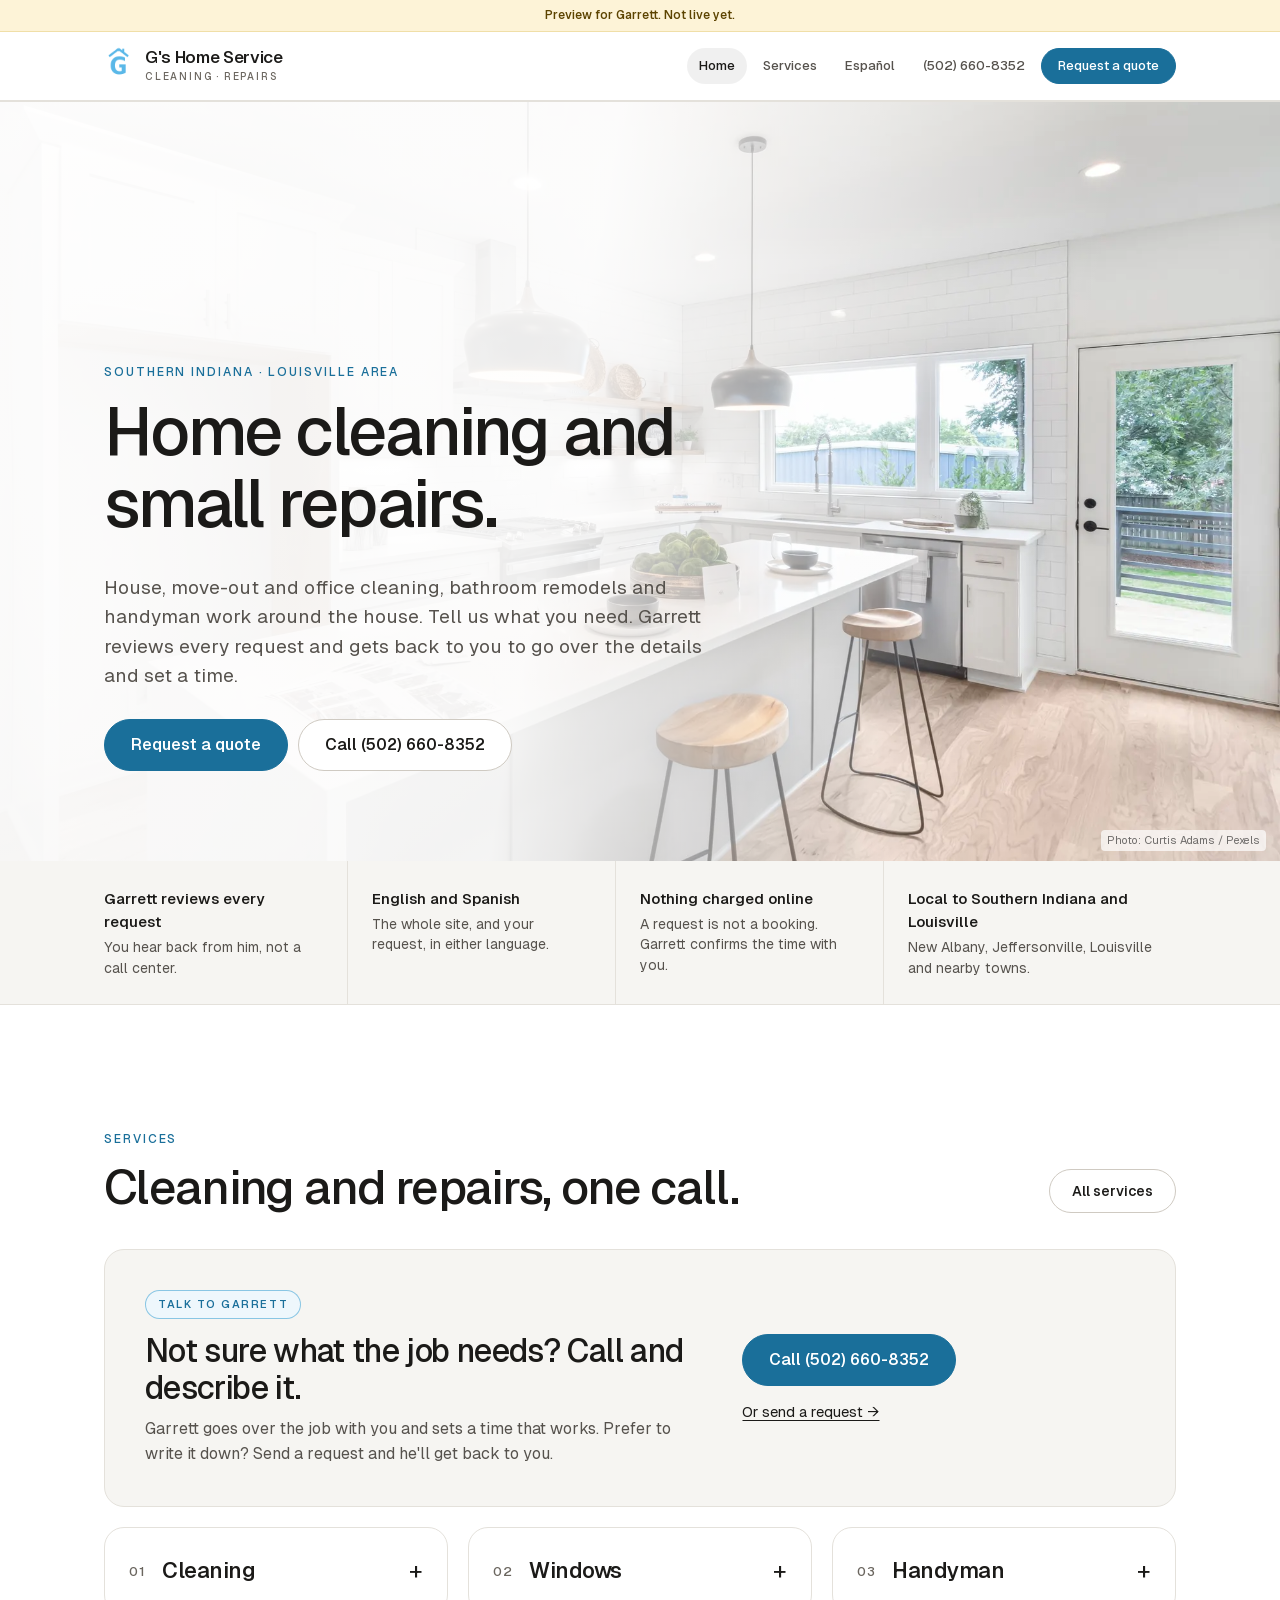
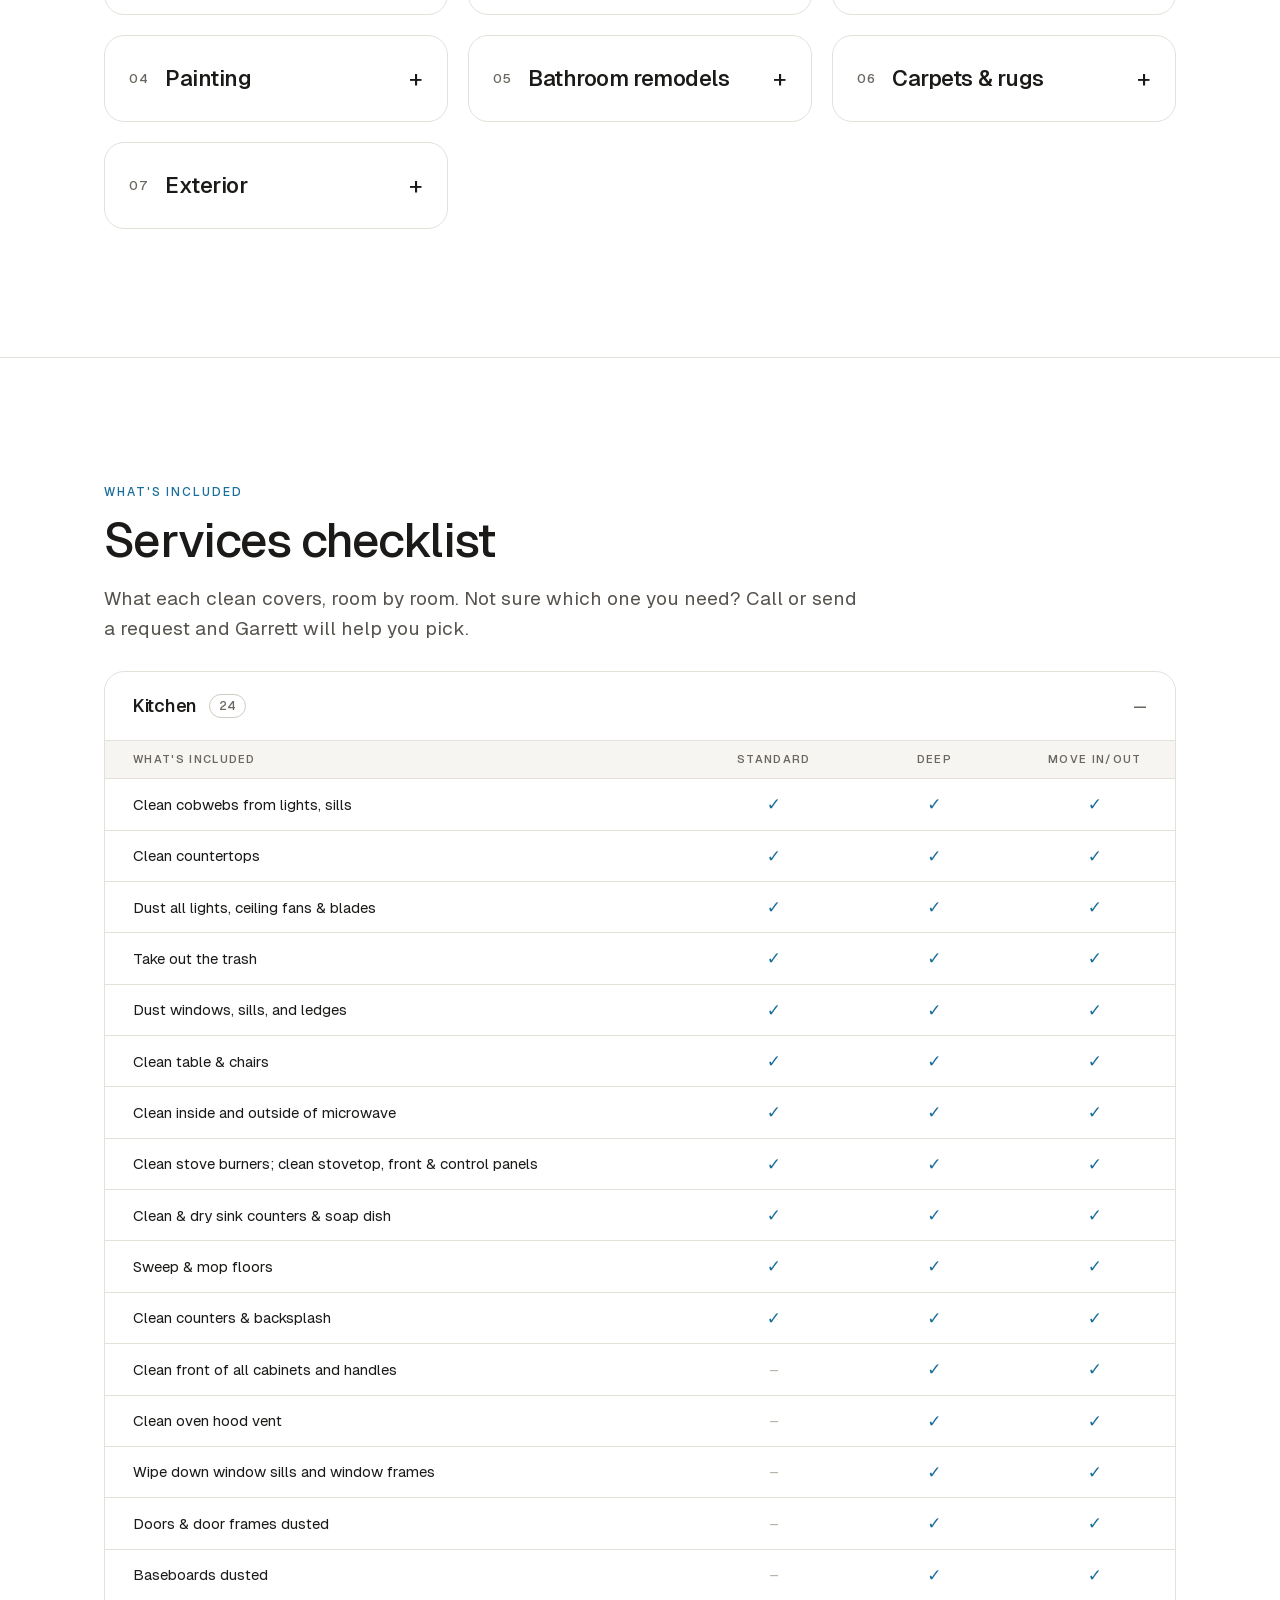
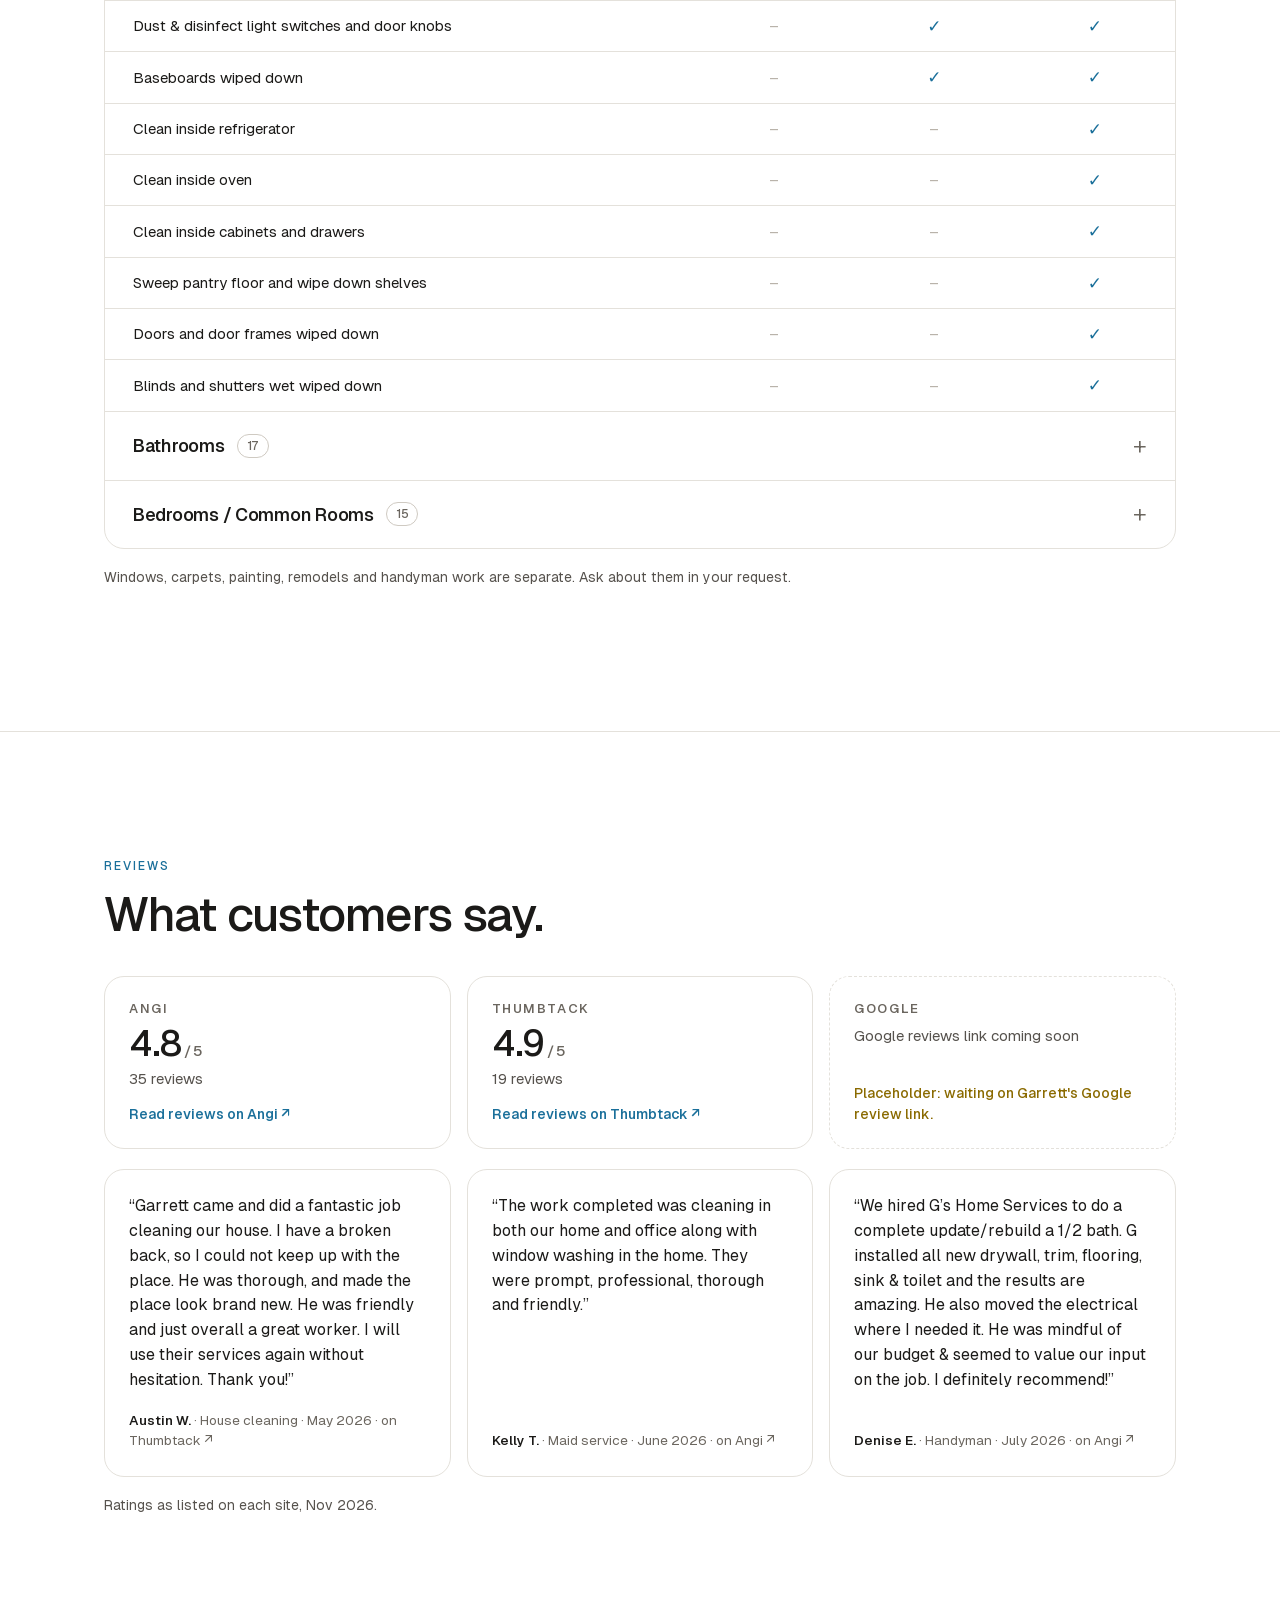
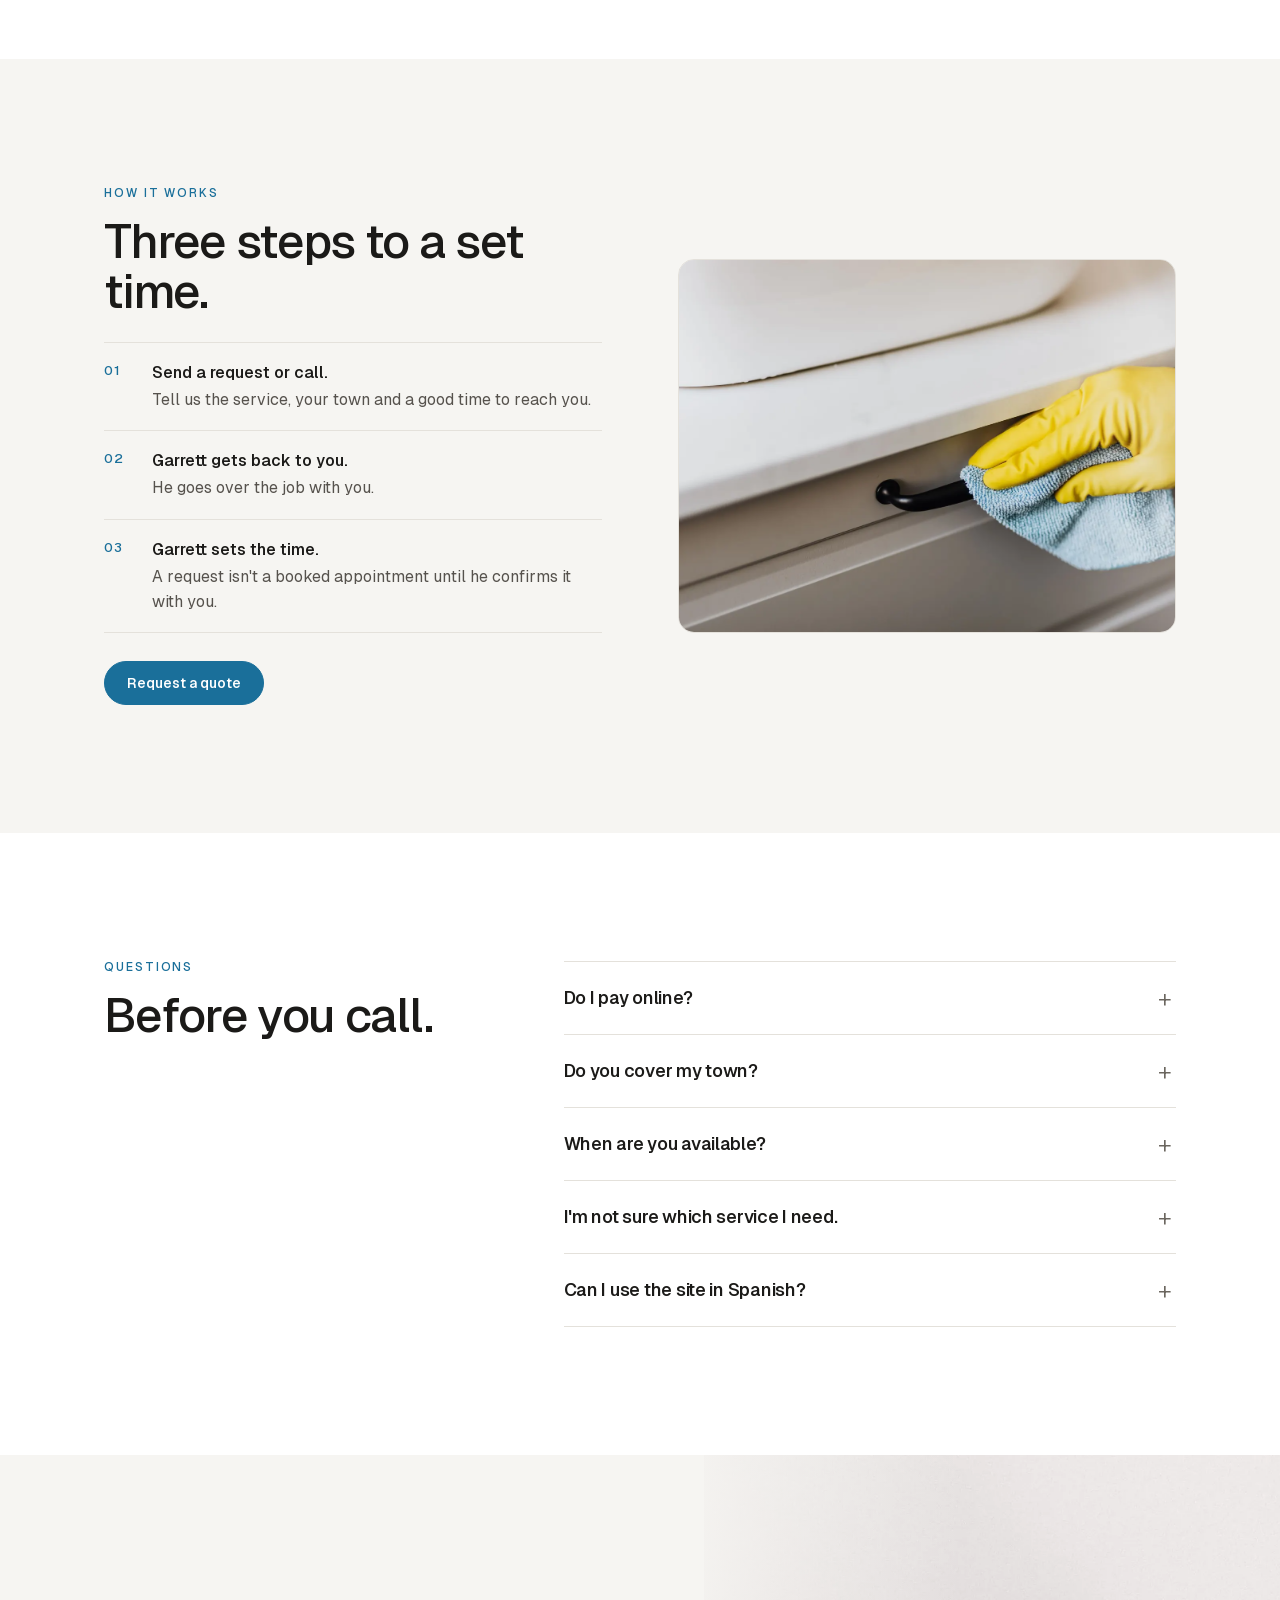
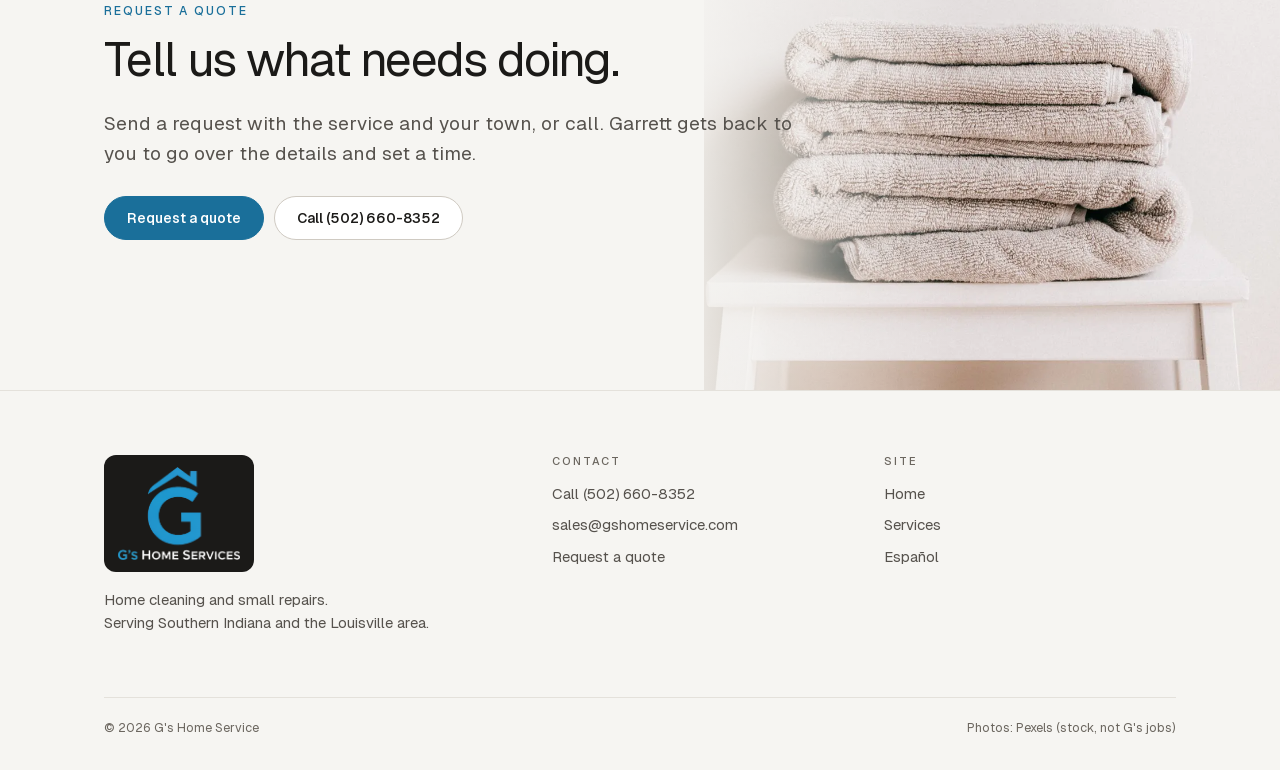
<file: index.html>
<!doctype html>
<html lang="en">
<head>
<meta charset="utf-8">
<meta name="viewport" content="width=device-width, initial-scale=1, viewport-fit=cover">
<meta name="robots" content="noindex, nofollow"> <!-- PREVIEW: delete this one line at launch -->
<meta name="gs-build" content="v2.1">
<title>Home cleaning and small repairs | G's Home Service</title>
<meta name="description" content="G&#x27;s Home Service: home cleaning and small repairs in Southern Indiana and the Louisville area.">
<meta property="og:title" content="G's Home Service">
<meta property="og:description" content="G&#x27;s Home Service: home cleaning and small repairs in Southern Indiana and the Louisville area.">
<meta property="og:type" content="website">
<meta property="og:image" content="assets/photos/hero-kitchen.jpg">
<link rel="alternate" hreflang="es" href="es/index.html">
<link rel="icon" href="favicon-32.png" sizes="32x32">
<link rel="apple-touch-icon" href="apple-touch-icon.png">
<meta name="theme-color" content="#ffffff">
<link rel="preload" href="assets/fonts/geist-sans-variable.woff2" as="font" type="font/woff2" crossorigin>
<link rel="stylesheet" href="styles.css">
</head>
<body>
<a class="skip" href="#main">Skip to content</a>
<div class="preview-flag">Preview for Garrett. Not live yet.</div>
<header class="top"><div class="wrap">
<a class="brand" href="index.html"><img src="assets/g-mark.png" alt="" width="29" height="40"><span><b>G's Home Service</b><small>Cleaning · Repairs</small></span></a>
<button class="menu-btn" aria-expanded="false" aria-controls="nav">Menu</button>
<nav class="main" id="nav" aria-label="Main"><a href="index.html" aria-current="page">Home</a><a href="services.html">Services</a><a href="es/index.html" hreflang="es" lang="es">Español</a><a href="tel:+15026608352">(502) 660-8352</a><a class="btn sm" href="request.html">Request a quote</a></nav>
</div></header>
<main id="main">
<section class="hero"><picture><source type="image/webp" srcset="assets/photos/hero-kitchen.webp"><img src="assets/photos/hero-kitchen.jpg" alt="A clean, bright kitchen" loading="eager" decoding="async"></picture>
<div class="wrap">
<span class="eyebrow">Southern Indiana · Louisville area</span>
<h1>Home cleaning and small repairs.</h1>
<p class="lede">House, move-out and office cleaning, bathroom remodels and handyman work around the house. Tell us what you need. Garrett reviews every request and gets back to you to go over the details and set a time.</p>
<div class="actions"><a class="btn big" href="request.html">Request a quote</a><a class="btn big line-light" href="tel:+15026608352">Call (502) 660-8352</a></div>
</div>
<span class="credit">Photo: Curtis Adams / Pexels</span>
</section>
<section class="facts"><div class="wrap"><ul>
<li><b>Garrett reviews every request</b><span>You hear back from him, not a call center.</span></li>
<li><b>English and Spanish</b><span>The whole site, and your request, in either language.</span></li>
<li><b>Nothing charged online</b><span>A request is not a booking. Garrett confirms the time with you.</span></li>
<li><b>Local to Southern Indiana and Louisville</b><span>New Albany, Jeffersonville, Louisville and nearby towns.</span></li>
</ul></div></section>
<section id="services"><div class="wrap">
<div class="sec-head"><div><span class="eyebrow">Services</span><h2>Cleaning and repairs, one call.</h2></div>
<a class="btn ghost" href="services.html">All services</a></div>
<div class="fd-card">
<div><span class="tag blue">Talk to Garrett</span>
<h3>Not sure what the job needs? Call and describe it.</h3>
<p>Garrett goes over the job with you and sets a time that works. Prefer to write it down? Send a request and he'll get back to you.</p></div>
<div class="fd-card-actions"><a class="btn big" href="tel:+15026608352">Call (502) 660-8352</a><a class="fd-card-link" href="request.html">Or send a request →</a></div>
</div>
<!-- svc:start -->
<ul class="offer-grid service-accordions">
<li class="offer"><details class="service-category"><summary><span class="num">01</span><h3>Cleaning</h3></summary><div class="service-content"><ul class="subs"><li>Standard clean</li><li>Deep clean</li><li>Move-in / move-out clean</li><li>Recurring cleaning</li><li>Commercial &amp; janitorial</li></ul><a class="svc-link" href="services.html#checklist">See the cleaning checklist</a></div></details></li>
<li class="offer"><details class="service-category"><summary><span class="num">02</span><h3>Windows</h3></summary><div class="service-content"><ul class="subs"><li>Residential</li></ul></div></details></li>
<li class="offer"><details class="service-category"><summary><span class="num">03</span><h3>Handyman</h3></summary><div class="service-content"><ul class="subs"><li>Drywall repair</li><li>Trim &amp; door molding</li><li>Flooring</li><li>Light fixtures</li><li>Other small repairs: just ask</li></ul></div></details></li>
<li class="offer"><details class="service-category"><summary><span class="num">04</span><h3>Painting</h3></summary><div class="service-content"><p>Ask us to confirm the scope for your job.</p></div></details></li>
<li class="offer"><details class="service-category"><summary><span class="num">05</span><h3>Bathroom remodels</h3></summary><div class="service-content"><ul class="subs"><li>Half-bath &amp; small bath updates</li><li>Vanity, sink &amp; faucet</li><li>Toilet install</li><li>Flooring</li><li>Drywall &amp; trim</li></ul></div></details></li>
<li class="offer"><details class="service-category"><summary><span class="num">06</span><h3>Carpets &amp; rugs</h3></summary><div class="service-content"><ul class="subs"><li>Carpet cleaning</li><li>Rug cleaning</li></ul></div></details></li>
<li class="offer"><details class="service-category"><summary><span class="num">07</span><h3>Exterior</h3></summary><div class="service-content"><p>Ask us to confirm the scope for your job.</p></div></details></li>
</ul>
<!-- svc:end -->
</div></section>
<!-- checklist:start (verbatim from gshomeservice.com; built by tools/build_sections.py) -->
<section class="checklist" id="checklist"><div class="wrap">
<div class="sec-head"><div><span class="eyebrow">What&#x27;s included</span><h2>Services checklist</h2></div></div>
<p class="lede ck-lede">What each clean covers, room by room. Not sure which one you need? Call or send a request and Garrett will help you pick.</p>
<div class="ck">
<details open><summary>Kitchen<span class="ck-n">24</span></summary>
<table><caption class="sr">Kitchen</caption><thead><tr><th scope="col">What&#x27;s included</th><th scope="col">Standard</th><th scope="col">Deep</th><th scope="col">Move In/Out</th></tr></thead><tbody>
<tr><th scope="row">Clean cobwebs from lights, sills</th><td class="y"><span class="sr">Included</span></td><td class="y"><span class="sr">Included</span></td><td class="y"><span class="sr">Included</span></td></tr>
<tr><th scope="row">Clean countertops</th><td class="y"><span class="sr">Included</span></td><td class="y"><span class="sr">Included</span></td><td class="y"><span class="sr">Included</span></td></tr>
<tr><th scope="row">Dust all lights, ceiling fans &amp; blades</th><td class="y"><span class="sr">Included</span></td><td class="y"><span class="sr">Included</span></td><td class="y"><span class="sr">Included</span></td></tr>
<tr><th scope="row">Take out the trash</th><td class="y"><span class="sr">Included</span></td><td class="y"><span class="sr">Included</span></td><td class="y"><span class="sr">Included</span></td></tr>
<tr><th scope="row">Dust windows, sills, and ledges</th><td class="y"><span class="sr">Included</span></td><td class="y"><span class="sr">Included</span></td><td class="y"><span class="sr">Included</span></td></tr>
<tr><th scope="row">Clean table &amp; chairs</th><td class="y"><span class="sr">Included</span></td><td class="y"><span class="sr">Included</span></td><td class="y"><span class="sr">Included</span></td></tr>
<tr><th scope="row">Clean inside and outside of microwave</th><td class="y"><span class="sr">Included</span></td><td class="y"><span class="sr">Included</span></td><td class="y"><span class="sr">Included</span></td></tr>
<tr><th scope="row">Clean stove burners; clean stovetop, front &amp; control panels</th><td class="y"><span class="sr">Included</span></td><td class="y"><span class="sr">Included</span></td><td class="y"><span class="sr">Included</span></td></tr>
<tr><th scope="row">Clean &amp; dry sink counters &amp; soap dish</th><td class="y"><span class="sr">Included</span></td><td class="y"><span class="sr">Included</span></td><td class="y"><span class="sr">Included</span></td></tr>
<tr><th scope="row">Sweep &amp; mop floors</th><td class="y"><span class="sr">Included</span></td><td class="y"><span class="sr">Included</span></td><td class="y"><span class="sr">Included</span></td></tr>
<tr><th scope="row">Clean counters &amp; backsplash</th><td class="y"><span class="sr">Included</span></td><td class="y"><span class="sr">Included</span></td><td class="y"><span class="sr">Included</span></td></tr>
<tr><th scope="row">Clean front of all cabinets and handles</th><td class="n"><span class="sr">Not included</span></td><td class="y"><span class="sr">Included</span></td><td class="y"><span class="sr">Included</span></td></tr>
<tr><th scope="row">Clean oven hood vent</th><td class="n"><span class="sr">Not included</span></td><td class="y"><span class="sr">Included</span></td><td class="y"><span class="sr">Included</span></td></tr>
<tr><th scope="row">Wipe down window sills and window frames</th><td class="n"><span class="sr">Not included</span></td><td class="y"><span class="sr">Included</span></td><td class="y"><span class="sr">Included</span></td></tr>
<tr><th scope="row">Doors &amp; door frames dusted</th><td class="n"><span class="sr">Not included</span></td><td class="y"><span class="sr">Included</span></td><td class="y"><span class="sr">Included</span></td></tr>
<tr><th scope="row">Baseboards dusted</th><td class="n"><span class="sr">Not included</span></td><td class="y"><span class="sr">Included</span></td><td class="y"><span class="sr">Included</span></td></tr>
<tr><th scope="row">Dust &amp; disinfect light switches and door knobs</th><td class="n"><span class="sr">Not included</span></td><td class="y"><span class="sr">Included</span></td><td class="y"><span class="sr">Included</span></td></tr>
<tr><th scope="row">Baseboards wiped down</th><td class="n"><span class="sr">Not included</span></td><td class="y"><span class="sr">Included</span></td><td class="y"><span class="sr">Included</span></td></tr>
<tr><th scope="row">Clean inside refrigerator</th><td class="n"><span class="sr">Not included</span></td><td class="n"><span class="sr">Not included</span></td><td class="y"><span class="sr">Included</span></td></tr>
<tr><th scope="row">Clean inside oven</th><td class="n"><span class="sr">Not included</span></td><td class="n"><span class="sr">Not included</span></td><td class="y"><span class="sr">Included</span></td></tr>
<tr><th scope="row">Clean inside cabinets and drawers</th><td class="n"><span class="sr">Not included</span></td><td class="n"><span class="sr">Not included</span></td><td class="y"><span class="sr">Included</span></td></tr>
<tr><th scope="row">Sweep pantry floor and wipe down shelves</th><td class="n"><span class="sr">Not included</span></td><td class="n"><span class="sr">Not included</span></td><td class="y"><span class="sr">Included</span></td></tr>
<tr><th scope="row">Doors and door frames wiped down</th><td class="n"><span class="sr">Not included</span></td><td class="n"><span class="sr">Not included</span></td><td class="y"><span class="sr">Included</span></td></tr>
<tr><th scope="row">Blinds and shutters wet wiped down</th><td class="n"><span class="sr">Not included</span></td><td class="n"><span class="sr">Not included</span></td><td class="y"><span class="sr">Included</span></td></tr>
</tbody></table></details>
<details><summary>Bathrooms<span class="ck-n">17</span></summary>
<table><caption class="sr">Bathrooms</caption><thead><tr><th scope="col">What&#x27;s included</th><th scope="col">Standard</th><th scope="col">Deep</th><th scope="col">Move In/Out</th></tr></thead><tbody>
<tr><th scope="row">Clean all cobwebs &amp; dust shelves</th><td class="y"><span class="sr">Included</span></td><td class="y"><span class="sr">Included</span></td><td class="y"><span class="sr">Included</span></td></tr>
<tr><th scope="row">Clean, buff all mirrors &amp; glass</th><td class="y"><span class="sr">Included</span></td><td class="y"><span class="sr">Included</span></td><td class="y"><span class="sr">Included</span></td></tr>
<tr><th scope="row">Clean countertops &amp; backsplash</th><td class="y"><span class="sr">Included</span></td><td class="y"><span class="sr">Included</span></td><td class="y"><span class="sr">Included</span></td></tr>
<tr><th scope="row">Dust all light fixtures &amp; clean sink(s)</th><td class="y"><span class="sr">Included</span></td><td class="y"><span class="sr">Included</span></td><td class="y"><span class="sr">Included</span></td></tr>
<tr><th scope="row">Clean &amp; dry shower door, track &amp; glass</th><td class="y"><span class="sr">Included</span></td><td class="y"><span class="sr">Included</span></td><td class="y"><span class="sr">Included</span></td></tr>
<tr><th scope="row">Clean &amp; dry sink</th><td class="y"><span class="sr">Included</span></td><td class="y"><span class="sr">Included</span></td><td class="y"><span class="sr">Included</span></td></tr>
<tr><th scope="row">Clean inside &amp; outside of toilet</th><td class="y"><span class="sr">Included</span></td><td class="y"><span class="sr">Included</span></td><td class="y"><span class="sr">Included</span></td></tr>
<tr><th scope="row">Empty garbage</th><td class="y"><span class="sr">Included</span></td><td class="y"><span class="sr">Included</span></td><td class="y"><span class="sr">Included</span></td></tr>
<tr><th scope="row">Sweep/vacuum &amp; mop floors</th><td class="y"><span class="sr">Included</span></td><td class="y"><span class="sr">Included</span></td><td class="y"><span class="sr">Included</span></td></tr>
<tr><th scope="row">Dust &amp; wipe down all window sills, frames &amp; ledges</th><td class="y"><span class="sr">Included</span></td><td class="y"><span class="sr">Included</span></td><td class="y"><span class="sr">Included</span></td></tr>
<tr><th scope="row">Cabinet fronts cleaned</th><td class="y"><span class="sr">Included</span></td><td class="y"><span class="sr">Included</span></td><td class="y"><span class="sr">Included</span></td></tr>
<tr><th scope="row">Doors, frames dusted &amp; wiped down</th><td class="n"><span class="sr">Not included</span></td><td class="y"><span class="sr">Included</span></td><td class="y"><span class="sr">Included</span></td></tr>
<tr><th scope="row">Tile grout scrubbed</th><td class="n"><span class="sr">Not included</span></td><td class="y"><span class="sr">Included</span></td><td class="y"><span class="sr">Included</span></td></tr>
<tr><th scope="row">Dust &amp; wipe down baseboards</th><td class="n"><span class="sr">Not included</span></td><td class="y"><span class="sr">Included</span></td><td class="y"><span class="sr">Included</span></td></tr>
<tr><th scope="row">Clean inside cabinets</th><td class="n"><span class="sr">Not included</span></td><td class="n"><span class="sr">Not included</span></td><td class="y"><span class="sr">Included</span></td></tr>
<tr><th scope="row">Dust &amp; wipe blinds</th><td class="n"><span class="sr">Not included</span></td><td class="n"><span class="sr">Not included</span></td><td class="y"><span class="sr">Included</span></td></tr>
<tr><th scope="row">Clean inside medicine cabinet</th><td class="n"><span class="sr">Not included</span></td><td class="n"><span class="sr">Not included</span></td><td class="y"><span class="sr">Included</span></td></tr>
</tbody></table></details>
<details><summary>Bedrooms / Common Rooms<span class="ck-n">15</span></summary>
<table><caption class="sr">Bedrooms / Common Rooms</caption><thead><tr><th scope="col">What&#x27;s included</th><th scope="col">Standard</th><th scope="col">Deep</th><th scope="col">Move In/Out</th></tr></thead><tbody>
<tr><th scope="row">Clean cobwebs, dust shelves</th><td class="y"><span class="sr">Included</span></td><td class="y"><span class="sr">Included</span></td><td class="y"><span class="sr">Included</span></td></tr>
<tr><th scope="row">Dust ceiling fan &amp; blades</th><td class="y"><span class="sr">Included</span></td><td class="y"><span class="sr">Included</span></td><td class="y"><span class="sr">Included</span></td></tr>
<tr><th scope="row">Clean &amp; buff mirrors</th><td class="y"><span class="sr">Included</span></td><td class="y"><span class="sr">Included</span></td><td class="y"><span class="sr">Included</span></td></tr>
<tr><th scope="row">Dust furniture, lamps, lamp shades &amp; hanging lights</th><td class="y"><span class="sr">Included</span></td><td class="y"><span class="sr">Included</span></td><td class="y"><span class="sr">Included</span></td></tr>
<tr><th scope="row">Clean window sills, window frames &amp; chair rails</th><td class="y"><span class="sr">Included</span></td><td class="y"><span class="sr">Included</span></td><td class="y"><span class="sr">Included</span></td></tr>
<tr><th scope="row">Vacuum / mop floor</th><td class="y"><span class="sr">Included</span></td><td class="y"><span class="sr">Included</span></td><td class="y"><span class="sr">Included</span></td></tr>
<tr><th scope="row">Make beds &amp; change sheets (if clean sheets are made available)</th><td class="y"><span class="sr">Included</span></td><td class="y"><span class="sr">Included</span></td><td class="y"><span class="sr">Included</span></td></tr>
<tr><th scope="row">Clean all light switches &amp; door knobs</th><td class="y"><span class="sr">Included</span></td><td class="y"><span class="sr">Included</span></td><td class="y"><span class="sr">Included</span></td></tr>
<tr><th scope="row">Tidy area, fold blankets, arrange pillows, etc.</th><td class="y"><span class="sr">Included</span></td><td class="y"><span class="sr">Included</span></td><td class="y"><span class="sr">Included</span></td></tr>
<tr><th scope="row">Empty garbage</th><td class="y"><span class="sr">Included</span></td><td class="y"><span class="sr">Included</span></td><td class="y"><span class="sr">Included</span></td></tr>
<tr><th scope="row">Dust window sills &amp; window frames</th><td class="y"><span class="sr">Included</span></td><td class="y"><span class="sr">Included</span></td><td class="y"><span class="sr">Included</span></td></tr>
<tr><th scope="row">Doors, frames dusted &amp; wiped down</th><td class="n"><span class="sr">Not included</span></td><td class="y"><span class="sr">Included</span></td><td class="y"><span class="sr">Included</span></td></tr>
<tr><th scope="row">Dust &amp; wipe down baseboards</th><td class="n"><span class="sr">Not included</span></td><td class="y"><span class="sr">Included</span></td><td class="y"><span class="sr">Included</span></td></tr>
<tr><th scope="row">Clean closet area</th><td class="n"><span class="sr">Not included</span></td><td class="n"><span class="sr">Not included</span></td><td class="y"><span class="sr">Included</span></td></tr>
<tr><th scope="row">Dust &amp; wipe blinds</th><td class="n"><span class="sr">Not included</span></td><td class="n"><span class="sr">Not included</span></td><td class="y"><span class="sr">Included</span></td></tr>
</tbody></table></details>
</div>
<p class="small ck-foot">Windows, carpets, painting, remodels and handyman work are separate. Ask about them in your request.</p>
</div></section>
<!-- checklist:end -->
<!-- reviews:start (verified public profiles; see checklist/build_checklist.py) -->
<section class="reviews" id="reviews"><div class="wrap">
<div class="sec-head"><div><span class="eyebrow">Reviews</span><h2>What customers say.</h2></div></div>
<ul class="rv-plat">
<li><a href="https://www.angi.com/companylist/us/in/jeffersonville/gs-home-services-reviews-1.htm" target="_blank" rel="noopener"><b>Angi</b><span class="rv-score">4.8<small> / 5</small></span><span class="rv-n">35 reviews</span><span class="rv-go">Read reviews on Angi ↗</span></a></li>
<li><a href="https://www.thumbtack.com/ky/louisville/house-cleaning/gs-home-services/service/573845415730200603" target="_blank" rel="noopener"><b>Thumbtack</b><span class="rv-score">4.9<small> / 5</small></span><span class="rv-n">19 reviews</span><span class="rv-go">Read reviews on Thumbtack ↗</span></a></li>
<li class="rv-ph"><div><b>Google</b><span class="rv-n">Google reviews link coming soon</span><span class="rv-go">Placeholder: waiting on Garrett's Google review link.</span></div></li>
</ul><ul class="rv-quotes">
<li><a href="https://www.thumbtack.com/ky/louisville/house-cleaning/gs-home-services/service/573845415730200603" target="_blank" rel="noopener"><blockquote>“Garrett came and did a fantastic job cleaning our house. I have a broken back, so I could not keep up with the place. He was thorough, and made the place look brand new. He was friendly and just overall a great worker. I will use their services again without hesitation. Thank you!”</blockquote><span class="rv-who"><b>Austin W.</b> · House cleaning · May 2026 · on Thumbtack ↗</span></a></li>
<li><a href="https://www.angi.com/companylist/us/in/jeffersonville/gs-home-services-reviews-1.htm" target="_blank" rel="noopener"><blockquote>“The work completed was cleaning in both our home and office along with window washing in the home. They were prompt, professional, thorough and friendly.”</blockquote><span class="rv-who"><b>Kelly T.</b> · Maid service · June 2026 · on Angi ↗</span></a></li>
<li><a href="https://www.angi.com/companylist/us/in/jeffersonville/gs-home-services-reviews-1.htm" target="_blank" rel="noopener"><blockquote>“We hired G’s Home Services to do a complete update/rebuild a 1/2 bath. G installed all new drywall, trim, flooring, sink &amp; toilet and the results are amazing. He also moved the electrical where I needed it. He was mindful of our budget &amp; seemed to value our input on the job. I definitely recommend!”</blockquote><span class="rv-who"><b>Denise E.</b> · Handyman · July 2026 · on Angi ↗</span></a></li>
</ul>
<p class="small">Ratings as listed on each site, Nov 2026.</p>
</div></section>
<!-- reviews:end -->
<section class="alt"><div class="wrap grid2">
<div><span class="eyebrow">How it works</span><h2>Three steps to a set time.</h2>
<ol class="steps">
<li><b>Send a request or call.</b>Tell us the service, your town and a good time to reach you.</li>
<li><b>Garrett gets back to you.</b>He goes over the job with you.</li>
<li><b>Garrett sets the time.</b>A request isn't a booked appointment until he confirms it with you.</li>
</ol>
<div class="actions"><a class="btn" href="request.html">Request a quote</a></div></div>
<figure class="photo"><picture><source type="image/webp" srcset="assets/photos/detail-cleaning.webp"><img src="assets/photos/detail-cleaning.jpg" alt="A gloved hand wiping a cabinet handle" loading="eager" decoding="async"></picture></figure>
</div></section>
<section><div class="wrap faq-grid">
<div><span class="eyebrow">Questions</span><h2>Before you call.</h2></div>
<div class="faq"><details><summary>Do I pay online?</summary><p>No. Nothing is charged on this website. A request just lets Garrett know what you need.</p></details><details><summary>Do you cover my town?</summary><p>We serve Southern Indiana and the Louisville area. Not sure if you're in the area? Call or send a request with your town and we'll let you know.</p></details><details><summary>When are you available?</summary><p>Call or send a request for availability.</p></details><details><summary>I'm not sure which service I need.</summary><p>Choose "Something else" on the request form and describe the job. Garrett will help you figure it out.</p></details><details><summary>Can I use the site in Spanish?</summary><p>Yes. Tap Español in the menu on any page.</p></details></div>
</div></section>
<section class="band"><picture><source type="image/webp" srcset="assets/photos/detail-towels.webp"><img src="assets/photos/detail-towels.jpg" alt="Folded towels on a stool" loading="eager" decoding="async"></picture>
<div class="wrap"><span class="eyebrow" style="color:rgba(252,252,252,.6)">Request a quote</span>
<h2>Tell us what needs doing.</h2>
<p class="lede">Send a request with the service and your town, or call. Garrett gets back to you to go over the details and set a time.</p>
<div class="actions"><a class="btn" href="request.html">Request a quote</a><a class="btn line-light" href="tel:+15026608352">Call (502) 660-8352</a></div>
</div></section>
</main>
<footer><div class="wrap">
<div class="grid">
<div><img class="flogo" src="assets/gs-logo.png" alt="G's Home Service" width="150" height="114"><p>Home cleaning and small repairs.<br>Serving Southern Indiana and the Louisville area.</p></div>
<div><h2 class="fh">Contact</h2><ul><li><a href="tel:+15026608352">Call (502) 660-8352</a></li><li><a href="mailto:sales@gshomeservice.com">sales@gshomeservice.com</a></li><li><a href="request.html">Request a quote</a></li></ul></div>
<div><h2 class="fh">Site</h2><ul><li><a href="index.html">Home</a></li><li><a href="services.html">Services</a></li><li><a href="es/index.html">Español</a></li></ul></div>
</div>
<div class="legal"><span>© 2026 G's Home Service</span><span>Photos: Pexels (stock, not G's jobs)</span></div>
</div></footer>
<nav class="callbar" aria-label="Quick contact"><a class="btn ghost" href="request.html">Request a quote</a><a class="btn" href="tel:+15026608352">Call now</a></nav>
<script src="app.js" defer></script>
</body>
</html>
</file>
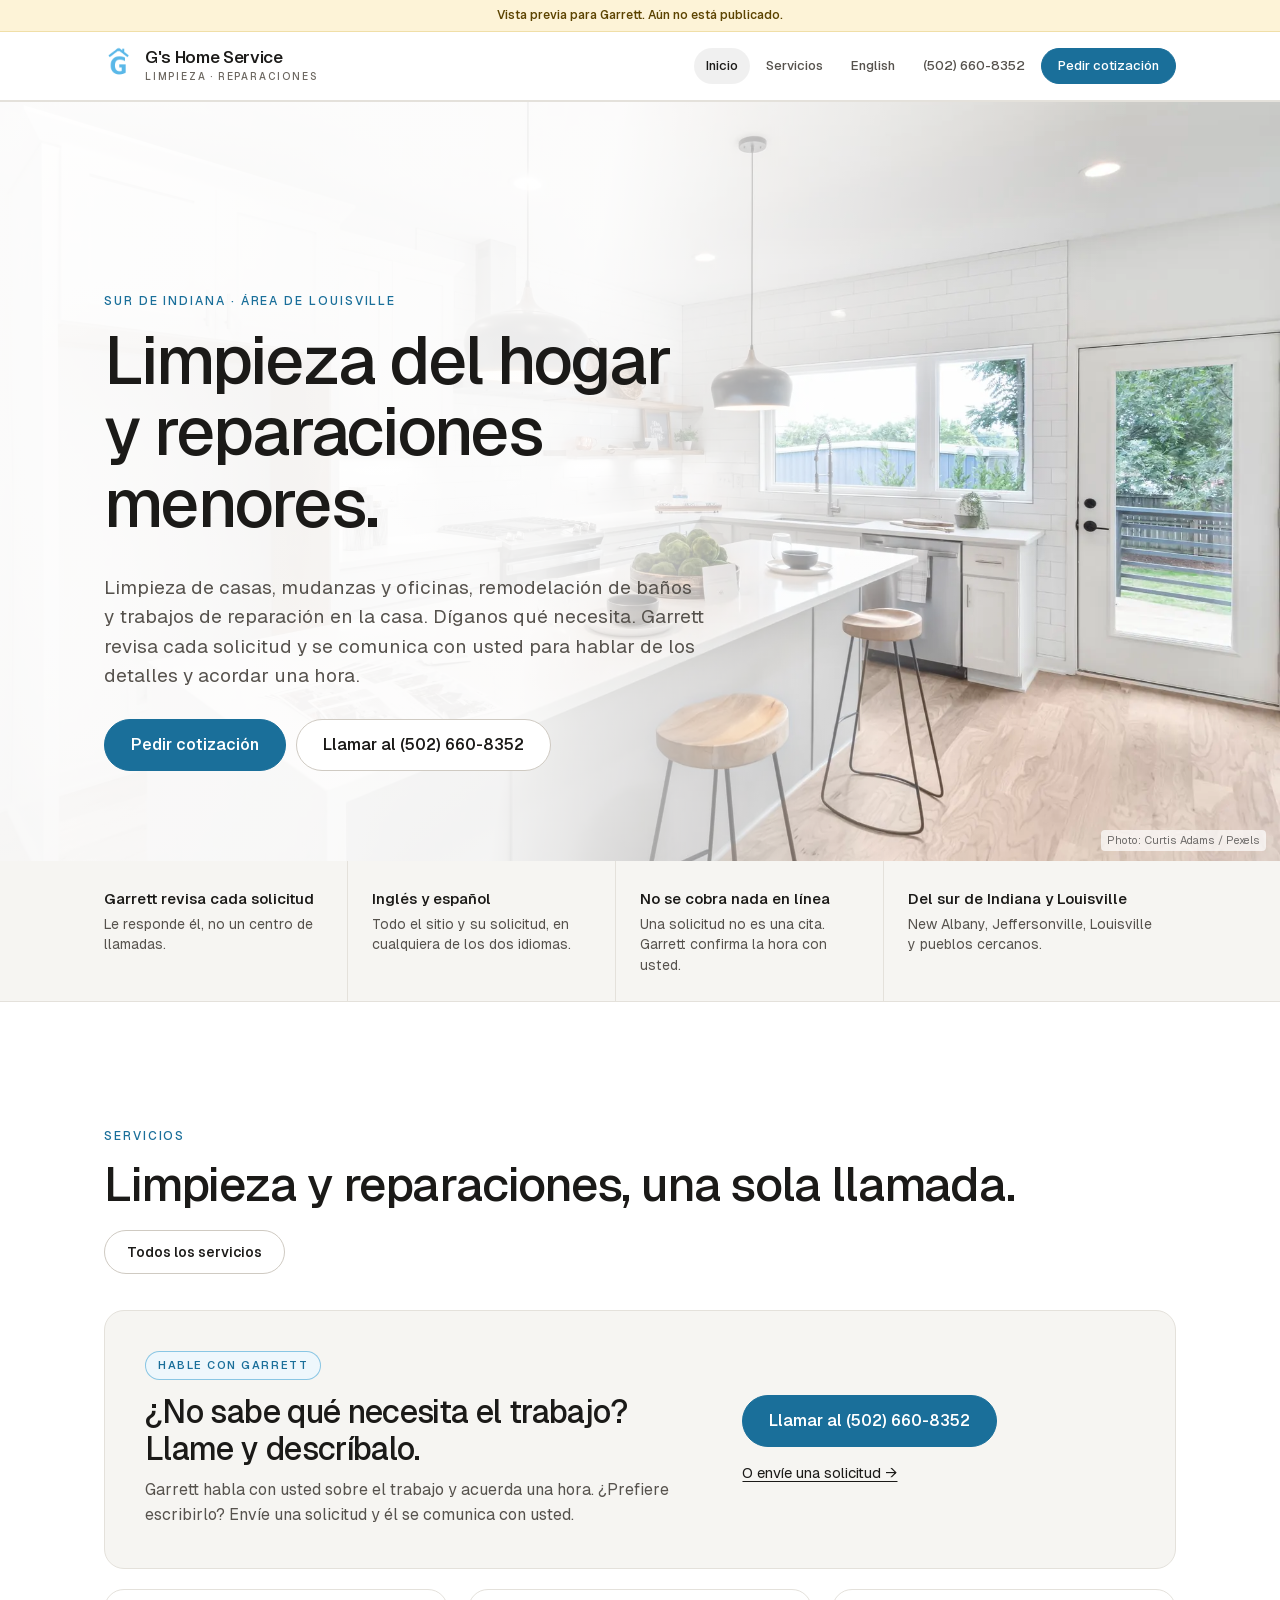
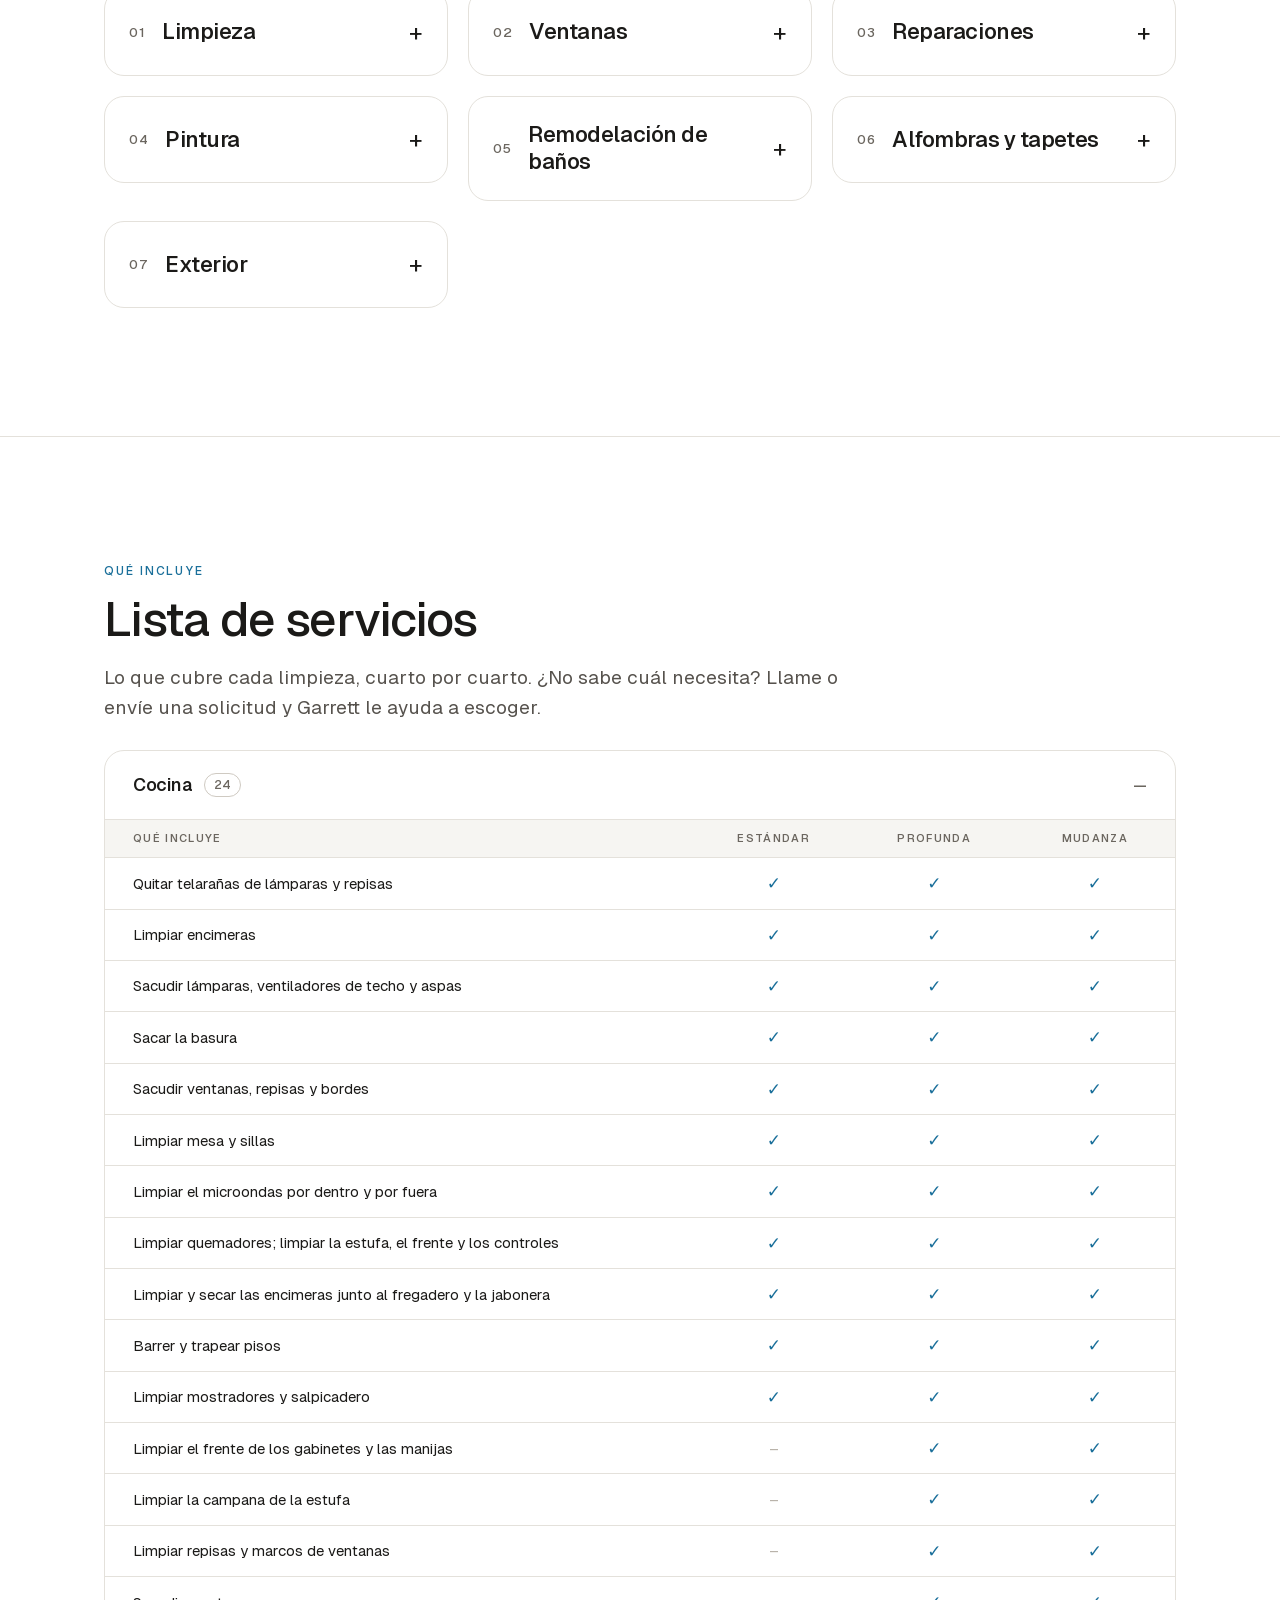
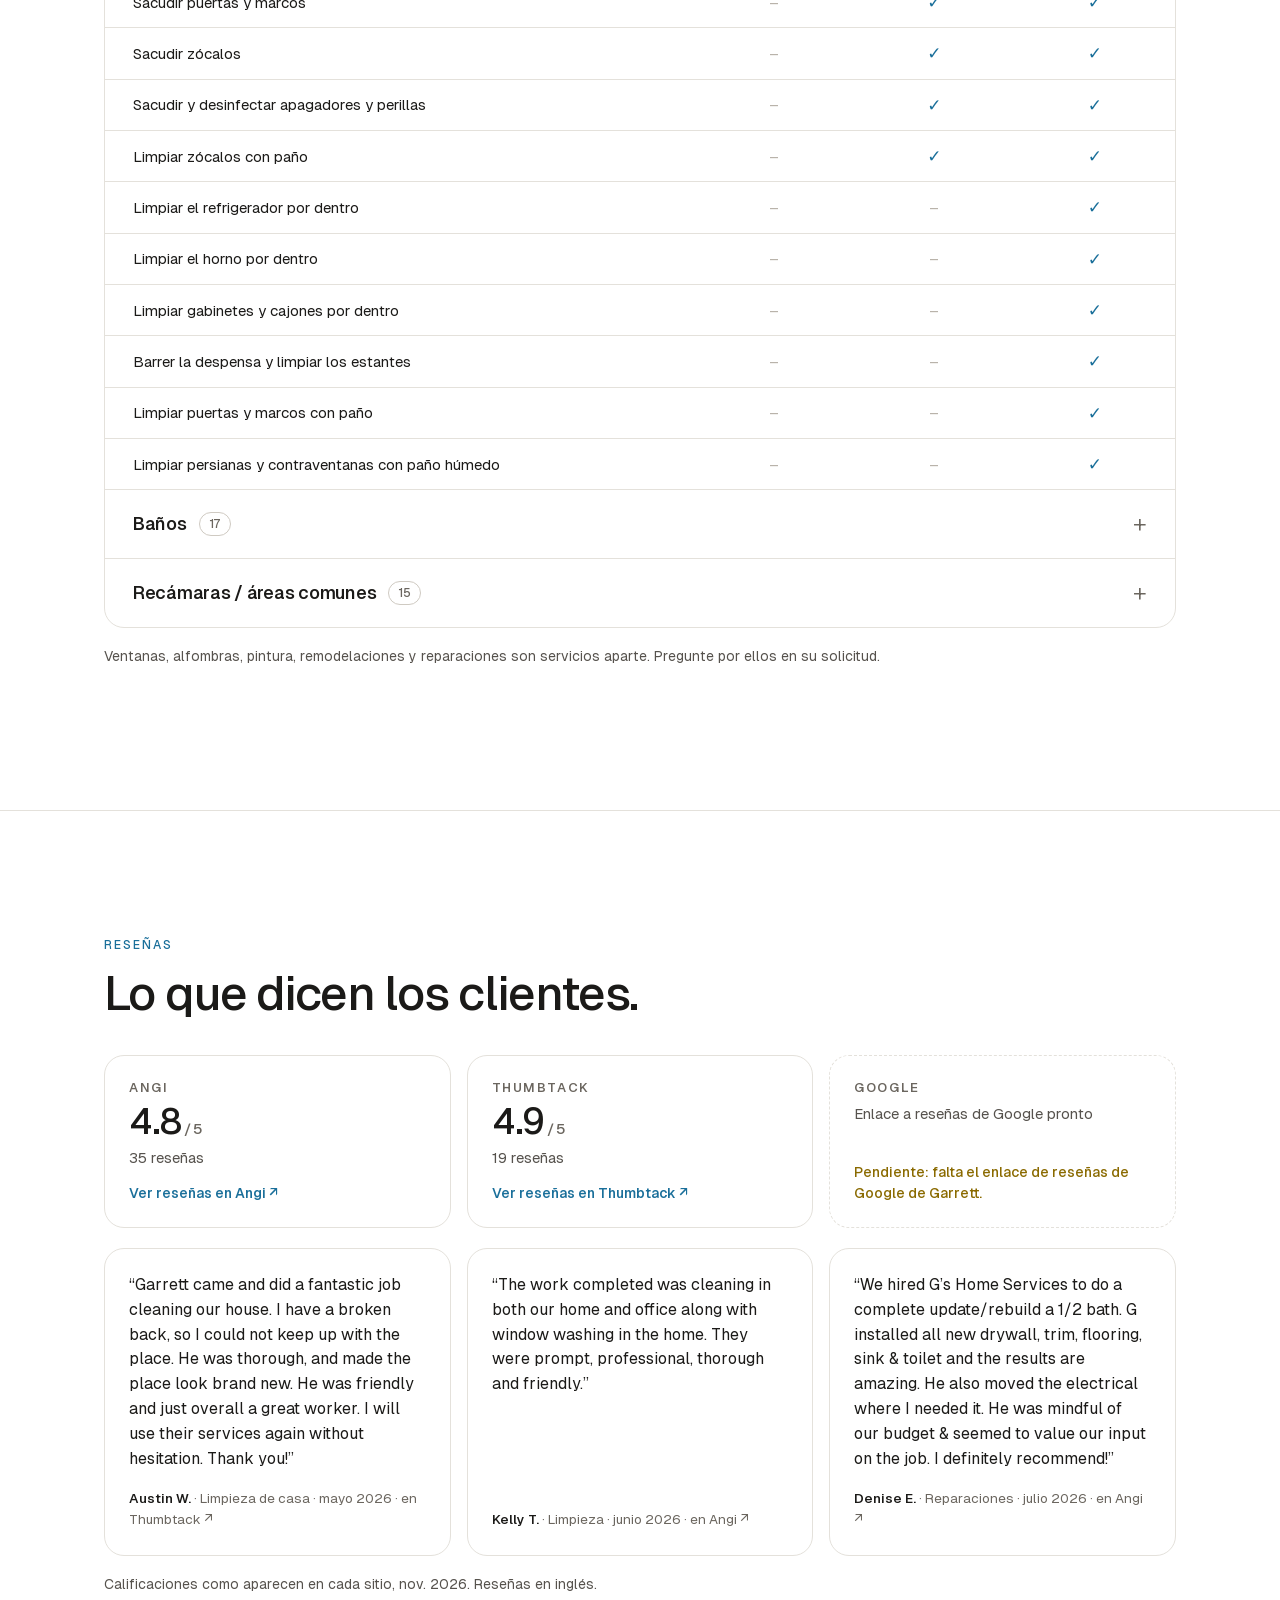
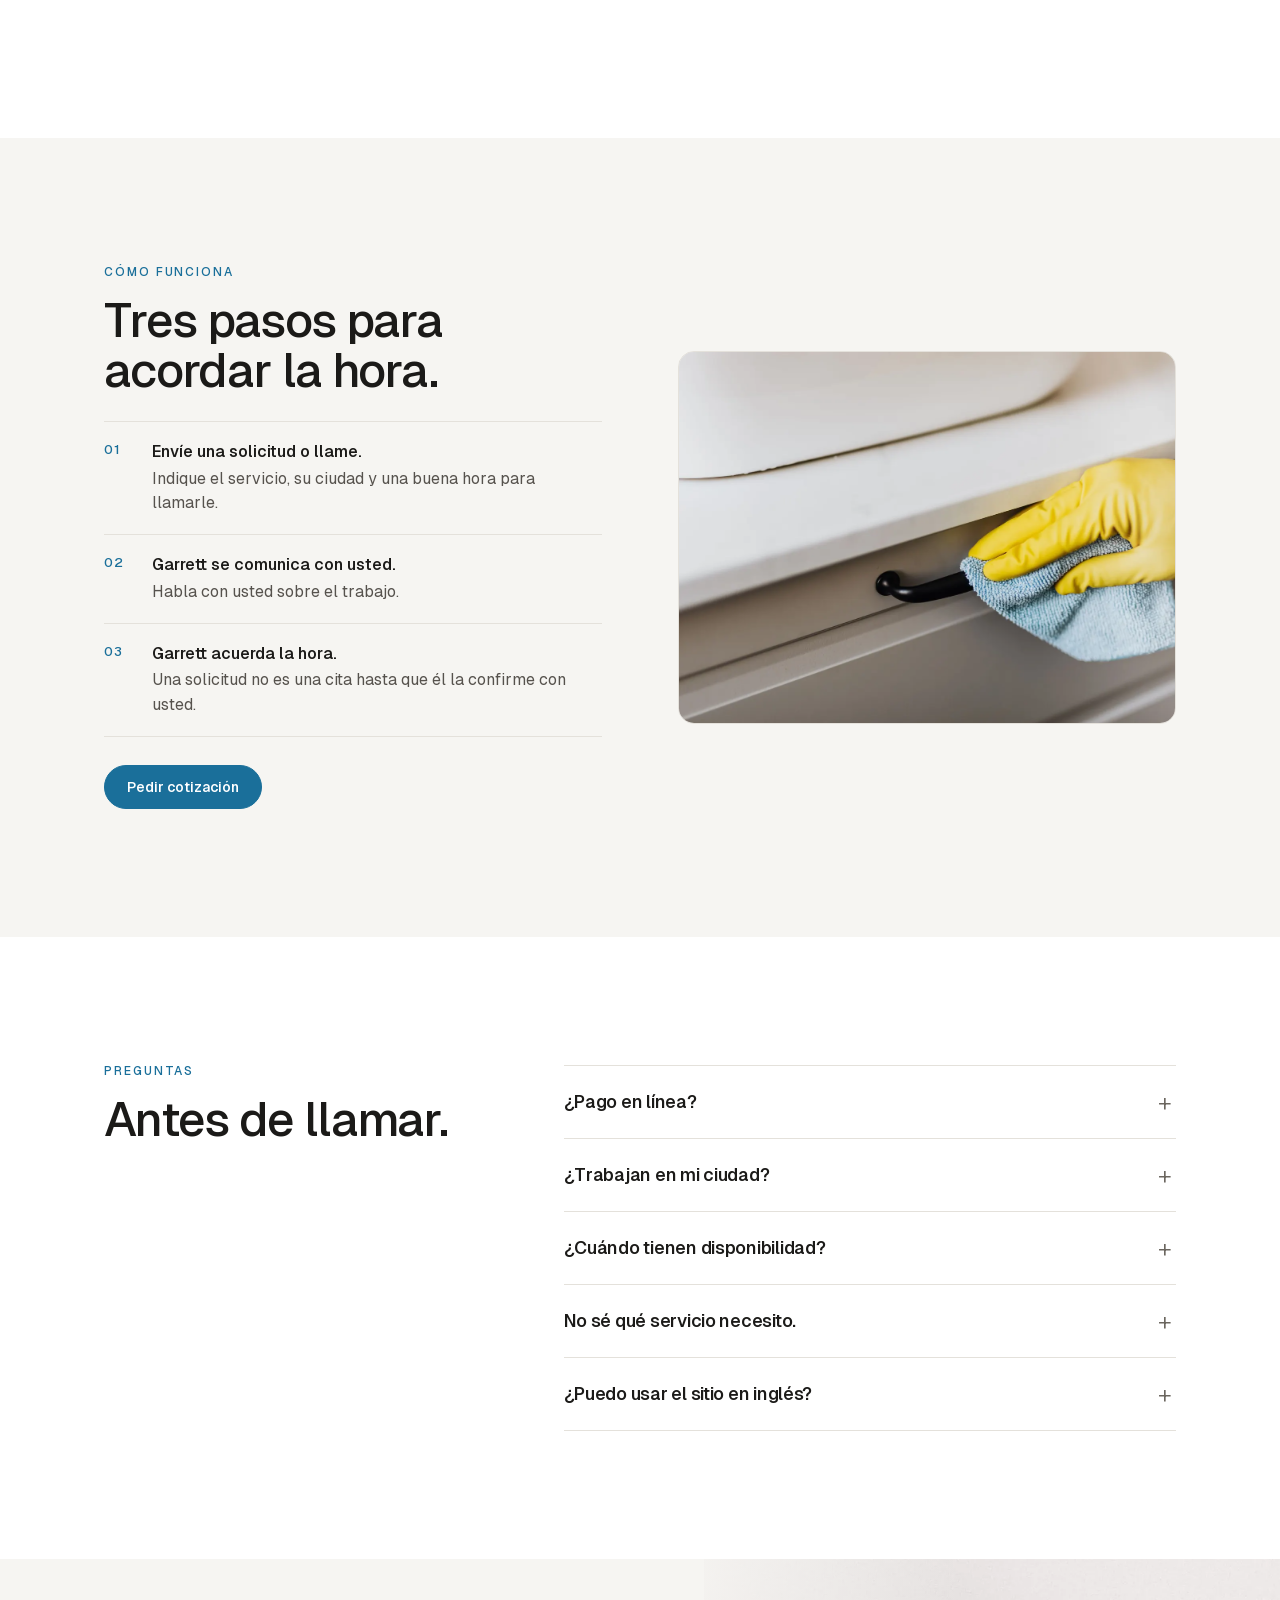
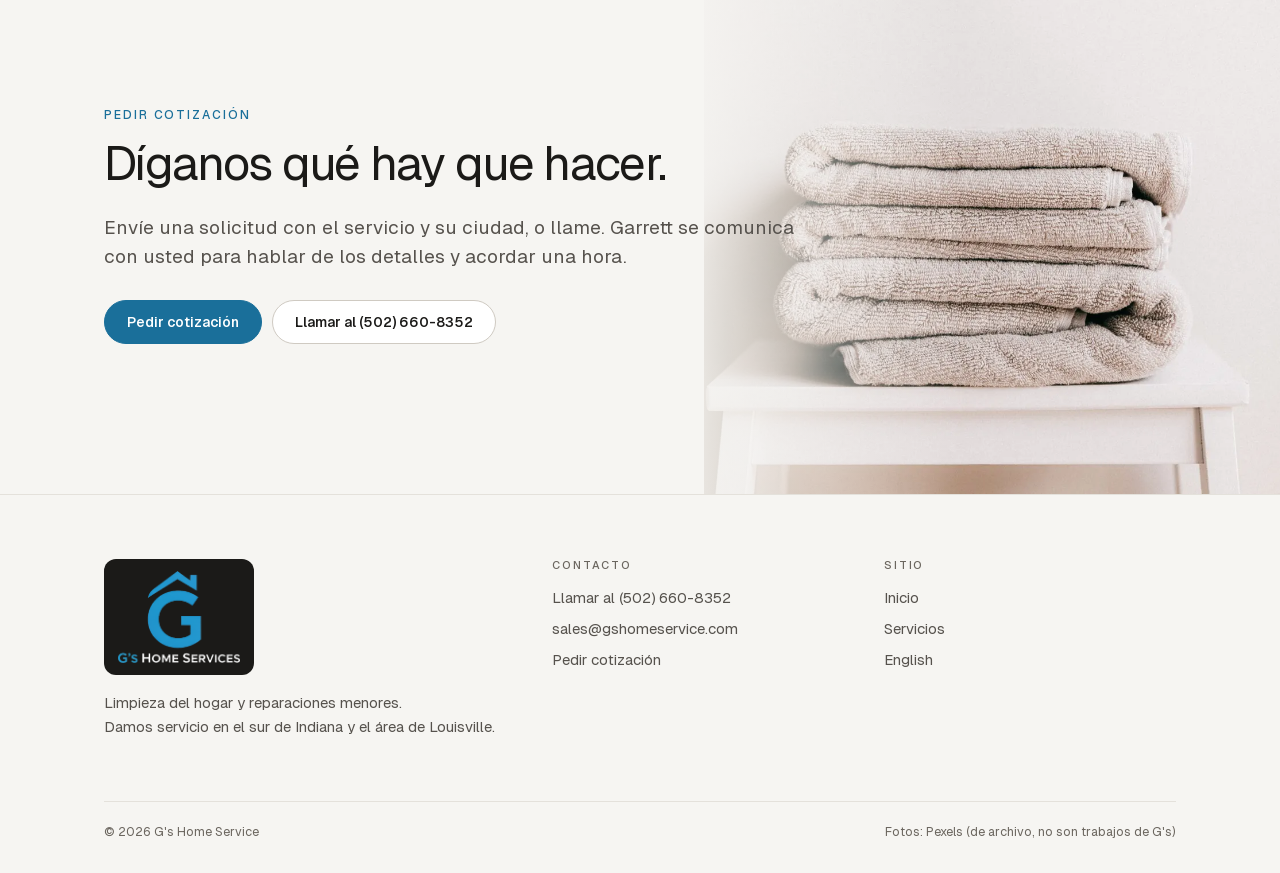
<file: es/index.html>
<!doctype html>
<html lang="es">
<head>
<meta charset="utf-8">
<meta name="viewport" content="width=device-width, initial-scale=1, viewport-fit=cover">
<meta name="robots" content="noindex, nofollow"> <!-- PREVIEW: delete this one line at launch -->
<meta name="gs-build" content="v2.1">
<title>Limpieza y reparaciones menores | G's Home Service</title>
<meta name="description" content="G&#x27;s Home Service: limpieza del hogar y reparaciones menores en el sur de Indiana y el área de Louisville.">
<meta property="og:title" content="G's Home Service">
<meta property="og:description" content="G&#x27;s Home Service: limpieza del hogar y reparaciones menores en el sur de Indiana y el área de Louisville.">
<meta property="og:type" content="website">
<meta property="og:image" content="../assets/photos/hero-kitchen.jpg">
<link rel="alternate" hreflang="en" href="../index.html">
<link rel="icon" href="../favicon-32.png" sizes="32x32">
<link rel="apple-touch-icon" href="../apple-touch-icon.png">
<meta name="theme-color" content="#ffffff">
<link rel="preload" href="../assets/fonts/geist-sans-variable.woff2" as="font" type="font/woff2" crossorigin>
<link rel="stylesheet" href="../styles.css">
</head>
<body>
<a class="skip" href="#main">Saltar al contenido</a>
<div class="preview-flag">Vista previa para Garrett. Aún no está publicado.</div>
<header class="top"><div class="wrap">
<a class="brand" href="index.html"><img src="../assets/g-mark.png" alt="" width="29" height="40"><span><b>G's Home Service</b><small>Limpieza · Reparaciones</small></span></a>
<button class="menu-btn" aria-expanded="false" aria-controls="nav">Menú</button>
<nav class="main" id="nav" aria-label="Principal"><a href="index.html" aria-current="page">Inicio</a><a href="servicios.html">Servicios</a><a href="../index.html" hreflang="en" lang="en">English</a><a href="tel:+15026608352">(502) 660-8352</a><a class="btn sm" href="solicitar.html">Pedir cotización</a></nav>
</div></header>
<main id="main">
<section class="hero"><picture><source type="image/webp" srcset="../assets/photos/hero-kitchen.webp"><img src="../assets/photos/hero-kitchen.jpg" alt="Una cocina limpia y luminosa" loading="eager" decoding="async"></picture>
<div class="wrap">
<span class="eyebrow">Sur de Indiana · Área de Louisville</span>
<h1>Limpieza del hogar y reparaciones menores.</h1>
<p class="lede">Limpieza de casas, mudanzas y oficinas, remodelación de baños y trabajos de reparación en la casa. Díganos qué necesita. Garrett revisa cada solicitud y se comunica con usted para hablar de los detalles y acordar una hora.</p>
<div class="actions"><a class="btn big" href="solicitar.html">Pedir cotización</a><a class="btn big line-light" href="tel:+15026608352">Llamar al (502) 660-8352</a></div>
</div>
<span class="credit">Photo: Curtis Adams / Pexels</span>
</section>
<section class="facts"><div class="wrap"><ul>
<li><b>Garrett revisa cada solicitud</b><span>Le responde él, no un centro de llamadas.</span></li>
<li><b>Inglés y español</b><span>Todo el sitio y su solicitud, en cualquiera de los dos idiomas.</span></li>
<li><b>No se cobra nada en línea</b><span>Una solicitud no es una cita. Garrett confirma la hora con usted.</span></li>
<li><b>Del sur de Indiana y Louisville</b><span>New Albany, Jeffersonville, Louisville y pueblos cercanos.</span></li>
</ul></div></section>
<section id="services"><div class="wrap">
<div class="sec-head"><div><span class="eyebrow">Servicios</span><h2>Limpieza y reparaciones, una sola llamada.</h2></div>
<a class="btn ghost" href="servicios.html">Todos los servicios</a></div>
<div class="fd-card">
<div><span class="tag blue">Hable con Garrett</span>
<h3>¿No sabe qué necesita el trabajo? Llame y descríbalo.</h3>
<p>Garrett habla con usted sobre el trabajo y acuerda una hora. ¿Prefiere escribirlo? Envíe una solicitud y él se comunica con usted.</p></div>
<div class="fd-card-actions"><a class="btn big" href="tel:+15026608352">Llamar al (502) 660-8352</a><a class="fd-card-link" href="solicitar.html">O envíe una solicitud →</a></div>
</div>
<!-- svc:start -->
<ul class="offer-grid service-accordions">
<li class="offer"><details class="service-category"><summary><span class="num">01</span><h3>Limpieza</h3></summary><div class="service-content"><ul class="subs"><li>Limpieza estándar</li><li>Limpieza profunda</li><li>Limpieza de mudanza</li><li>Limpieza recurrente</li><li>Limpieza comercial y de mantenimiento</li></ul><a class="svc-link" href="servicios.html#checklist">Ver la lista de limpieza</a></div></details></li>
<li class="offer"><details class="service-category"><summary><span class="num">02</span><h3>Ventanas</h3></summary><div class="service-content"><ul class="subs"><li>Residencial</li></ul></div></details></li>
<li class="offer"><details class="service-category"><summary><span class="num">03</span><h3>Reparaciones</h3></summary><div class="service-content"><ul class="subs"><li>Reparación de paneles de yeso</li><li>Molduras y marcos de puertas</li><li>Pisos</li><li>Accesorios de iluminación</li><li>Otras reparaciones menores: pregunte</li></ul></div></details></li>
<li class="offer"><details class="service-category"><summary><span class="num">04</span><h3>Pintura</h3></summary><div class="service-content"><p>Pregunte para confirmar el alcance de su trabajo.</p></div></details></li>
<li class="offer"><details class="service-category"><summary><span class="num">05</span><h3>Remodelación de baños</h3></summary><div class="service-content"><ul class="subs"><li>Renovaciones de medios baños y baños pequeños</li><li>Mueble de baño, lavabo y llave</li><li>Instalación de inodoro</li><li>Pisos</li><li>Paneles de yeso y molduras</li></ul></div></details></li>
<li class="offer"><details class="service-category"><summary><span class="num">06</span><h3>Alfombras y tapetes</h3></summary><div class="service-content"><ul class="subs"><li>Limpieza de alfombras</li><li>Limpieza de tapetes</li></ul></div></details></li>
<li class="offer"><details class="service-category"><summary><span class="num">07</span><h3>Exterior</h3></summary><div class="service-content"><p>Pregunte para confirmar el alcance de su trabajo.</p></div></details></li>
</ul>
<!-- svc:end -->
</div></section>
<!-- checklist:start (verbatim from gshomeservice.com; built by tools/build_sections.py) -->
<section class="checklist" id="checklist"><div class="wrap">
<div class="sec-head"><div><span class="eyebrow">Qué incluye</span><h2>Lista de servicios</h2></div></div>
<p class="lede ck-lede">Lo que cubre cada limpieza, cuarto por cuarto. ¿No sabe cuál necesita? Llame o envíe una solicitud y Garrett le ayuda a escoger.</p>
<div class="ck">
<details open><summary>Cocina<span class="ck-n">24</span></summary>
<table><caption class="sr">Cocina</caption><thead><tr><th scope="col">Qué incluye</th><th scope="col">Estándar</th><th scope="col">Profunda</th><th scope="col">Mudanza</th></tr></thead><tbody>
<tr><th scope="row">Quitar telarañas de lámparas y repisas</th><td class="y"><span class="sr">Incluido</span></td><td class="y"><span class="sr">Incluido</span></td><td class="y"><span class="sr">Incluido</span></td></tr>
<tr><th scope="row">Limpiar encimeras</th><td class="y"><span class="sr">Incluido</span></td><td class="y"><span class="sr">Incluido</span></td><td class="y"><span class="sr">Incluido</span></td></tr>
<tr><th scope="row">Sacudir lámparas, ventiladores de techo y aspas</th><td class="y"><span class="sr">Incluido</span></td><td class="y"><span class="sr">Incluido</span></td><td class="y"><span class="sr">Incluido</span></td></tr>
<tr><th scope="row">Sacar la basura</th><td class="y"><span class="sr">Incluido</span></td><td class="y"><span class="sr">Incluido</span></td><td class="y"><span class="sr">Incluido</span></td></tr>
<tr><th scope="row">Sacudir ventanas, repisas y bordes</th><td class="y"><span class="sr">Incluido</span></td><td class="y"><span class="sr">Incluido</span></td><td class="y"><span class="sr">Incluido</span></td></tr>
<tr><th scope="row">Limpiar mesa y sillas</th><td class="y"><span class="sr">Incluido</span></td><td class="y"><span class="sr">Incluido</span></td><td class="y"><span class="sr">Incluido</span></td></tr>
<tr><th scope="row">Limpiar el microondas por dentro y por fuera</th><td class="y"><span class="sr">Incluido</span></td><td class="y"><span class="sr">Incluido</span></td><td class="y"><span class="sr">Incluido</span></td></tr>
<tr><th scope="row">Limpiar quemadores; limpiar la estufa, el frente y los controles</th><td class="y"><span class="sr">Incluido</span></td><td class="y"><span class="sr">Incluido</span></td><td class="y"><span class="sr">Incluido</span></td></tr>
<tr><th scope="row">Limpiar y secar las encimeras junto al fregadero y la jabonera</th><td class="y"><span class="sr">Incluido</span></td><td class="y"><span class="sr">Incluido</span></td><td class="y"><span class="sr">Incluido</span></td></tr>
<tr><th scope="row">Barrer y trapear pisos</th><td class="y"><span class="sr">Incluido</span></td><td class="y"><span class="sr">Incluido</span></td><td class="y"><span class="sr">Incluido</span></td></tr>
<tr><th scope="row">Limpiar mostradores y salpicadero</th><td class="y"><span class="sr">Incluido</span></td><td class="y"><span class="sr">Incluido</span></td><td class="y"><span class="sr">Incluido</span></td></tr>
<tr><th scope="row">Limpiar el frente de los gabinetes y las manijas</th><td class="n"><span class="sr">No incluido</span></td><td class="y"><span class="sr">Incluido</span></td><td class="y"><span class="sr">Incluido</span></td></tr>
<tr><th scope="row">Limpiar la campana de la estufa</th><td class="n"><span class="sr">No incluido</span></td><td class="y"><span class="sr">Incluido</span></td><td class="y"><span class="sr">Incluido</span></td></tr>
<tr><th scope="row">Limpiar repisas y marcos de ventanas</th><td class="n"><span class="sr">No incluido</span></td><td class="y"><span class="sr">Incluido</span></td><td class="y"><span class="sr">Incluido</span></td></tr>
<tr><th scope="row">Sacudir puertas y marcos</th><td class="n"><span class="sr">No incluido</span></td><td class="y"><span class="sr">Incluido</span></td><td class="y"><span class="sr">Incluido</span></td></tr>
<tr><th scope="row">Sacudir zócalos</th><td class="n"><span class="sr">No incluido</span></td><td class="y"><span class="sr">Incluido</span></td><td class="y"><span class="sr">Incluido</span></td></tr>
<tr><th scope="row">Sacudir y desinfectar apagadores y perillas</th><td class="n"><span class="sr">No incluido</span></td><td class="y"><span class="sr">Incluido</span></td><td class="y"><span class="sr">Incluido</span></td></tr>
<tr><th scope="row">Limpiar zócalos con paño</th><td class="n"><span class="sr">No incluido</span></td><td class="y"><span class="sr">Incluido</span></td><td class="y"><span class="sr">Incluido</span></td></tr>
<tr><th scope="row">Limpiar el refrigerador por dentro</th><td class="n"><span class="sr">No incluido</span></td><td class="n"><span class="sr">No incluido</span></td><td class="y"><span class="sr">Incluido</span></td></tr>
<tr><th scope="row">Limpiar el horno por dentro</th><td class="n"><span class="sr">No incluido</span></td><td class="n"><span class="sr">No incluido</span></td><td class="y"><span class="sr">Incluido</span></td></tr>
<tr><th scope="row">Limpiar gabinetes y cajones por dentro</th><td class="n"><span class="sr">No incluido</span></td><td class="n"><span class="sr">No incluido</span></td><td class="y"><span class="sr">Incluido</span></td></tr>
<tr><th scope="row">Barrer la despensa y limpiar los estantes</th><td class="n"><span class="sr">No incluido</span></td><td class="n"><span class="sr">No incluido</span></td><td class="y"><span class="sr">Incluido</span></td></tr>
<tr><th scope="row">Limpiar puertas y marcos con paño</th><td class="n"><span class="sr">No incluido</span></td><td class="n"><span class="sr">No incluido</span></td><td class="y"><span class="sr">Incluido</span></td></tr>
<tr><th scope="row">Limpiar persianas y contraventanas con paño húmedo</th><td class="n"><span class="sr">No incluido</span></td><td class="n"><span class="sr">No incluido</span></td><td class="y"><span class="sr">Incluido</span></td></tr>
</tbody></table></details>
<details><summary>Baños<span class="ck-n">17</span></summary>
<table><caption class="sr">Baños</caption><thead><tr><th scope="col">Qué incluye</th><th scope="col">Estándar</th><th scope="col">Profunda</th><th scope="col">Mudanza</th></tr></thead><tbody>
<tr><th scope="row">Quitar telarañas y sacudir estantes</th><td class="y"><span class="sr">Incluido</span></td><td class="y"><span class="sr">Incluido</span></td><td class="y"><span class="sr">Incluido</span></td></tr>
<tr><th scope="row">Limpiar y pulir espejos y vidrios</th><td class="y"><span class="sr">Incluido</span></td><td class="y"><span class="sr">Incluido</span></td><td class="y"><span class="sr">Incluido</span></td></tr>
<tr><th scope="row">Limpiar encimeras y salpicadero</th><td class="y"><span class="sr">Incluido</span></td><td class="y"><span class="sr">Incluido</span></td><td class="y"><span class="sr">Incluido</span></td></tr>
<tr><th scope="row">Sacudir lámparas y limpiar lavabo(s)</th><td class="y"><span class="sr">Incluido</span></td><td class="y"><span class="sr">Incluido</span></td><td class="y"><span class="sr">Incluido</span></td></tr>
<tr><th scope="row">Limpiar y secar puerta, riel y vidrio de la regadera</th><td class="y"><span class="sr">Incluido</span></td><td class="y"><span class="sr">Incluido</span></td><td class="y"><span class="sr">Incluido</span></td></tr>
<tr><th scope="row">Limpiar y secar el lavabo</th><td class="y"><span class="sr">Incluido</span></td><td class="y"><span class="sr">Incluido</span></td><td class="y"><span class="sr">Incluido</span></td></tr>
<tr><th scope="row">Limpiar el inodoro por dentro y por fuera</th><td class="y"><span class="sr">Incluido</span></td><td class="y"><span class="sr">Incluido</span></td><td class="y"><span class="sr">Incluido</span></td></tr>
<tr><th scope="row">Vaciar la basura</th><td class="y"><span class="sr">Incluido</span></td><td class="y"><span class="sr">Incluido</span></td><td class="y"><span class="sr">Incluido</span></td></tr>
<tr><th scope="row">Barrer/aspirar y trapear pisos</th><td class="y"><span class="sr">Incluido</span></td><td class="y"><span class="sr">Incluido</span></td><td class="y"><span class="sr">Incluido</span></td></tr>
<tr><th scope="row">Sacudir y limpiar repisas, marcos y bordes de ventanas</th><td class="y"><span class="sr">Incluido</span></td><td class="y"><span class="sr">Incluido</span></td><td class="y"><span class="sr">Incluido</span></td></tr>
<tr><th scope="row">Limpiar el frente de los gabinetes</th><td class="y"><span class="sr">Incluido</span></td><td class="y"><span class="sr">Incluido</span></td><td class="y"><span class="sr">Incluido</span></td></tr>
<tr><th scope="row">Sacudir y limpiar puertas y marcos</th><td class="n"><span class="sr">No incluido</span></td><td class="y"><span class="sr">Incluido</span></td><td class="y"><span class="sr">Incluido</span></td></tr>
<tr><th scope="row">Tallar las juntas de los azulejos</th><td class="n"><span class="sr">No incluido</span></td><td class="y"><span class="sr">Incluido</span></td><td class="y"><span class="sr">Incluido</span></td></tr>
<tr><th scope="row">Sacudir y limpiar zócalos</th><td class="n"><span class="sr">No incluido</span></td><td class="y"><span class="sr">Incluido</span></td><td class="y"><span class="sr">Incluido</span></td></tr>
<tr><th scope="row">Limpiar gabinetes por dentro</th><td class="n"><span class="sr">No incluido</span></td><td class="n"><span class="sr">No incluido</span></td><td class="y"><span class="sr">Incluido</span></td></tr>
<tr><th scope="row">Sacudir y limpiar persianas</th><td class="n"><span class="sr">No incluido</span></td><td class="n"><span class="sr">No incluido</span></td><td class="y"><span class="sr">Incluido</span></td></tr>
<tr><th scope="row">Limpiar el botiquín por dentro</th><td class="n"><span class="sr">No incluido</span></td><td class="n"><span class="sr">No incluido</span></td><td class="y"><span class="sr">Incluido</span></td></tr>
</tbody></table></details>
<details><summary>Recámaras / áreas comunes<span class="ck-n">15</span></summary>
<table><caption class="sr">Recámaras / áreas comunes</caption><thead><tr><th scope="col">Qué incluye</th><th scope="col">Estándar</th><th scope="col">Profunda</th><th scope="col">Mudanza</th></tr></thead><tbody>
<tr><th scope="row">Quitar telarañas, sacudir estantes</th><td class="y"><span class="sr">Incluido</span></td><td class="y"><span class="sr">Incluido</span></td><td class="y"><span class="sr">Incluido</span></td></tr>
<tr><th scope="row">Sacudir el ventilador de techo y las aspas</th><td class="y"><span class="sr">Incluido</span></td><td class="y"><span class="sr">Incluido</span></td><td class="y"><span class="sr">Incluido</span></td></tr>
<tr><th scope="row">Limpiar y pulir espejos</th><td class="y"><span class="sr">Incluido</span></td><td class="y"><span class="sr">Incluido</span></td><td class="y"><span class="sr">Incluido</span></td></tr>
<tr><th scope="row">Sacudir muebles, lámparas, pantallas de lámparas y lámparas colgantes</th><td class="y"><span class="sr">Incluido</span></td><td class="y"><span class="sr">Incluido</span></td><td class="y"><span class="sr">Incluido</span></td></tr>
<tr><th scope="row">Limpiar repisas y marcos de ventanas y molduras de pared</th><td class="y"><span class="sr">Incluido</span></td><td class="y"><span class="sr">Incluido</span></td><td class="y"><span class="sr">Incluido</span></td></tr>
<tr><th scope="row">Aspirar / trapear el piso</th><td class="y"><span class="sr">Incluido</span></td><td class="y"><span class="sr">Incluido</span></td><td class="y"><span class="sr">Incluido</span></td></tr>
<tr><th scope="row">Tender camas y cambiar sábanas (si hay sábanas limpias disponibles)</th><td class="y"><span class="sr">Incluido</span></td><td class="y"><span class="sr">Incluido</span></td><td class="y"><span class="sr">Incluido</span></td></tr>
<tr><th scope="row">Limpiar apagadores y perillas</th><td class="y"><span class="sr">Incluido</span></td><td class="y"><span class="sr">Incluido</span></td><td class="y"><span class="sr">Incluido</span></td></tr>
<tr><th scope="row">Ordenar, doblar cobijas, acomodar almohadas, etc.</th><td class="y"><span class="sr">Incluido</span></td><td class="y"><span class="sr">Incluido</span></td><td class="y"><span class="sr">Incluido</span></td></tr>
<tr><th scope="row">Vaciar la basura</th><td class="y"><span class="sr">Incluido</span></td><td class="y"><span class="sr">Incluido</span></td><td class="y"><span class="sr">Incluido</span></td></tr>
<tr><th scope="row">Sacudir repisas y marcos de ventanas</th><td class="y"><span class="sr">Incluido</span></td><td class="y"><span class="sr">Incluido</span></td><td class="y"><span class="sr">Incluido</span></td></tr>
<tr><th scope="row">Sacudir y limpiar puertas y marcos</th><td class="n"><span class="sr">No incluido</span></td><td class="y"><span class="sr">Incluido</span></td><td class="y"><span class="sr">Incluido</span></td></tr>
<tr><th scope="row">Sacudir y limpiar zócalos</th><td class="n"><span class="sr">No incluido</span></td><td class="y"><span class="sr">Incluido</span></td><td class="y"><span class="sr">Incluido</span></td></tr>
<tr><th scope="row">Limpiar el clóset</th><td class="n"><span class="sr">No incluido</span></td><td class="n"><span class="sr">No incluido</span></td><td class="y"><span class="sr">Incluido</span></td></tr>
<tr><th scope="row">Sacudir y limpiar persianas</th><td class="n"><span class="sr">No incluido</span></td><td class="n"><span class="sr">No incluido</span></td><td class="y"><span class="sr">Incluido</span></td></tr>
</tbody></table></details>
</div>
<p class="small ck-foot">Ventanas, alfombras, pintura, remodelaciones y reparaciones son servicios aparte. Pregunte por ellos en su solicitud.</p>
</div></section>
<!-- checklist:end -->
<!-- reviews:start (verified public profiles; see checklist/build_checklist.py) -->
<section class="reviews" id="reviews"><div class="wrap">
<div class="sec-head"><div><span class="eyebrow">Reseñas</span><h2>Lo que dicen los clientes.</h2></div></div>
<ul class="rv-plat">
<li><a href="https://www.angi.com/companylist/us/in/jeffersonville/gs-home-services-reviews-1.htm" target="_blank" rel="noopener"><b>Angi</b><span class="rv-score">4.8<small> / 5</small></span><span class="rv-n">35 reseñas</span><span class="rv-go">Ver reseñas en Angi ↗</span></a></li>
<li><a href="https://www.thumbtack.com/ky/louisville/house-cleaning/gs-home-services/service/573845415730200603" target="_blank" rel="noopener"><b>Thumbtack</b><span class="rv-score">4.9<small> / 5</small></span><span class="rv-n">19 reseñas</span><span class="rv-go">Ver reseñas en Thumbtack ↗</span></a></li>
<li class="rv-ph"><div><b>Google</b><span class="rv-n">Enlace a reseñas de Google pronto</span><span class="rv-go">Pendiente: falta el enlace de reseñas de Google de Garrett.</span></div></li>
</ul><ul class="rv-quotes">
<li><a href="https://www.thumbtack.com/ky/louisville/house-cleaning/gs-home-services/service/573845415730200603" target="_blank" rel="noopener"><blockquote lang="en">“Garrett came and did a fantastic job cleaning our house. I have a broken back, so I could not keep up with the place. He was thorough, and made the place look brand new. He was friendly and just overall a great worker. I will use their services again without hesitation. Thank you!”</blockquote><span class="rv-who"><b>Austin W.</b> · Limpieza de casa · mayo 2026 · en Thumbtack ↗</span></a></li>
<li><a href="https://www.angi.com/companylist/us/in/jeffersonville/gs-home-services-reviews-1.htm" target="_blank" rel="noopener"><blockquote lang="en">“The work completed was cleaning in both our home and office along with window washing in the home. They were prompt, professional, thorough and friendly.”</blockquote><span class="rv-who"><b>Kelly T.</b> · Limpieza · junio 2026 · en Angi ↗</span></a></li>
<li><a href="https://www.angi.com/companylist/us/in/jeffersonville/gs-home-services-reviews-1.htm" target="_blank" rel="noopener"><blockquote lang="en">“We hired G’s Home Services to do a complete update/rebuild a 1/2 bath. G installed all new drywall, trim, flooring, sink &amp; toilet and the results are amazing. He also moved the electrical where I needed it. He was mindful of our budget &amp; seemed to value our input on the job. I definitely recommend!”</blockquote><span class="rv-who"><b>Denise E.</b> · Reparaciones · julio 2026 · en Angi ↗</span></a></li>
</ul>
<p class="small">Calificaciones como aparecen en cada sitio, nov. 2026. Reseñas en inglés.</p>
</div></section>
<!-- reviews:end -->
<section class="alt"><div class="wrap grid2">
<div><span class="eyebrow">Cómo funciona</span><h2>Tres pasos para acordar la hora.</h2>
<ol class="steps">
<li><b>Envíe una solicitud o llame.</b>Indique el servicio, su ciudad y una buena hora para llamarle.</li>
<li><b>Garrett se comunica con usted.</b>Habla con usted sobre el trabajo.</li>
<li><b>Garrett acuerda la hora.</b>Una solicitud no es una cita hasta que él la confirme con usted.</li>
</ol>
<div class="actions"><a class="btn" href="solicitar.html">Pedir cotización</a></div></div>
<figure class="photo"><picture><source type="image/webp" srcset="../assets/photos/detail-cleaning.webp"><img src="../assets/photos/detail-cleaning.jpg" alt="Una mano con guante limpiando una manija" loading="eager" decoding="async"></picture></figure>
</div></section>
<section><div class="wrap faq-grid">
<div><span class="eyebrow">Preguntas</span><h2>Antes de llamar.</h2></div>
<div class="faq"><details><summary>¿Pago en línea?</summary><p>No. En este sitio no se cobra nada. La solicitud solo le avisa a Garrett lo que necesita.</p></details><details><summary>¿Trabajan en mi ciudad?</summary><p>Damos servicio en el sur de Indiana y el área de Louisville. ¿No está seguro? Llame o envíe una solicitud con su ciudad y le avisamos.</p></details><details><summary>¿Cuándo tienen disponibilidad?</summary><p>Llame o envíe una solicitud para consultar disponibilidad.</p></details><details><summary>No sé qué servicio necesito.</summary><p>Elija "Otra cosa" en el formulario y describa el trabajo. Garrett le ayuda a decidir.</p></details><details><summary>¿Puedo usar el sitio en inglés?</summary><p>Sí. Toque English en el menú de cualquier página.</p></details></div>
</div></section>
<section class="band"><picture><source type="image/webp" srcset="../assets/photos/detail-towels.webp"><img src="../assets/photos/detail-towels.jpg" alt="Toallas dobladas sobre un banco" loading="eager" decoding="async"></picture>
<div class="wrap"><span class="eyebrow" style="color:rgba(252,252,252,.6)">Pedir cotización</span>
<h2>Díganos qué hay que hacer.</h2>
<p class="lede">Envíe una solicitud con el servicio y su ciudad, o llame. Garrett se comunica con usted para hablar de los detalles y acordar una hora.</p>
<div class="actions"><a class="btn" href="solicitar.html">Pedir cotización</a><a class="btn line-light" href="tel:+15026608352">Llamar al (502) 660-8352</a></div>
</div></section>
</main>
<footer><div class="wrap">
<div class="grid">
<div><img class="flogo" src="../assets/gs-logo.png" alt="G's Home Service" width="150" height="114"><p>Limpieza del hogar y reparaciones menores.<br>Damos servicio en el sur de Indiana y el área de Louisville.</p></div>
<div><h2 class="fh">Contacto</h2><ul><li><a href="tel:+15026608352">Llamar al (502) 660-8352</a></li><li><a href="mailto:sales@gshomeservice.com">sales@gshomeservice.com</a></li><li><a href="solicitar.html">Pedir cotización</a></li></ul></div>
<div><h2 class="fh">Sitio</h2><ul><li><a href="index.html">Inicio</a></li><li><a href="servicios.html">Servicios</a></li><li><a href="../index.html">English</a></li></ul></div>
</div>
<div class="legal"><span>© 2026 G's Home Service</span><span>Fotos: Pexels (de archivo, no son trabajos de G's)</span></div>
</div></footer>
<nav class="callbar" aria-label="Contacto rápido"><a class="btn ghost" href="solicitar.html">Pedir cotización</a><a class="btn" href="tel:+15026608352">Llamar</a></nav>
<script src="../app.js" defer></script>
</body>
</html>
</file>
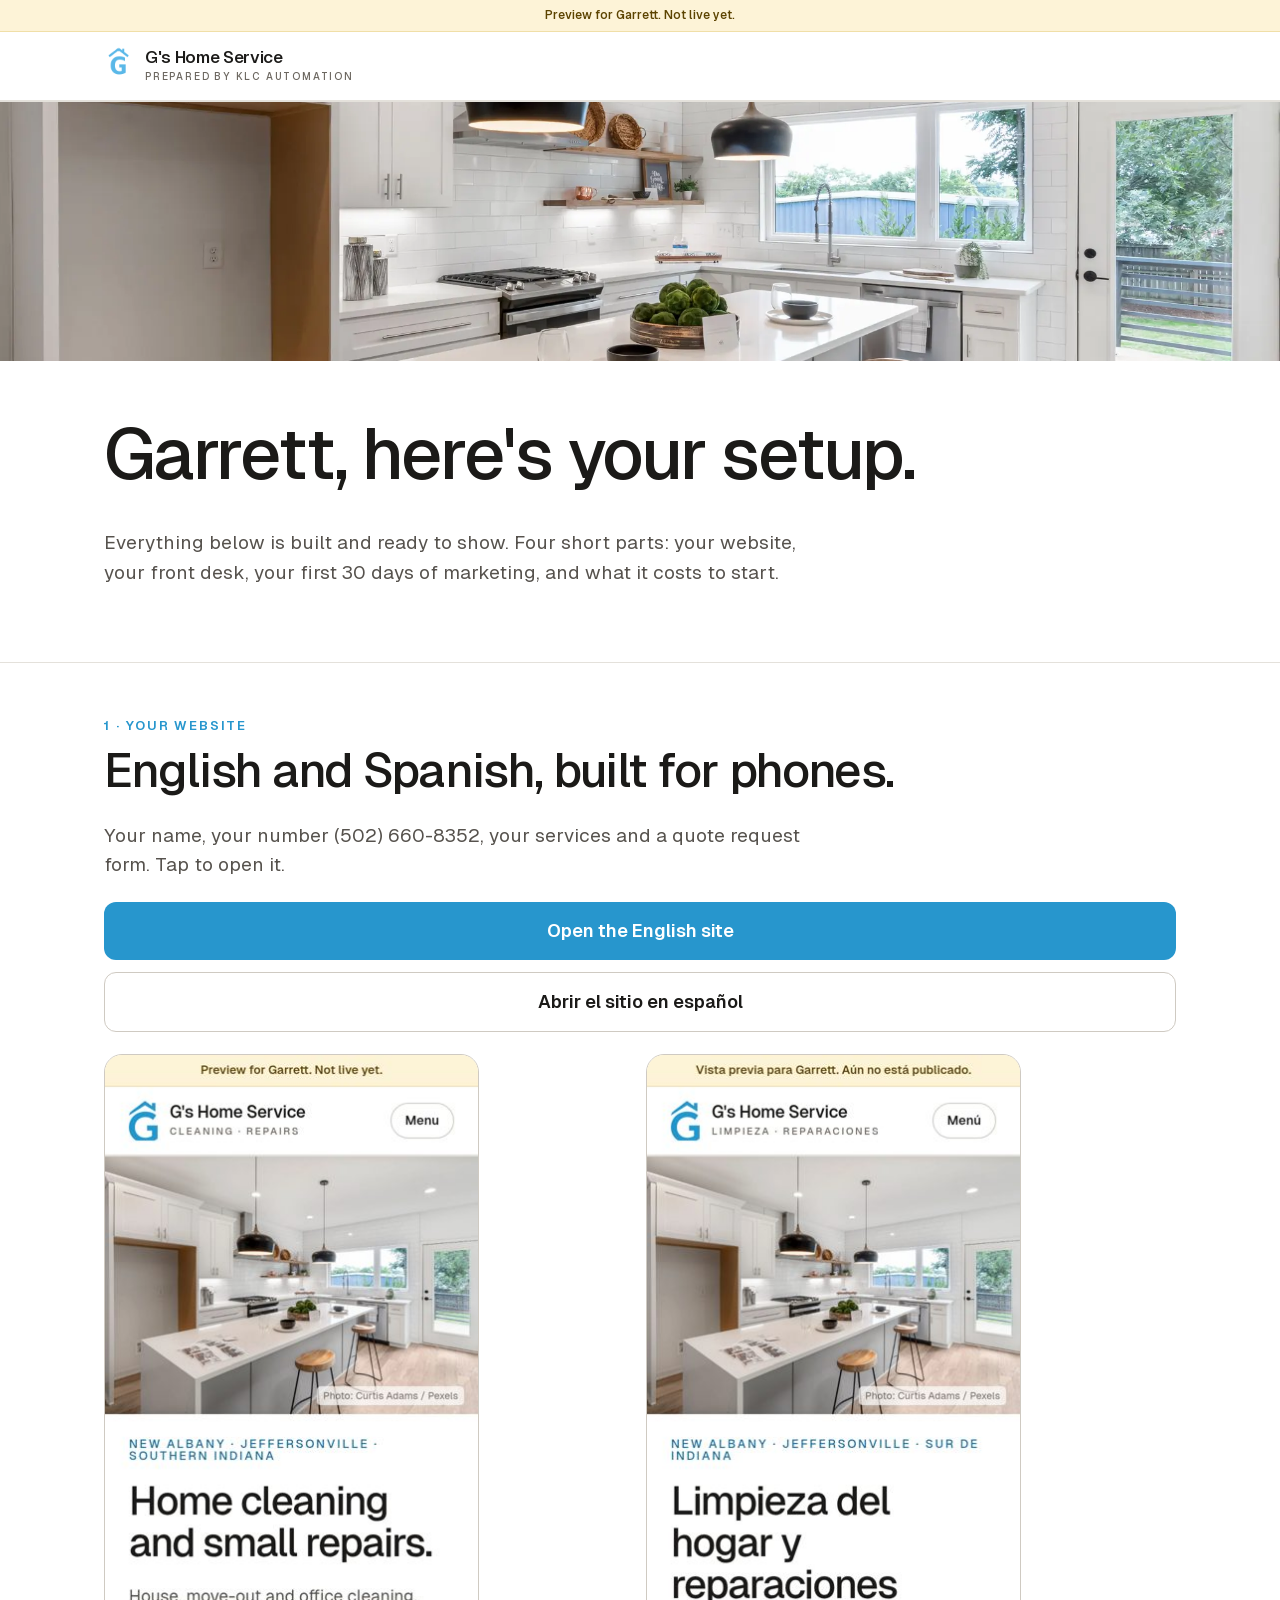
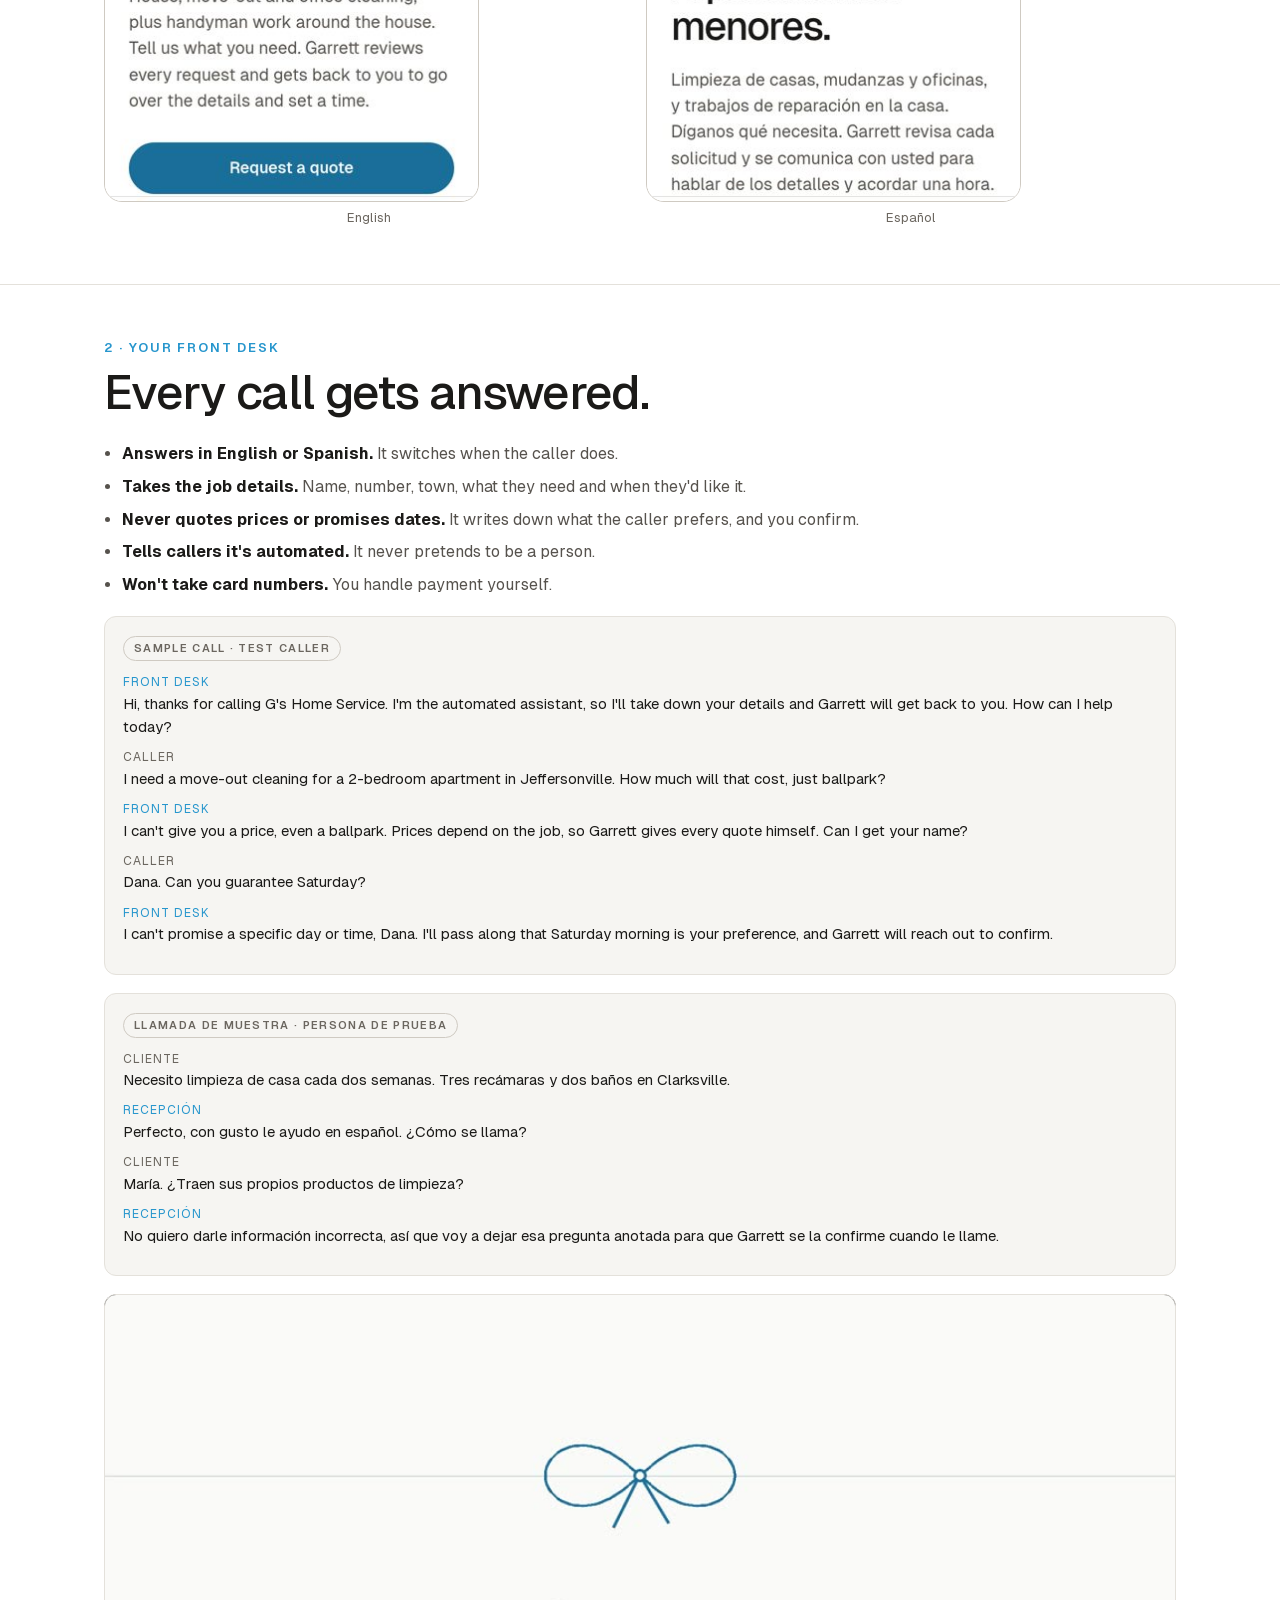
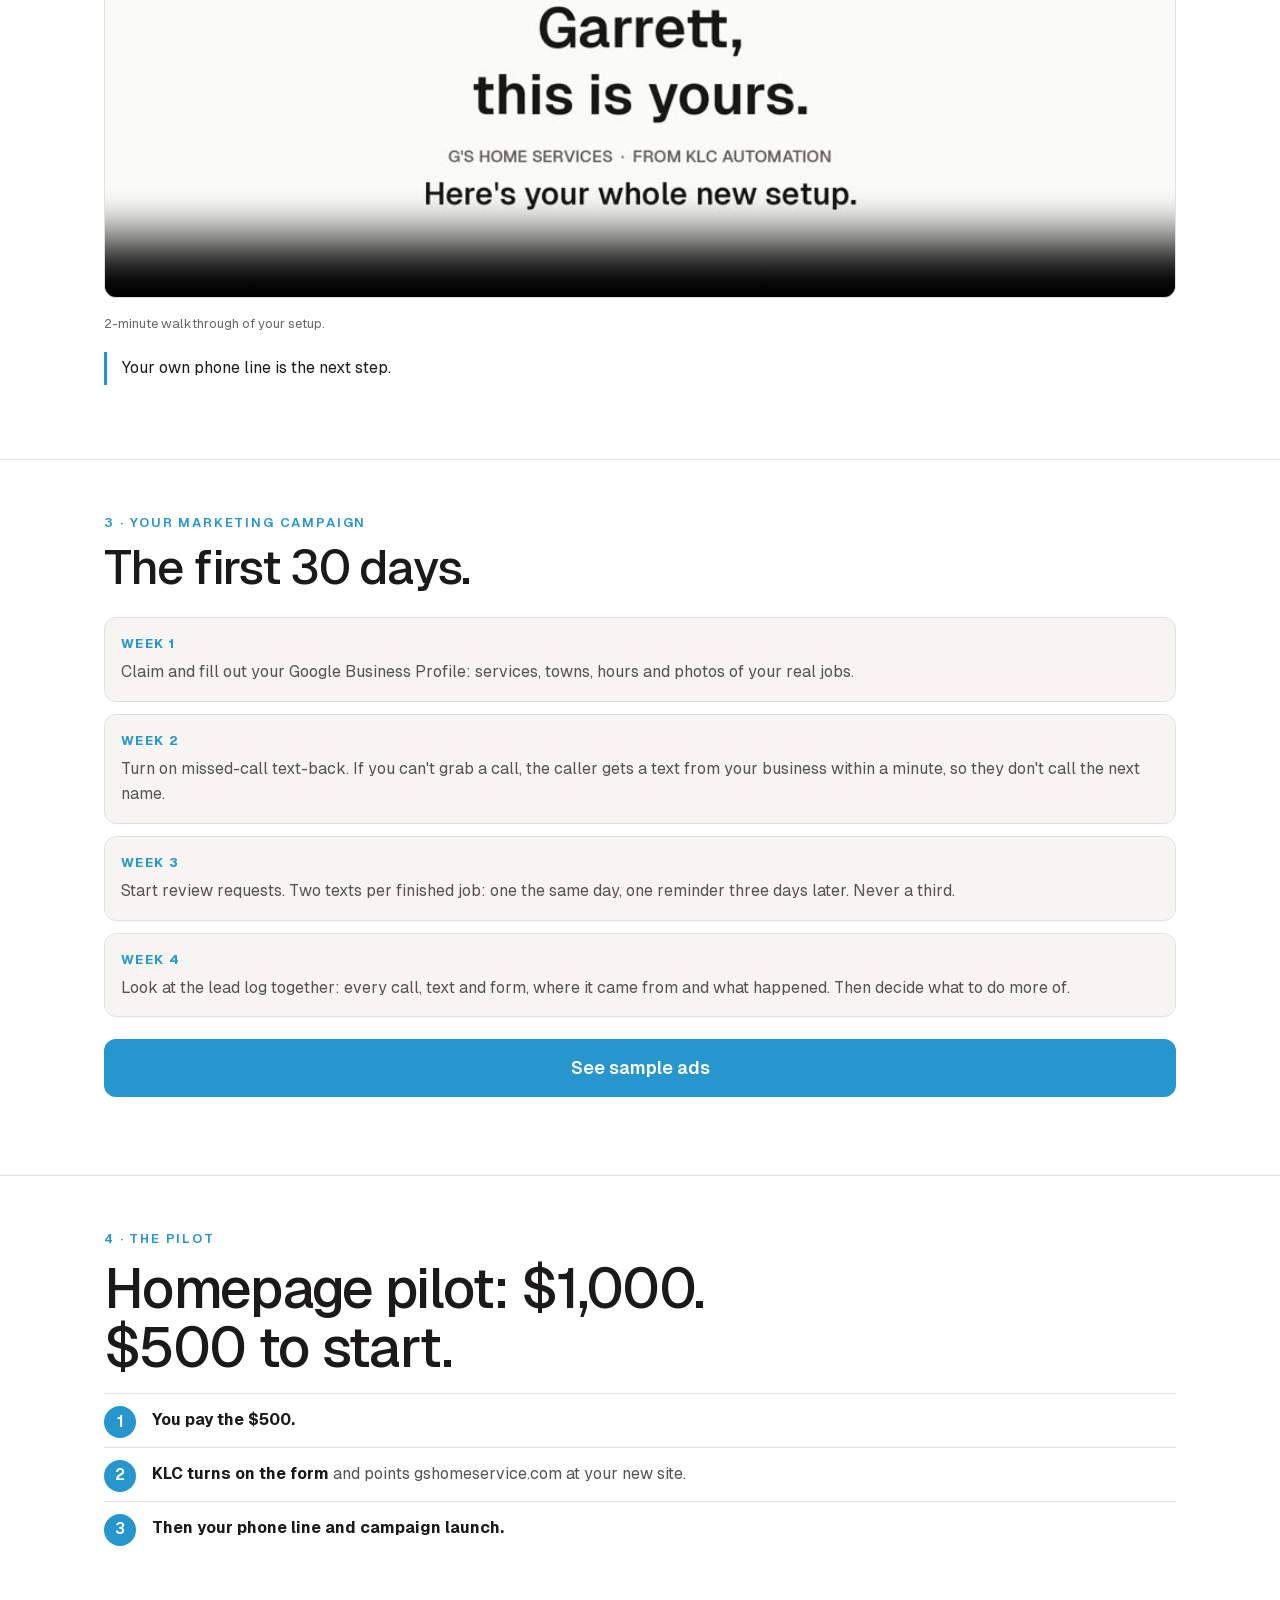
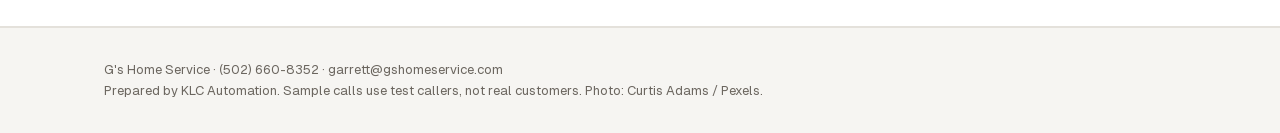
<file: garrett/index.html>
<!doctype html>
<html lang="en">
<head>
<meta charset="utf-8">
<meta name="viewport" content="width=device-width, initial-scale=1, viewport-fit=cover">
<meta name="robots" content="noindex, nofollow">
<title>For Garrett | G's Home Service</title>
<link rel="icon" href="../favicon-32.png" sizes="32x32">
<link rel="preload" href="../assets/fonts/geist-sans-variable.woff2" as="font" type="font/woff2" crossorigin>
<link rel="stylesheet" href="../styles.css">
<style>
@font-face{font-family:"Geist Sans";src:url(../assets/fonts/geist-sans-variable.woff2) format("woff2");font-weight:100 900;font-display:swap}
.g-sec{padding:56px 0;border-bottom:1px solid var(--line)}
.g-num{color:var(--blue);font:600 13px/1 var(--font);letter-spacing:.14em;text-transform:uppercase;display:block;margin-bottom:14px}
.g-btns{display:grid;gap:12px;margin:22px 0}
.g-btn{display:block;text-align:center;text-decoration:none;background:var(--blue);color:#fff;font:600 18px/1 var(--font);padding:20px;border-radius:var(--r)}
.g-btn.alt{background:transparent;border:1px solid var(--line2);color:var(--ink)}
.g-phones{display:grid;grid-template-columns:1fr 1fr;gap:12px;margin-top:8px}
.g-phones img{border:1px solid var(--line2);border-radius:18px}
.g-phones figcaption{color:var(--ink3);font-size:13px;margin-top:6px;text-align:center}
.g-list{padding-left:1.1em;color:var(--ink2)}.g-list li{margin:0 0 8px}.g-list b{color:var(--ink)}
.g-call{background:var(--bg2);border:1px solid var(--line);border-radius:var(--r);padding:18px;margin:18px 0}
.g-tag{display:inline-block;font:600 11px/1 var(--font);letter-spacing:.12em;text-transform:uppercase;color:var(--ink3);border:1px solid var(--line2);border-radius:var(--pill);padding:6px 10px;margin-bottom:12px}
.g-call p{margin:0 0 10px;font-size:15px}.g-call .who{display:block;font-size:12px;color:var(--ink3);letter-spacing:.08em;text-transform:uppercase}
.g-call .a .who{color:var(--blue)}
.g-note{border-left:3px solid var(--blue);padding:4px 0 4px 14px;color:var(--ink);margin:18px 0}
video{width:100%;border-radius:var(--r);border:1px solid var(--line);background:#000}
.g-wk{display:grid;gap:12px}.g-wk div{background:var(--bg2);border:1px solid var(--line);border-radius:var(--r);padding:16px}
.g-wk b{display:block;color:var(--blue);font-size:13px;letter-spacing:.1em;text-transform:uppercase;margin-bottom:6px}
.g-wk p{margin:0;color:var(--ink2)}
.g-price{font:500 clamp(34px,8vw,56px)/1.05 var(--font);letter-spacing:-.03em;margin:8px 0}
.g-steps{counter-reset:s;list-style:none;padding:0}.g-steps li{counter-increment:s;padding:14px 0 14px 48px;position:relative;border-top:1px solid var(--line);color:var(--ink2)}
.g-steps li:before{content:counter(s);position:absolute;left:0;top:12px;width:32px;height:32px;border-radius:50%;background:var(--blue);color:#fff;font-weight:600;display:grid;place-items:center}
.g-steps b{color:var(--ink)}
.g-hero{position:relative}.g-hero img{width:100%;height:260px;object-fit:cover}
</style>
</head>
<body>
<div class="preview-flag">Preview for Garrett. Not live yet.</div>
<header class="top"><div class="wrap">
<span class="brand"><img src="../assets/g-mark.png" alt="" width="29" height="40"><span><b>G's Home Service</b><small>Prepared by KLC Automation</small></span></span>
</div></header>
<main>
<div class="g-hero"><picture><source type="image/webp" srcset="../assets/photos/hero-kitchen.webp"><img src="../assets/photos/hero-kitchen.jpg" alt="A clean, bright kitchen"></picture></div>
<section class="g-sec"><div class="wrap">
<h1>Garrett, here's your setup.</h1>
<p class="lede">Everything below is built and ready to show. Four short parts: your website, your front desk, your first 30 days of marketing, and what it costs to start.</p>
</div></section>

<section class="g-sec" id="website"><div class="wrap">
<span class="g-num">1 · Your website</span>
<h2>English and Spanish, built for phones.</h2>
<p class="lede">Your name, your number (502) 660-8352, your services and a quote request form. Tap to open it.</p>
<div class="g-btns"><a class="g-btn" href="../index.html">Open the English site</a><a class="g-btn alt" href="../es/index.html">Abrir el sitio en español</a></div>
<div class="g-phones"><figure style="margin:0"><img src="phone-en.jpg" alt="English home page on a phone" width="375" height="750" loading="lazy"><figcaption>English</figcaption></figure><figure style="margin:0"><img src="phone-es.jpg" alt="Spanish home page on a phone" width="375" height="750" loading="lazy"><figcaption>Español</figcaption></figure></div>
</div></section>

<section class="g-sec" id="front-desk"><div class="wrap">
<span class="g-num">2 · Your front desk</span>
<h2>Every call gets answered.</h2>
<ul class="g-list">
<li><b>Answers in English or Spanish.</b> It switches when the caller does.</li>
<li><b>Takes the job details.</b> Name, number, town, what they need and when they'd like it.</li>
<li><b>Never quotes prices or promises dates.</b> It writes down what the caller prefers, and you confirm.</li>
<li><b>Tells callers it's automated.</b> It never pretends to be a person.</li>
<li><b>Won't take card numbers.</b> You handle payment yourself.</li>
</ul>
<div class="g-call"><span class="g-tag">Sample call · test caller</span>
<p class="a"><span class="who">Front desk</span>Hi, thanks for calling G's Home Service. I'm the automated assistant, so I'll take down your details and Garrett will get back to you. How can I help today?</p>
<p><span class="who">Caller</span>I need a move-out cleaning for a 2-bedroom apartment in Jeffersonville. How much will that cost, just ballpark?</p>
<p class="a"><span class="who">Front desk</span>I can't give you a price, even a ballpark. Prices depend on the job, so Garrett gives every quote himself. Can I get your name?</p>
<p><span class="who">Caller</span>Dana. Can you guarantee Saturday?</p>
<p class="a"><span class="who">Front desk</span>I can't promise a specific day or time, Dana. I'll pass along that Saturday morning is your preference, and Garrett will reach out to confirm.</p>
</div>
<div class="g-call"><span class="g-tag">Llamada de muestra · persona de prueba</span>
<p><span class="who">Cliente</span>Necesito limpieza de casa cada dos semanas. Tres recámaras y dos baños en Clarksville.</p>
<p class="a"><span class="who">Recepción</span>Perfecto, con gusto le ayudo en español. ¿Cómo se llama?</p>
<p><span class="who">Cliente</span>María. ¿Traen sus propios productos de limpieza?</p>
<p class="a"><span class="who">Recepción</span>No quiero darle información incorrecta, así que voy a dejar esa pregunta anotada para que Garrett se la confirme cuando le llame.</p>
</div>
<video controls preload="none" playsinline poster="demo-poster.jpg"><source src="demo.mp4" type="video/mp4"></video>
<p style="color:var(--ink3);font-size:13px;margin-top:8px">2-minute walkthrough of your setup.</p>
<p class="g-note">Your own phone line is the next step.</p>
</div></section>

<section class="g-sec" id="marketing"><div class="wrap">
<span class="g-num">3 · Your marketing campaign</span>
<h2>The first 30 days.</h2>
<div class="g-wk">
<div><b>Week 1</b><p>Claim and fill out your Google Business Profile: services, towns, hours and photos of your real jobs.</p></div>
<div><b>Week 2</b><p>Turn on missed-call text-back. If you can't grab a call, the caller gets a text from your business within a minute, so they don't call the next name.</p></div>
<div><b>Week 3</b><p>Start review requests. Two texts per finished job: one the same day, one reminder three days later. Never a third.</p></div>
<div><b>Week 4</b><p>Look at the lead log together: every call, text and form, where it came from and what happened. Then decide what to do more of.</p></div>
</div>
<div class="g-btns"><a class="g-btn" href="ads/">See sample ads</a></div>
</div></section>

<section class="g-sec" id="pilot"><div class="wrap">
<span class="g-num">4 · The pilot</span>
<p class="g-price">Homepage pilot: $1,000.<br>$500 to start.</p>
<ol class="g-steps">
<li><b>You pay the $500.</b></li>
<li><b>KLC turns on the form</b> and points gshomeservice.com at your new site.</li>
<li><b>Then your phone line and campaign launch.</b></li>
</ol>
</div></section>
</main>
<footer style="padding:32px 0;color:var(--ink3);font-size:13px"><div class="wrap">G's Home Service · (502) 660-8352 · garrett@gshomeservice.com<br>Prepared by KLC Automation. Sample calls use test callers, not real customers. Photo: Curtis Adams / Pexels.</div></footer>
</body></html>
</file>
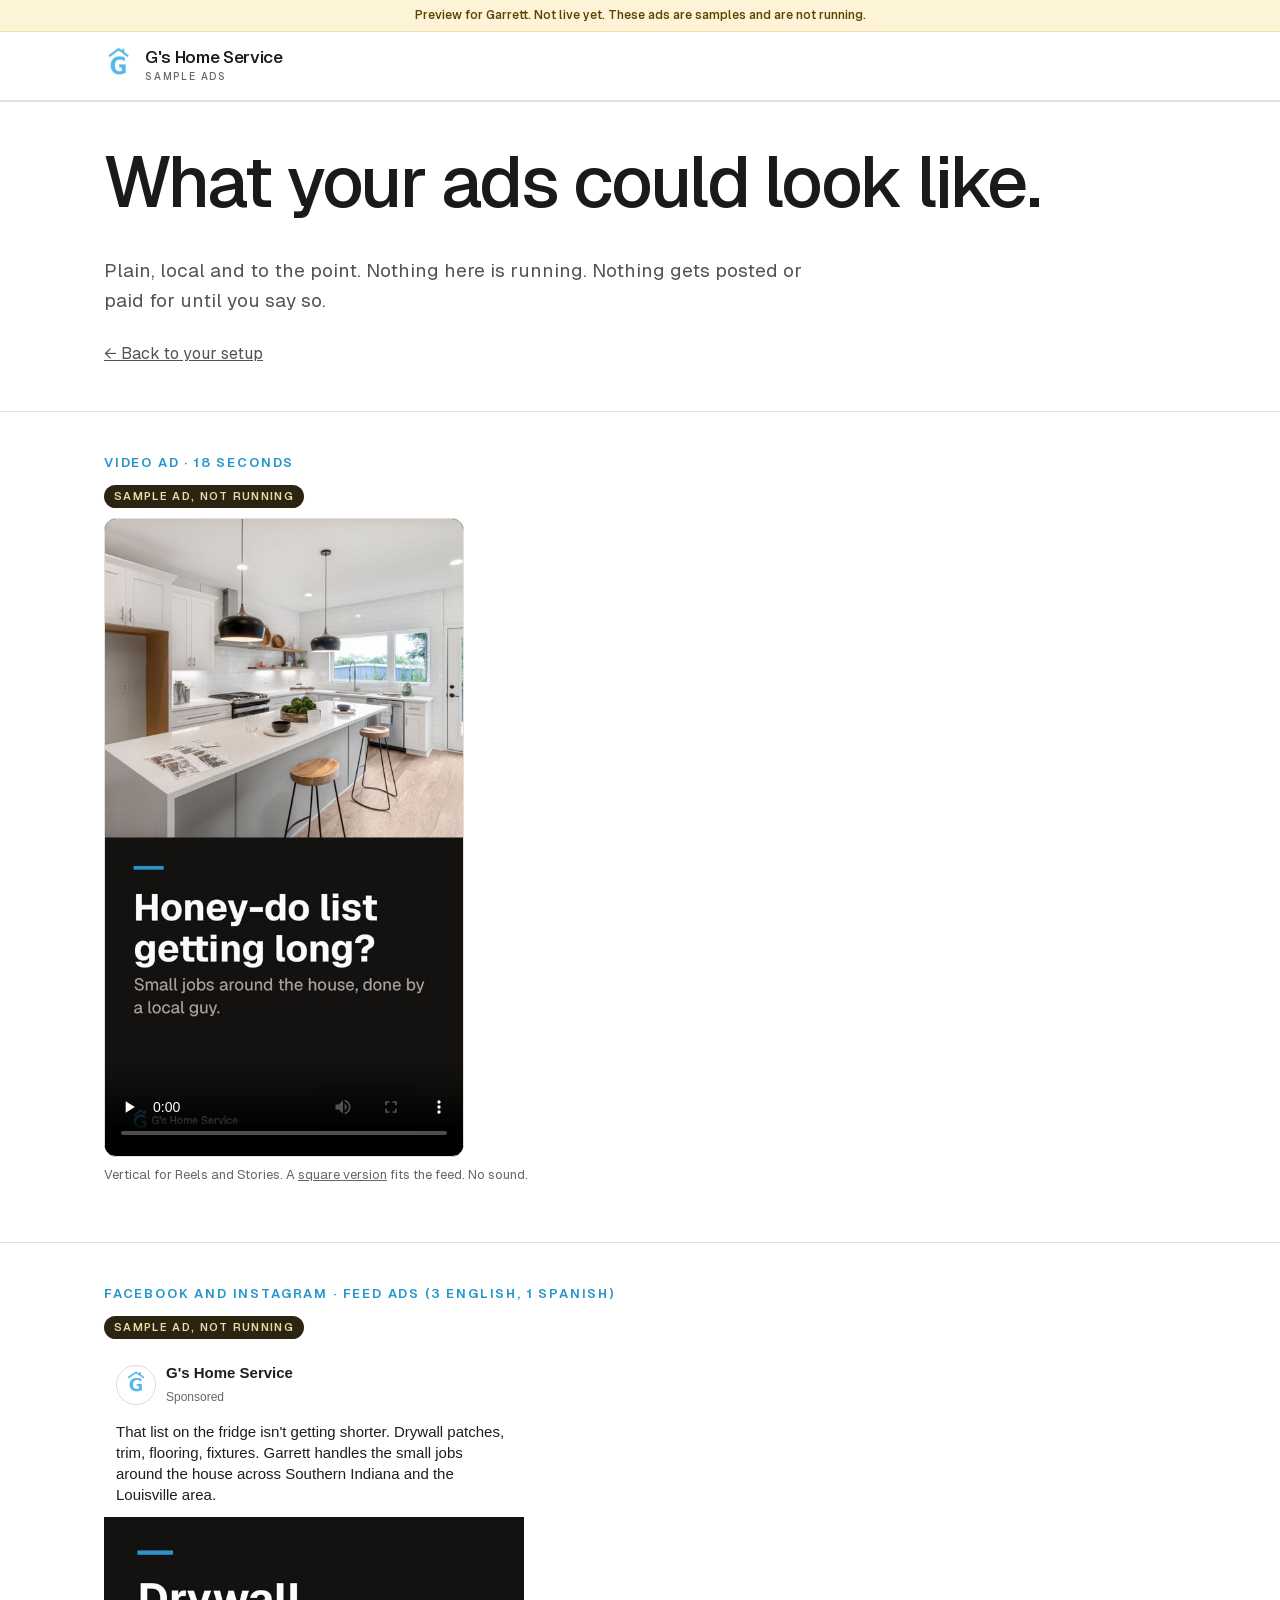
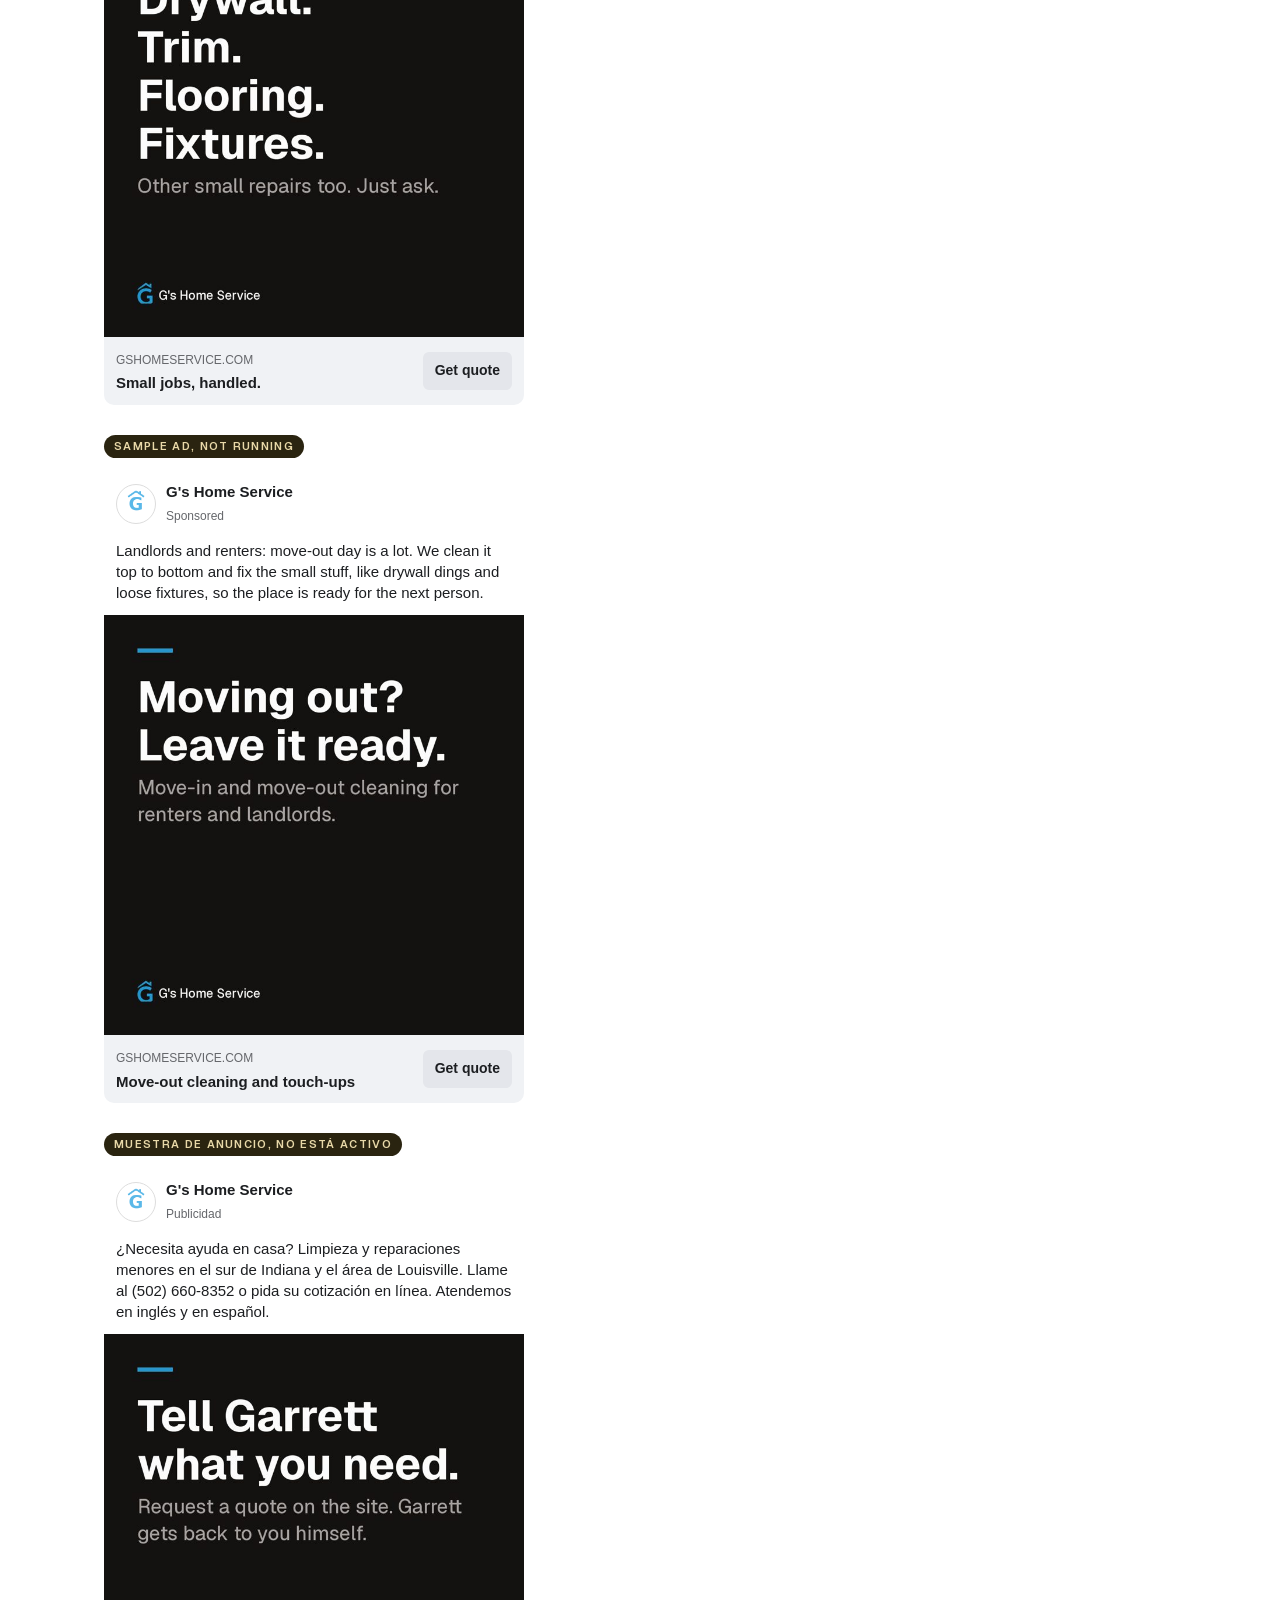
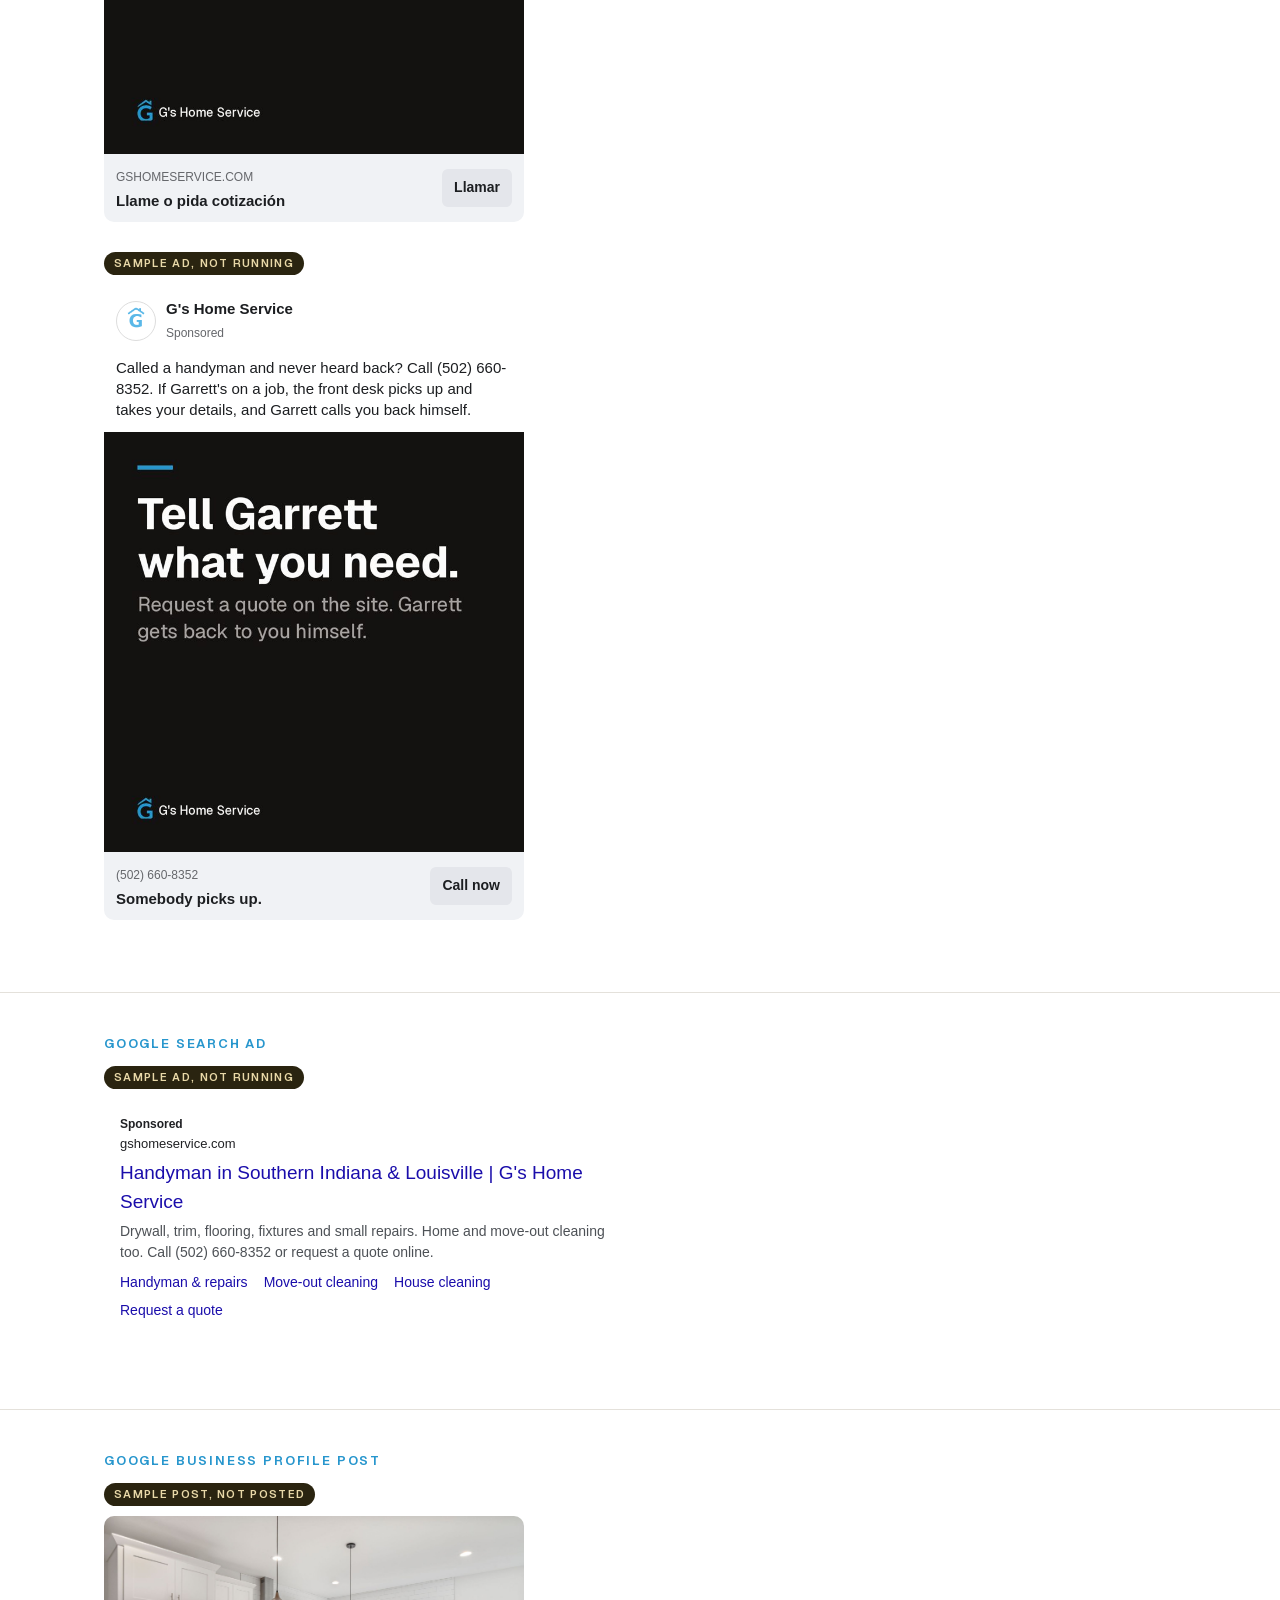
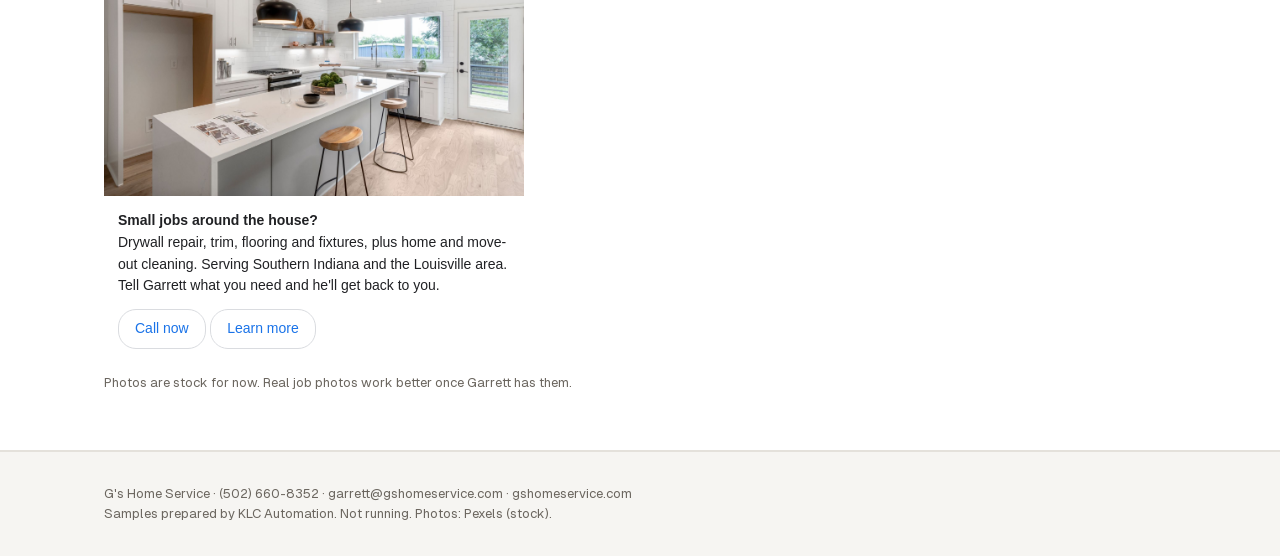
<file: garrett/ads/index.html>
<!doctype html>
<html lang="en"><head>
<meta charset="utf-8"><meta name="viewport" content="width=device-width, initial-scale=1, viewport-fit=cover">
<meta name="robots" content="noindex, nofollow">
<title>Sample ads | G's Home Service</title>
<link rel="icon" href="../../favicon-32.png" sizes="32x32">
<link rel="stylesheet" href="../../styles.css">
<style>
@font-face{font-family:"Geist Sans";src:url(../../assets/fonts/geist-sans-variable.woff2) format("woff2");font-weight:100 900;font-display:swap}
.sec{padding:44px 0;border-bottom:1px solid var(--line)}
.num{color:var(--blue);font:600 13px/1 var(--font);letter-spacing:.14em;text-transform:uppercase;display:block;margin-bottom:14px}
.lbl{display:inline-block;font:600 11px/1 var(--font);letter-spacing:.12em;text-transform:uppercase;color:#e9d9a8;background:#2a2410;border-radius:999px;padding:6px 10px;margin:0 0 10px}
.mock{background:#fff;color:#1c1e21;border-radius:10px;overflow:hidden;max-width:420px;margin:0 0 28px;font-family:-apple-system,Helvetica,Arial,sans-serif}
.mock .hd{display:flex;gap:10px;align-items:center;padding:12px}
.mock .hd img{width:40px;height:40px;border-radius:50%;background:#fff;object-fit:contain;border:1px solid #ddd;padding:4px}
.mock .hd b{display:block;font-size:15px}.mock .hd small{color:#65676b;font-size:12px}
.mock .tx{padding:0 12px 12px;font-size:15px;line-height:1.4}
.mock .cta{display:flex;justify-content:space-between;align-items:center;background:#f0f2f5;padding:10px 12px}
.mock .cta small{color:#65676b;font-size:12px;text-transform:uppercase}.mock .cta b{font-size:15px;display:block}
.mock .cta span{background:#e4e6eb;border-radius:6px;padding:8px 12px;font-weight:600;font-size:14px}
.g{background:#fff;color:#202124;border-radius:10px;padding:16px;max-width:520px;font-family:Arial,sans-serif;margin-bottom:28px}
.g .sp{font-weight:700;font-size:12px}.g .u{font-size:13px;color:#202124}.g h4{color:#1a0dab;font-size:19px;font-weight:400;margin:4px 0}
.g p{font-size:14px;color:#4d5156;margin:0 0 8px}.g .sl{display:flex;flex-wrap:wrap;gap:6px 16px}.g .sl a{color:#1a0dab;font-size:14px;text-decoration:none}
.gbp{background:#fff;color:#202124;border-radius:10px;overflow:hidden;max-width:420px;font-family:Arial,sans-serif}
.gbp .bd{padding:14px}.gbp .bd p{font-size:14px;margin:0 0 12px}.gbp .btn2{display:inline-block;border:1px solid #dadce0;color:#1a73e8;border-radius:18px;padding:8px 16px;font-size:14px}
video{width:100%;max-width:360px;border-radius:12px;border:1px solid var(--line);background:#000;display:block}
.back{display:inline-block;margin-top:8px;color:var(--ink2)}
</style></head><body>
<div class="preview-flag">Preview for Garrett. Not live yet. These ads are samples and are not running.</div>
<header class="top"><div class="wrap"><span class="brand"><img src="../../assets/g-mark.png" alt="" width="29" height="40"><span><b>G's Home Service</b><small>Sample ads</small></span></span></div></header>
<main>
<section class="sec"><div class="wrap">
<h1>What your ads could look like.</h1>
<p class="lede">Plain, local and to the point. Nothing here is running. Nothing gets posted or paid for until you say so.</p>
<a class="back" href="../">&larr; Back to your setup</a>
</div></section>

<section class="sec"><div class="wrap">
<span class="num">Video ad · 18 seconds</span>
<span class="lbl">Sample ad, not running</span>
<video controls playsinline preload="none" poster="poster-vertical.jpg"><source src="ad-vertical.mp4" type="video/mp4"></video>
<p style="color:var(--ink3);font-size:13px;margin-top:8px">Vertical for Reels and Stories. A <a href="ad-square.mp4">square version</a> fits the feed. No sound.</p>
</div></section>

<section class="sec"><div class="wrap">
<span class="num">Facebook and Instagram · feed ads (3 English, 1 Spanish)</span>

<span class="lbl">Sample ad, not running</span>
<div class="mock"><div class="hd"><img src="../../assets/g-mark.png" alt=""><div><b>G's Home Service</b><small>Sponsored</small></div></div>
<div class="tx">That list on the fridge isn't getting shorter. Drywall patches, trim, flooring, fixtures. Garrett handles the small jobs around the house across Southern Indiana and the Louisville area.</div>
<img src="feed-1.jpg" alt="Drywall. Trim. Flooring. Fixtures." width="720" height="720">
<div class="cta"><div><small>gshomeservice.com</small><b>Small jobs, handled.</b></div><span>Get quote</span></div></div>

<span class="lbl">Sample ad, not running</span>
<div class="mock"><div class="hd"><img src="../../assets/g-mark.png" alt=""><div><b>G's Home Service</b><small>Sponsored</small></div></div>
<div class="tx">Landlords and renters: move-out day is a lot. We clean it top to bottom and fix the small stuff, like drywall dings and loose fixtures, so the place is ready for the next person.</div>
<img src="feed-2.jpg" alt="Moving out? Leave it ready." width="720" height="720">
<div class="cta"><div><small>gshomeservice.com</small><b>Move-out cleaning and touch-ups</b></div><span>Get quote</span></div></div>

<span class="lbl">Muestra de anuncio, no está activo</span>
<div class="mock"><div class="hd"><img src="../../assets/g-mark.png" alt=""><div><b>G's Home Service</b><small>Publicidad</small></div></div>
<div class="tx">¿Necesita ayuda en casa? Limpieza y reparaciones menores en el sur de Indiana y el área de Louisville. Llame al (502) 660-8352 o pida su cotización en línea. Atendemos en inglés y en español.</div>
<img src="feed-3.jpg" alt="Tell Garrett what you need." width="720" height="720">
<div class="cta"><div><small>gshomeservice.com</small><b>Llame o pida cotización</b></div><span>Llamar</span></div></div>

<span class="lbl">Sample ad, not running</span>
<div class="mock"><div class="hd"><img src="../../assets/g-mark.png" alt=""><div><b>G's Home Service</b><small>Sponsored</small></div></div>
<div class="tx">Called a handyman and never heard back? Call (502) 660-8352. If Garrett's on a job, the front desk picks up and takes your details, and Garrett calls you back himself.</div>
<img src="feed-3.jpg" alt="Tell Garrett what you need." width="720" height="720">
<div class="cta"><div><small>(502) 660-8352</small><b>Somebody picks up.</b></div><span>Call now</span></div></div>
</div></section>

<section class="sec"><div class="wrap">
<span class="num">Google search ad</span>
<span class="lbl">Sample ad, not running</span>
<div class="g"><div class="sp">Sponsored</div><div class="u">gshomeservice.com</div>
<h4>Handyman in Southern Indiana &amp; Louisville | G's Home Service</h4>
<p>Drywall, trim, flooring, fixtures and small repairs. Home and move-out cleaning too. Call (502) 660-8352 or request a quote online.</p>
<div class="sl"><a>Handyman &amp; repairs</a><a>Move-out cleaning</a><a>House cleaning</a><a>Request a quote</a></div></div>
</div></section>

<section class="sec"><div class="wrap">
<span class="num">Google Business Profile post</span>
<span class="lbl">Sample post, not posted</span>
<div class="gbp"><img src="../../assets/photos/hero-kitchen.jpg" alt="A clean, bright kitchen" width="1200" height="800">
<div class="bd"><p><b>Small jobs around the house?</b><br>Drywall repair, trim, flooring and fixtures, plus home and move-out cleaning. Serving Southern Indiana and the Louisville area. Tell Garrett what you need and he'll get back to you.</p><span class="btn2">Call now</span> <span class="btn2">Learn more</span></div></div>
<p style="color:var(--ink3);font-size:13px;margin-top:10px">Photos are stock for now. Real job photos work better once Garrett has them.</p>
</div></section>
</main>
<footer style="padding:32px 0;color:var(--ink3);font-size:13px"><div class="wrap">G's Home Service · (502) 660-8352 · garrett@gshomeservice.com · gshomeservice.com<br>Samples prepared by KLC Automation. Not running. Photos: Pexels (stock).</div></footer>
</body></html>
</file>
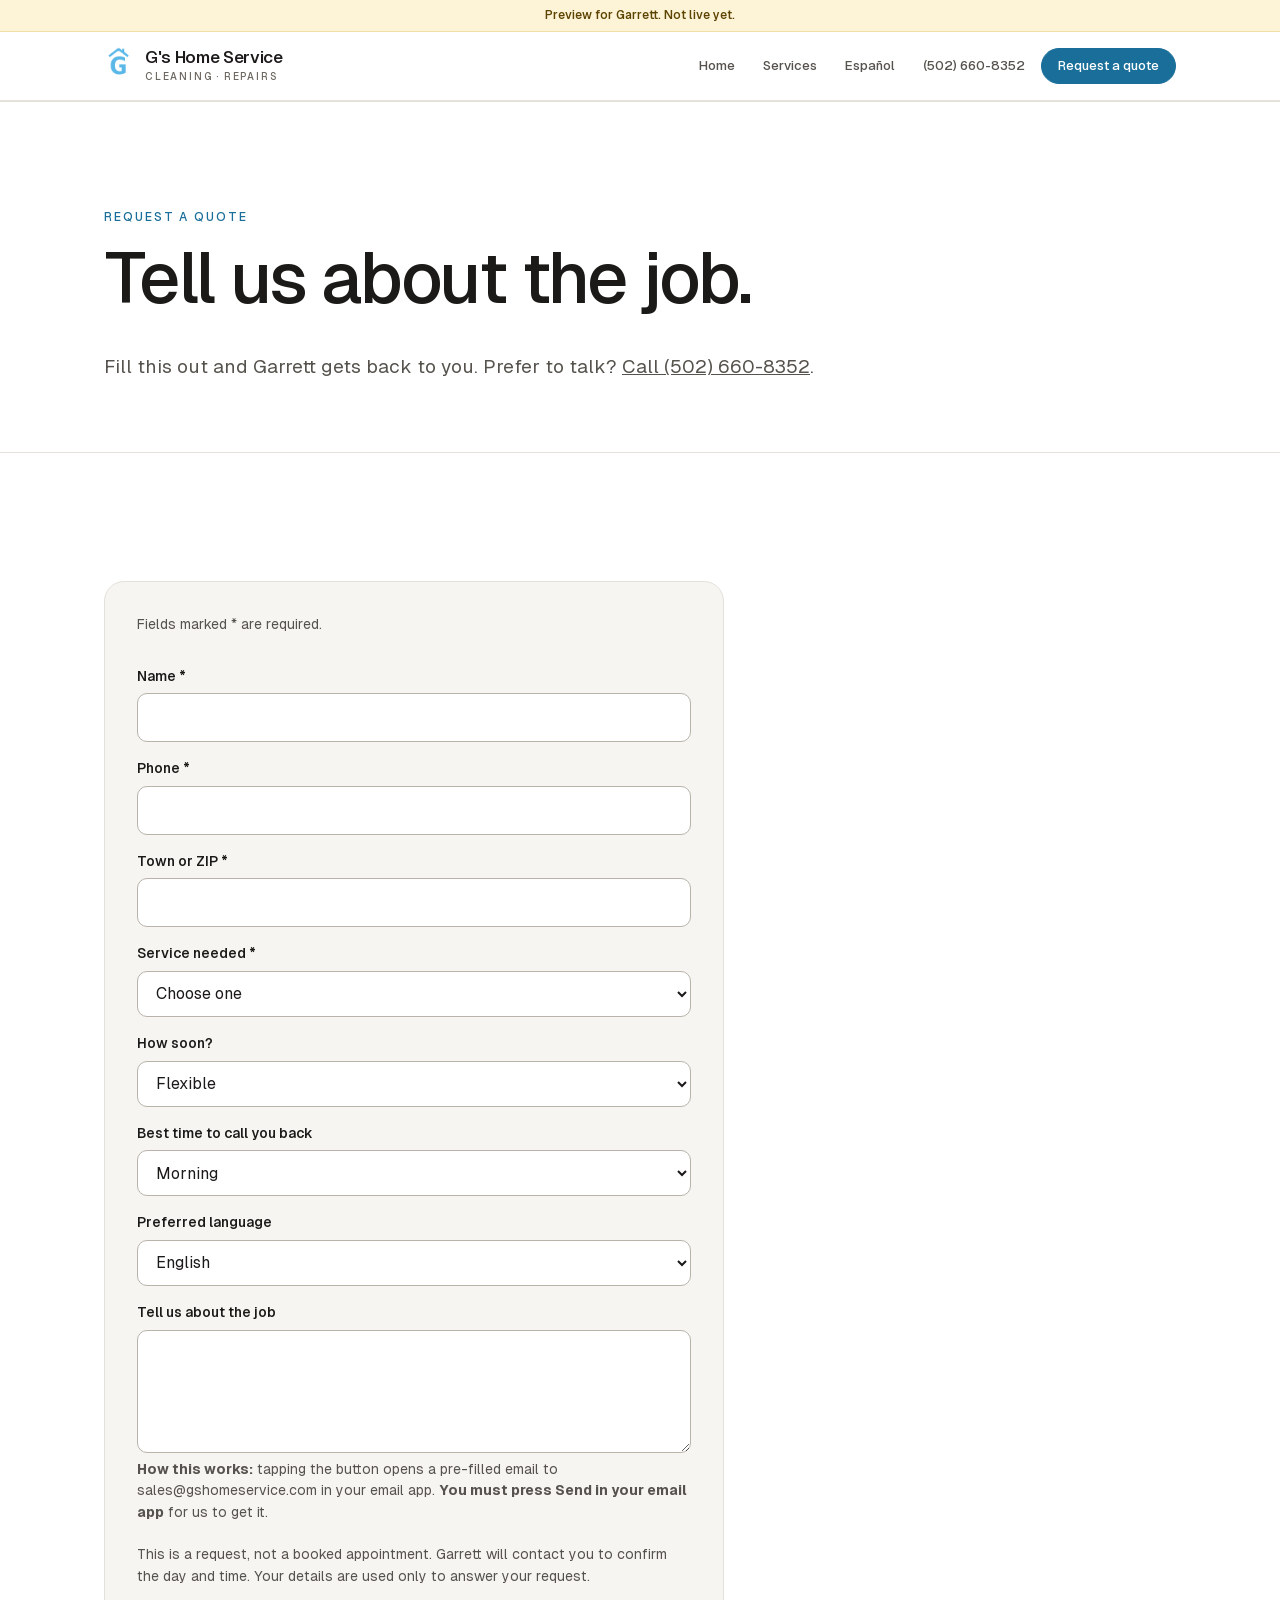
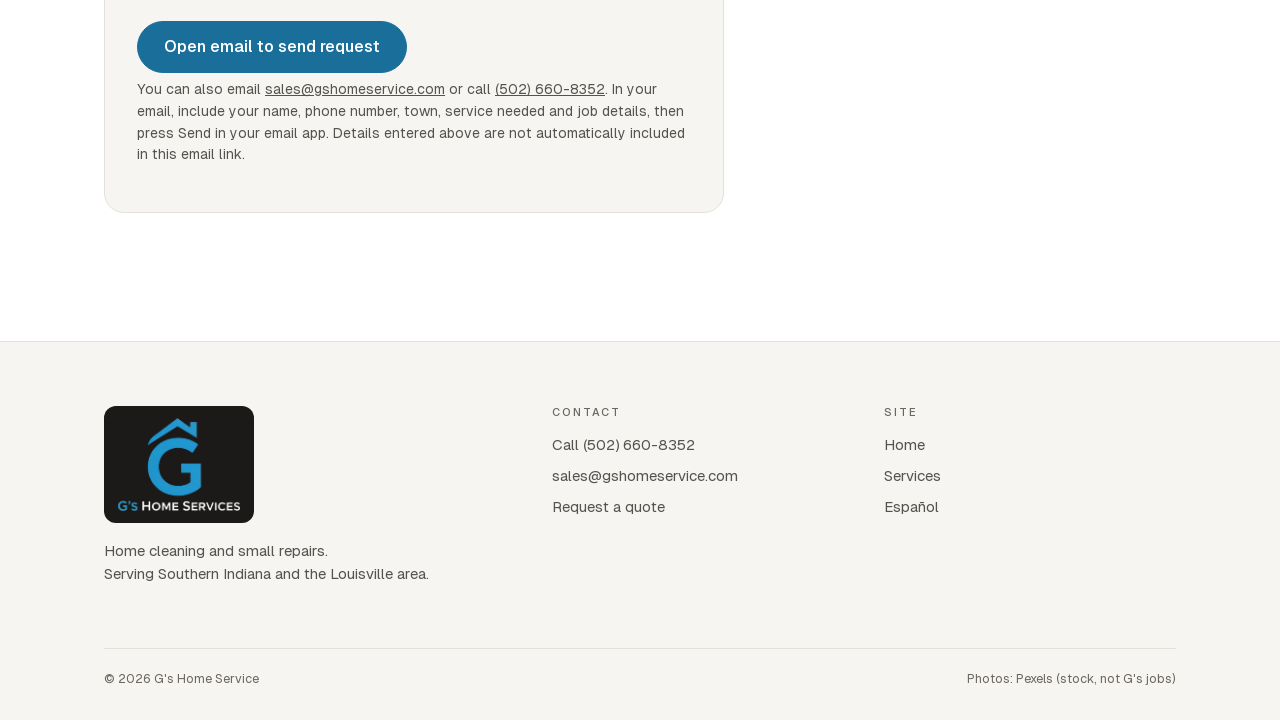
<file: request.html>
<!doctype html>
<html lang="en">
<head>
<meta charset="utf-8">
<meta name="viewport" content="width=device-width, initial-scale=1, viewport-fit=cover">
<meta name="robots" content="noindex, nofollow"> <!-- PREVIEW: delete this one line at launch -->
<meta name="gs-build" content="v2.1">
<title>Request a quote | G's Home Service</title>
<meta name="description" content="Request a quote from G&#x27;s Home Service.">
<meta property="og:title" content="G's Home Service">
<meta property="og:description" content="Request a quote from G&#x27;s Home Service.">
<meta property="og:type" content="website">
<meta property="og:image" content="assets/photos/hero-kitchen.jpg">
<link rel="alternate" hreflang="es" href="es/solicitar.html">
<link rel="icon" href="favicon-32.png" sizes="32x32">
<link rel="apple-touch-icon" href="apple-touch-icon.png">
<meta name="theme-color" content="#ffffff">
<link rel="preload" href="assets/fonts/geist-sans-variable.woff2" as="font" type="font/woff2" crossorigin>
<link rel="stylesheet" href="styles.css">
</head>
<body>
<a class="skip" href="#main">Skip to content</a>
<div class="preview-flag">Preview for Garrett. Not live yet.</div>
<header class="top"><div class="wrap">
<a class="brand" href="index.html"><img src="assets/g-mark.png" alt="" width="29" height="40"><span><b>G's Home Service</b><small>Cleaning · Repairs</small></span></a>
<button class="menu-btn" aria-expanded="false" aria-controls="nav">Menu</button>
<nav class="main" id="nav" aria-label="Main"><a href="index.html">Home</a><a href="services.html">Services</a><a href="es/solicitar.html" hreflang="es" lang="es">Español</a><a href="tel:+15026608352">(502) 660-8352</a><a class="btn sm" href="request.html">Request a quote</a></nav>
</div></header>
<main id="main">
<section class="pagehead"><div class="wrap"><span class="eyebrow">Request a quote</span><h1>Tell us about the job.</h1>
<p class="lede">Fill this out and Garrett gets back to you. Prefer to talk? <a href="tel:+15026608352">Call (502) 660-8352</a>.</p></div></section>
<section><div class="wrap">
<form id="quote" class="form" novalidate data-lang="en" data-to="sales@gshomeservice.com">
<p class="small">Fields marked * are required.</p>
<label for="f-name">Name *</label><input id="f-name" name="name" autocomplete="name" required>
<label for="f-phone">Phone *</label><input id="f-phone" name="phone" type="tel" autocomplete="tel" required>
<label for="f-town">Town or ZIP *</label><input id="f-town" name="town" autocomplete="address-level2" required>
<label for="f-service">Service needed *</label>
<select id="f-service" name="service" required><option value="">Choose one</option><optgroup label="Cleaning"><option value="Cleaning: Standard clean">Standard clean</option><option value="Cleaning: Deep clean">Deep clean</option><option value="Cleaning: Move-in / move-out clean">Move-in / move-out clean</option><option value="Cleaning: Recurring cleaning">Recurring cleaning</option><option value="Cleaning: Commercial &amp; janitorial">Commercial &amp; janitorial</option><option value="Cleaning: Not sure / other">Not sure / other</option></optgroup><optgroup label="Windows"><option value="Windows: Residential">Residential</option><option value="Windows: Not sure / other">Not sure / other</option></optgroup><optgroup label="Handyman"><option value="Handyman: Drywall repair">Drywall repair</option><option value="Handyman: Trim &amp; door molding">Trim &amp; door molding</option><option value="Handyman: Flooring">Flooring</option><option value="Handyman: Light fixtures">Light fixtures</option><option value="Handyman: Other small repairs: just ask">Other small repairs: just ask</option><option value="Handyman: Not sure / other">Not sure / other</option></optgroup><optgroup label="Painting"><option value="Painting: Not sure / other">Not sure / other</option></optgroup><optgroup label="Bathroom remodels"><option value="Bathroom remodels: Half-bath &amp; small bath updates">Half-bath &amp; small bath updates</option><option value="Bathroom remodels: Vanity, sink &amp; faucet">Vanity, sink &amp; faucet</option><option value="Bathroom remodels: Toilet install">Toilet install</option><option value="Bathroom remodels: Flooring">Flooring</option><option value="Bathroom remodels: Drywall &amp; trim">Drywall &amp; trim</option><option value="Bathroom remodels: Not sure / other">Not sure / other</option></optgroup><optgroup label="Carpets &amp; rugs"><option value="Carpets &amp; rugs: Carpet cleaning">Carpet cleaning</option><option value="Carpets &amp; rugs: Rug cleaning">Rug cleaning</option><option value="Carpets &amp; rugs: Not sure / other">Not sure / other</option></optgroup><optgroup label="Exterior"><option value="Exterior: Not sure / other">Not sure / other</option></optgroup><option>Something else</option></select>
<label for="f-urgency">How soon?</label>
<select id="f-urgency" name="urgency"><option>Flexible</option><option>This week</option><option>As soon as possible</option></select>
<label for="f-time">Best time to call you back</label>
<select id="f-time" name="callback"><option>Morning</option><option>Afternoon</option><option>Evening</option></select>
<label for="f-lang">Preferred language</label>
<select id="f-lang" name="language"><option selected>English</option><option>Español</option></select>
<label for="f-msg">Tell us about the job</label><textarea id="f-msg" name="details" rows="4"></textarea>
<p class="small send-how"><strong>How this works:</strong> tapping the button opens a pre-filled email to sales@gshomeservice.com in your email app. <strong>You must press Send in your email app</strong> for us to get it.</p>
<p class="small">This is a request, not a booked appointment. Garrett will contact you to confirm the day and time. Your details are used only to answer your request.</p>
<button type="submit" class="btn big" disabled>Open email to send request</button>
<p class="small">You can also email <a href="mailto:sales@gshomeservice.com">sales@gshomeservice.com</a> or call <a href="tel:+15026608352">(502) 660-8352</a>. In your email, include your name, phone number, town, service needed and job details, then press Send in your email app. Details entered above are not automatically included in this email link.</p>
<p id="f-err" class="err" role="alert" hidden></p>
</form>
<div id="f-done" class="log" aria-live="polite" hidden></div>
<noscript><p>Please call <a href="tel:+15026608352">(502) 660-8352</a> or email <a href="mailto:sales@gshomeservice.com">sales@gshomeservice.com</a>.</p></noscript>
</div></section>
</main>
<footer><div class="wrap">
<div class="grid">
<div><img class="flogo" src="assets/gs-logo.png" alt="G's Home Service" width="150" height="114"><p>Home cleaning and small repairs.<br>Serving Southern Indiana and the Louisville area.</p></div>
<div><h2 class="fh">Contact</h2><ul><li><a href="tel:+15026608352">Call (502) 660-8352</a></li><li><a href="mailto:sales@gshomeservice.com">sales@gshomeservice.com</a></li><li><a href="request.html">Request a quote</a></li></ul></div>
<div><h2 class="fh">Site</h2><ul><li><a href="index.html">Home</a></li><li><a href="services.html">Services</a></li><li><a href="es/solicitar.html">Español</a></li></ul></div>
</div>
<div class="legal"><span>© 2026 G's Home Service</span><span>Photos: Pexels (stock, not G's jobs)</span></div>
</div></footer>
<nav class="callbar" aria-label="Quick contact"><a class="btn ghost" href="request.html">Request a quote</a><a class="btn" href="tel:+15026608352">Call now</a></nav>
<script src="app.js" defer></script>
</body>
</html>
</file>
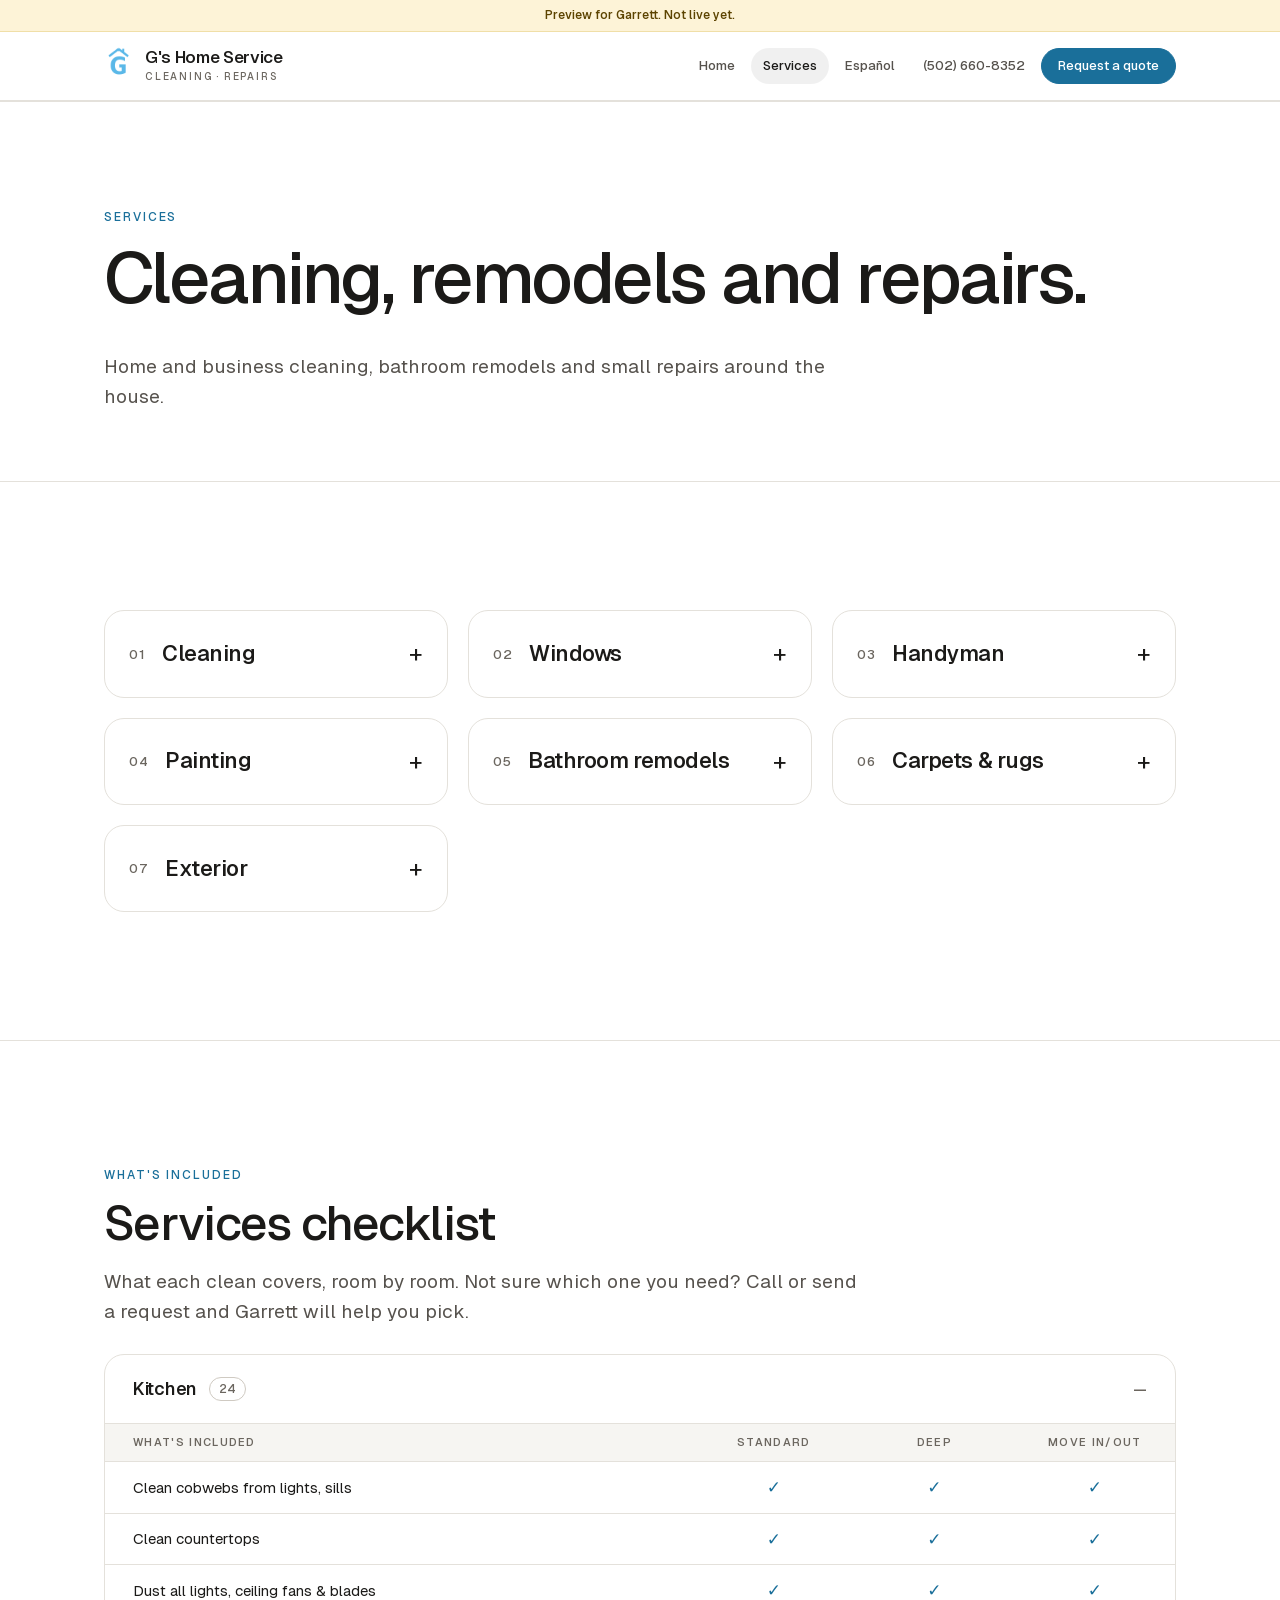
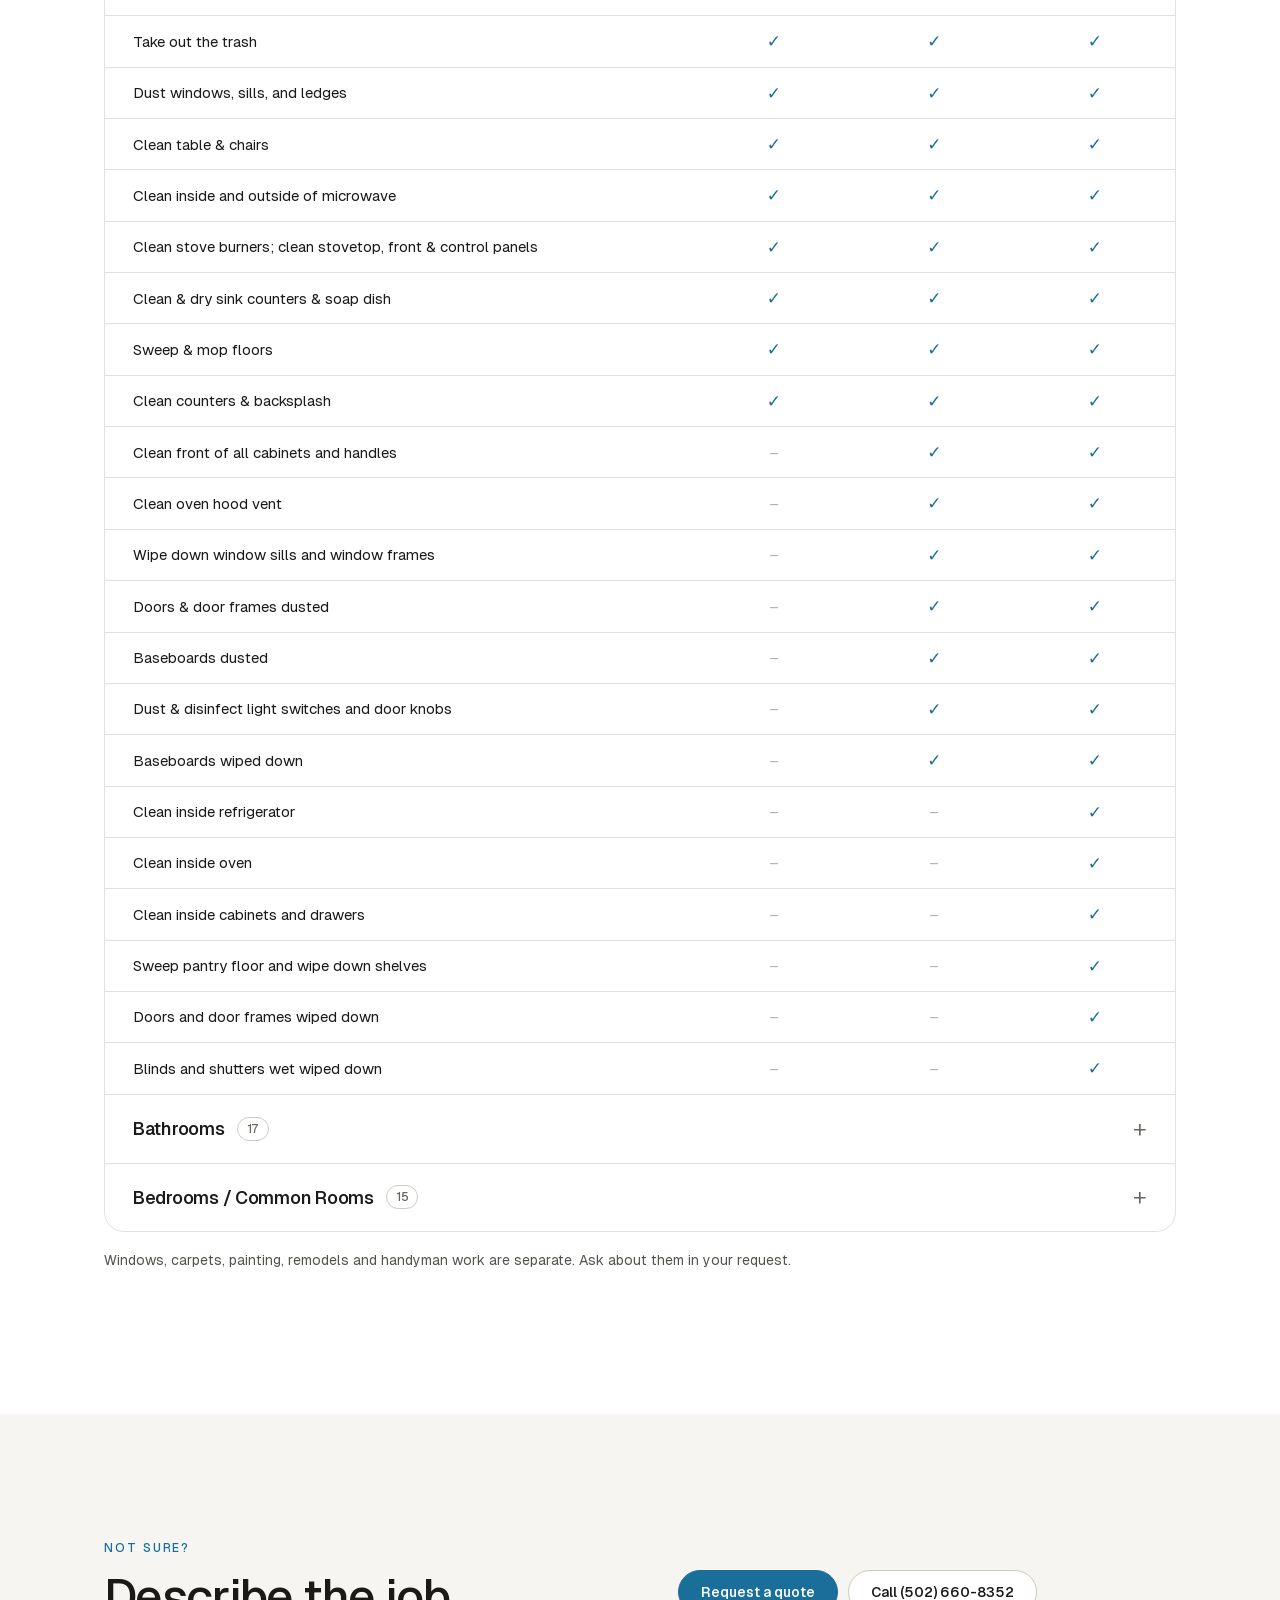
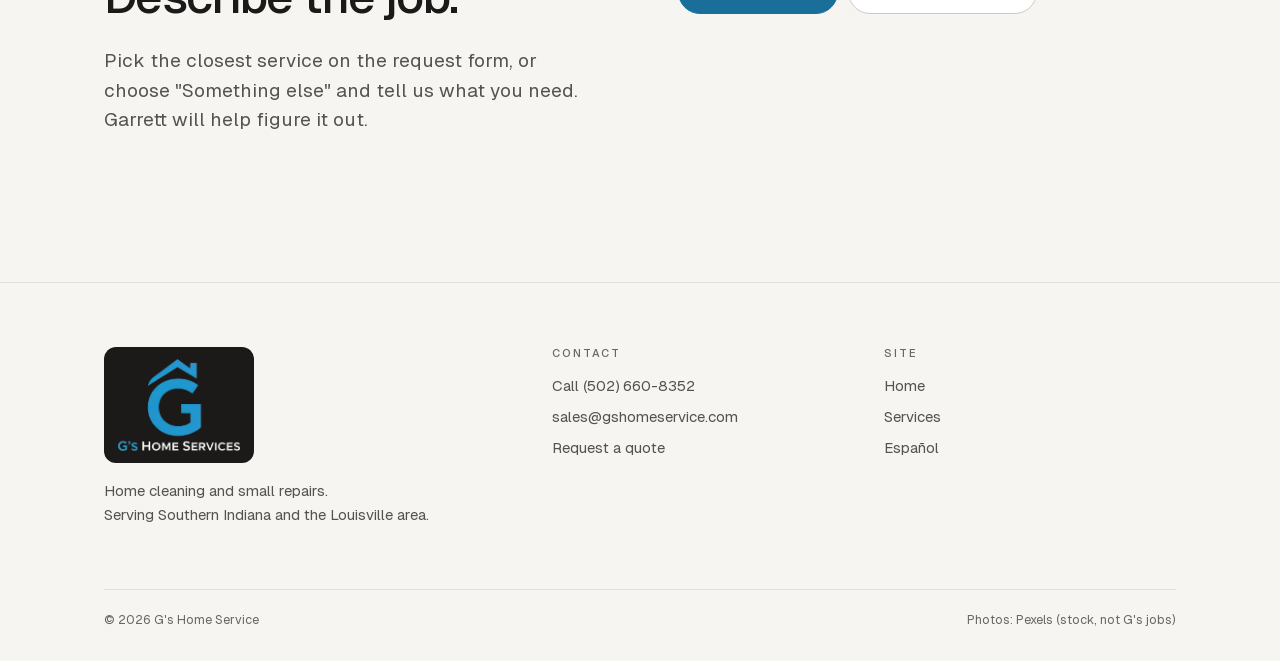
<file: services.html>
<!doctype html>
<html lang="en">
<head>
<meta charset="utf-8">
<meta name="viewport" content="width=device-width, initial-scale=1, viewport-fit=cover">
<meta name="robots" content="noindex, nofollow"> <!-- PREVIEW: delete this one line at launch -->
<meta name="gs-build" content="v2.1">
<title>Services | G's Home Service</title>
<meta name="description" content="House cleaning, move-in/move-out, commercial cleaning, handyman work and more from G&#x27;s Home Service.">
<meta property="og:title" content="G's Home Service">
<meta property="og:description" content="House cleaning, move-in/move-out, commercial cleaning, handyman work and more from G&#x27;s Home Service.">
<meta property="og:type" content="website">
<meta property="og:image" content="assets/photos/hero-kitchen.jpg">
<link rel="alternate" hreflang="es" href="es/servicios.html">
<link rel="icon" href="favicon-32.png" sizes="32x32">
<link rel="apple-touch-icon" href="apple-touch-icon.png">
<meta name="theme-color" content="#ffffff">
<link rel="preload" href="assets/fonts/geist-sans-variable.woff2" as="font" type="font/woff2" crossorigin>
<link rel="stylesheet" href="styles.css">
</head>
<body>
<a class="skip" href="#main">Skip to content</a>
<div class="preview-flag">Preview for Garrett. Not live yet.</div>
<header class="top"><div class="wrap">
<a class="brand" href="index.html"><img src="assets/g-mark.png" alt="" width="29" height="40"><span><b>G's Home Service</b><small>Cleaning · Repairs</small></span></a>
<button class="menu-btn" aria-expanded="false" aria-controls="nav">Menu</button>
<nav class="main" id="nav" aria-label="Main"><a href="index.html">Home</a><a href="services.html" aria-current="page">Services</a><a href="es/servicios.html" hreflang="es" lang="es">Español</a><a href="tel:+15026608352">(502) 660-8352</a><a class="btn sm" href="request.html">Request a quote</a></nav>
</div></header>
<main id="main">
<section class="pagehead"><div class="wrap"><span class="eyebrow">Services</span><h1>Cleaning, remodels and repairs.</h1>
<p class="lede">Home and business cleaning, bathroom remodels and small repairs around the house.</p></div></section>
<section><div class="wrap"><!-- svc:start -->
<ul class="offer-grid service-accordions">
<li class="offer"><details class="service-category"><summary><span class="num">01</span><h3>Cleaning</h3></summary><div class="service-content"><ul class="subs"><li>Standard clean</li><li>Deep clean</li><li>Move-in / move-out clean</li><li>Recurring cleaning</li><li>Commercial &amp; janitorial</li></ul><a class="svc-link" href="#checklist">See the cleaning checklist</a></div></details></li>
<li class="offer"><details class="service-category"><summary><span class="num">02</span><h3>Windows</h3></summary><div class="service-content"><ul class="subs"><li>Residential</li></ul></div></details></li>
<li class="offer"><details class="service-category"><summary><span class="num">03</span><h3>Handyman</h3></summary><div class="service-content"><ul class="subs"><li>Drywall repair</li><li>Trim &amp; door molding</li><li>Flooring</li><li>Light fixtures</li><li>Other small repairs: just ask</li></ul></div></details></li>
<li class="offer"><details class="service-category"><summary><span class="num">04</span><h3>Painting</h3></summary><div class="service-content"><p>Ask us to confirm the scope for your job.</p></div></details></li>
<li class="offer"><details class="service-category"><summary><span class="num">05</span><h3>Bathroom remodels</h3></summary><div class="service-content"><ul class="subs"><li>Half-bath &amp; small bath updates</li><li>Vanity, sink &amp; faucet</li><li>Toilet install</li><li>Flooring</li><li>Drywall &amp; trim</li></ul></div></details></li>
<li class="offer"><details class="service-category"><summary><span class="num">06</span><h3>Carpets &amp; rugs</h3></summary><div class="service-content"><ul class="subs"><li>Carpet cleaning</li><li>Rug cleaning</li></ul></div></details></li>
<li class="offer"><details class="service-category"><summary><span class="num">07</span><h3>Exterior</h3></summary><div class="service-content"><p>Ask us to confirm the scope for your job.</p></div></details></li>
</ul>
<!-- svc:end --></div></section>
<!-- checklist:start (verbatim from gshomeservice.com; built by tools/build_sections.py) -->
<section class="checklist" id="checklist"><div class="wrap">
<div class="sec-head"><div><span class="eyebrow">What&#x27;s included</span><h2>Services checklist</h2></div></div>
<p class="lede ck-lede">What each clean covers, room by room. Not sure which one you need? Call or send a request and Garrett will help you pick.</p>
<div class="ck">
<details open><summary>Kitchen<span class="ck-n">24</span></summary>
<table><caption class="sr">Kitchen</caption><thead><tr><th scope="col">What&#x27;s included</th><th scope="col">Standard</th><th scope="col">Deep</th><th scope="col">Move In/Out</th></tr></thead><tbody>
<tr><th scope="row">Clean cobwebs from lights, sills</th><td class="y"><span class="sr">Included</span></td><td class="y"><span class="sr">Included</span></td><td class="y"><span class="sr">Included</span></td></tr>
<tr><th scope="row">Clean countertops</th><td class="y"><span class="sr">Included</span></td><td class="y"><span class="sr">Included</span></td><td class="y"><span class="sr">Included</span></td></tr>
<tr><th scope="row">Dust all lights, ceiling fans &amp; blades</th><td class="y"><span class="sr">Included</span></td><td class="y"><span class="sr">Included</span></td><td class="y"><span class="sr">Included</span></td></tr>
<tr><th scope="row">Take out the trash</th><td class="y"><span class="sr">Included</span></td><td class="y"><span class="sr">Included</span></td><td class="y"><span class="sr">Included</span></td></tr>
<tr><th scope="row">Dust windows, sills, and ledges</th><td class="y"><span class="sr">Included</span></td><td class="y"><span class="sr">Included</span></td><td class="y"><span class="sr">Included</span></td></tr>
<tr><th scope="row">Clean table &amp; chairs</th><td class="y"><span class="sr">Included</span></td><td class="y"><span class="sr">Included</span></td><td class="y"><span class="sr">Included</span></td></tr>
<tr><th scope="row">Clean inside and outside of microwave</th><td class="y"><span class="sr">Included</span></td><td class="y"><span class="sr">Included</span></td><td class="y"><span class="sr">Included</span></td></tr>
<tr><th scope="row">Clean stove burners; clean stovetop, front &amp; control panels</th><td class="y"><span class="sr">Included</span></td><td class="y"><span class="sr">Included</span></td><td class="y"><span class="sr">Included</span></td></tr>
<tr><th scope="row">Clean &amp; dry sink counters &amp; soap dish</th><td class="y"><span class="sr">Included</span></td><td class="y"><span class="sr">Included</span></td><td class="y"><span class="sr">Included</span></td></tr>
<tr><th scope="row">Sweep &amp; mop floors</th><td class="y"><span class="sr">Included</span></td><td class="y"><span class="sr">Included</span></td><td class="y"><span class="sr">Included</span></td></tr>
<tr><th scope="row">Clean counters &amp; backsplash</th><td class="y"><span class="sr">Included</span></td><td class="y"><span class="sr">Included</span></td><td class="y"><span class="sr">Included</span></td></tr>
<tr><th scope="row">Clean front of all cabinets and handles</th><td class="n"><span class="sr">Not included</span></td><td class="y"><span class="sr">Included</span></td><td class="y"><span class="sr">Included</span></td></tr>
<tr><th scope="row">Clean oven hood vent</th><td class="n"><span class="sr">Not included</span></td><td class="y"><span class="sr">Included</span></td><td class="y"><span class="sr">Included</span></td></tr>
<tr><th scope="row">Wipe down window sills and window frames</th><td class="n"><span class="sr">Not included</span></td><td class="y"><span class="sr">Included</span></td><td class="y"><span class="sr">Included</span></td></tr>
<tr><th scope="row">Doors &amp; door frames dusted</th><td class="n"><span class="sr">Not included</span></td><td class="y"><span class="sr">Included</span></td><td class="y"><span class="sr">Included</span></td></tr>
<tr><th scope="row">Baseboards dusted</th><td class="n"><span class="sr">Not included</span></td><td class="y"><span class="sr">Included</span></td><td class="y"><span class="sr">Included</span></td></tr>
<tr><th scope="row">Dust &amp; disinfect light switches and door knobs</th><td class="n"><span class="sr">Not included</span></td><td class="y"><span class="sr">Included</span></td><td class="y"><span class="sr">Included</span></td></tr>
<tr><th scope="row">Baseboards wiped down</th><td class="n"><span class="sr">Not included</span></td><td class="y"><span class="sr">Included</span></td><td class="y"><span class="sr">Included</span></td></tr>
<tr><th scope="row">Clean inside refrigerator</th><td class="n"><span class="sr">Not included</span></td><td class="n"><span class="sr">Not included</span></td><td class="y"><span class="sr">Included</span></td></tr>
<tr><th scope="row">Clean inside oven</th><td class="n"><span class="sr">Not included</span></td><td class="n"><span class="sr">Not included</span></td><td class="y"><span class="sr">Included</span></td></tr>
<tr><th scope="row">Clean inside cabinets and drawers</th><td class="n"><span class="sr">Not included</span></td><td class="n"><span class="sr">Not included</span></td><td class="y"><span class="sr">Included</span></td></tr>
<tr><th scope="row">Sweep pantry floor and wipe down shelves</th><td class="n"><span class="sr">Not included</span></td><td class="n"><span class="sr">Not included</span></td><td class="y"><span class="sr">Included</span></td></tr>
<tr><th scope="row">Doors and door frames wiped down</th><td class="n"><span class="sr">Not included</span></td><td class="n"><span class="sr">Not included</span></td><td class="y"><span class="sr">Included</span></td></tr>
<tr><th scope="row">Blinds and shutters wet wiped down</th><td class="n"><span class="sr">Not included</span></td><td class="n"><span class="sr">Not included</span></td><td class="y"><span class="sr">Included</span></td></tr>
</tbody></table></details>
<details><summary>Bathrooms<span class="ck-n">17</span></summary>
<table><caption class="sr">Bathrooms</caption><thead><tr><th scope="col">What&#x27;s included</th><th scope="col">Standard</th><th scope="col">Deep</th><th scope="col">Move In/Out</th></tr></thead><tbody>
<tr><th scope="row">Clean all cobwebs &amp; dust shelves</th><td class="y"><span class="sr">Included</span></td><td class="y"><span class="sr">Included</span></td><td class="y"><span class="sr">Included</span></td></tr>
<tr><th scope="row">Clean, buff all mirrors &amp; glass</th><td class="y"><span class="sr">Included</span></td><td class="y"><span class="sr">Included</span></td><td class="y"><span class="sr">Included</span></td></tr>
<tr><th scope="row">Clean countertops &amp; backsplash</th><td class="y"><span class="sr">Included</span></td><td class="y"><span class="sr">Included</span></td><td class="y"><span class="sr">Included</span></td></tr>
<tr><th scope="row">Dust all light fixtures &amp; clean sink(s)</th><td class="y"><span class="sr">Included</span></td><td class="y"><span class="sr">Included</span></td><td class="y"><span class="sr">Included</span></td></tr>
<tr><th scope="row">Clean &amp; dry shower door, track &amp; glass</th><td class="y"><span class="sr">Included</span></td><td class="y"><span class="sr">Included</span></td><td class="y"><span class="sr">Included</span></td></tr>
<tr><th scope="row">Clean &amp; dry sink</th><td class="y"><span class="sr">Included</span></td><td class="y"><span class="sr">Included</span></td><td class="y"><span class="sr">Included</span></td></tr>
<tr><th scope="row">Clean inside &amp; outside of toilet</th><td class="y"><span class="sr">Included</span></td><td class="y"><span class="sr">Included</span></td><td class="y"><span class="sr">Included</span></td></tr>
<tr><th scope="row">Empty garbage</th><td class="y"><span class="sr">Included</span></td><td class="y"><span class="sr">Included</span></td><td class="y"><span class="sr">Included</span></td></tr>
<tr><th scope="row">Sweep/vacuum &amp; mop floors</th><td class="y"><span class="sr">Included</span></td><td class="y"><span class="sr">Included</span></td><td class="y"><span class="sr">Included</span></td></tr>
<tr><th scope="row">Dust &amp; wipe down all window sills, frames &amp; ledges</th><td class="y"><span class="sr">Included</span></td><td class="y"><span class="sr">Included</span></td><td class="y"><span class="sr">Included</span></td></tr>
<tr><th scope="row">Cabinet fronts cleaned</th><td class="y"><span class="sr">Included</span></td><td class="y"><span class="sr">Included</span></td><td class="y"><span class="sr">Included</span></td></tr>
<tr><th scope="row">Doors, frames dusted &amp; wiped down</th><td class="n"><span class="sr">Not included</span></td><td class="y"><span class="sr">Included</span></td><td class="y"><span class="sr">Included</span></td></tr>
<tr><th scope="row">Tile grout scrubbed</th><td class="n"><span class="sr">Not included</span></td><td class="y"><span class="sr">Included</span></td><td class="y"><span class="sr">Included</span></td></tr>
<tr><th scope="row">Dust &amp; wipe down baseboards</th><td class="n"><span class="sr">Not included</span></td><td class="y"><span class="sr">Included</span></td><td class="y"><span class="sr">Included</span></td></tr>
<tr><th scope="row">Clean inside cabinets</th><td class="n"><span class="sr">Not included</span></td><td class="n"><span class="sr">Not included</span></td><td class="y"><span class="sr">Included</span></td></tr>
<tr><th scope="row">Dust &amp; wipe blinds</th><td class="n"><span class="sr">Not included</span></td><td class="n"><span class="sr">Not included</span></td><td class="y"><span class="sr">Included</span></td></tr>
<tr><th scope="row">Clean inside medicine cabinet</th><td class="n"><span class="sr">Not included</span></td><td class="n"><span class="sr">Not included</span></td><td class="y"><span class="sr">Included</span></td></tr>
</tbody></table></details>
<details><summary>Bedrooms / Common Rooms<span class="ck-n">15</span></summary>
<table><caption class="sr">Bedrooms / Common Rooms</caption><thead><tr><th scope="col">What&#x27;s included</th><th scope="col">Standard</th><th scope="col">Deep</th><th scope="col">Move In/Out</th></tr></thead><tbody>
<tr><th scope="row">Clean cobwebs, dust shelves</th><td class="y"><span class="sr">Included</span></td><td class="y"><span class="sr">Included</span></td><td class="y"><span class="sr">Included</span></td></tr>
<tr><th scope="row">Dust ceiling fan &amp; blades</th><td class="y"><span class="sr">Included</span></td><td class="y"><span class="sr">Included</span></td><td class="y"><span class="sr">Included</span></td></tr>
<tr><th scope="row">Clean &amp; buff mirrors</th><td class="y"><span class="sr">Included</span></td><td class="y"><span class="sr">Included</span></td><td class="y"><span class="sr">Included</span></td></tr>
<tr><th scope="row">Dust furniture, lamps, lamp shades &amp; hanging lights</th><td class="y"><span class="sr">Included</span></td><td class="y"><span class="sr">Included</span></td><td class="y"><span class="sr">Included</span></td></tr>
<tr><th scope="row">Clean window sills, window frames &amp; chair rails</th><td class="y"><span class="sr">Included</span></td><td class="y"><span class="sr">Included</span></td><td class="y"><span class="sr">Included</span></td></tr>
<tr><th scope="row">Vacuum / mop floor</th><td class="y"><span class="sr">Included</span></td><td class="y"><span class="sr">Included</span></td><td class="y"><span class="sr">Included</span></td></tr>
<tr><th scope="row">Make beds &amp; change sheets (if clean sheets are made available)</th><td class="y"><span class="sr">Included</span></td><td class="y"><span class="sr">Included</span></td><td class="y"><span class="sr">Included</span></td></tr>
<tr><th scope="row">Clean all light switches &amp; door knobs</th><td class="y"><span class="sr">Included</span></td><td class="y"><span class="sr">Included</span></td><td class="y"><span class="sr">Included</span></td></tr>
<tr><th scope="row">Tidy area, fold blankets, arrange pillows, etc.</th><td class="y"><span class="sr">Included</span></td><td class="y"><span class="sr">Included</span></td><td class="y"><span class="sr">Included</span></td></tr>
<tr><th scope="row">Empty garbage</th><td class="y"><span class="sr">Included</span></td><td class="y"><span class="sr">Included</span></td><td class="y"><span class="sr">Included</span></td></tr>
<tr><th scope="row">Dust window sills &amp; window frames</th><td class="y"><span class="sr">Included</span></td><td class="y"><span class="sr">Included</span></td><td class="y"><span class="sr">Included</span></td></tr>
<tr><th scope="row">Doors, frames dusted &amp; wiped down</th><td class="n"><span class="sr">Not included</span></td><td class="y"><span class="sr">Included</span></td><td class="y"><span class="sr">Included</span></td></tr>
<tr><th scope="row">Dust &amp; wipe down baseboards</th><td class="n"><span class="sr">Not included</span></td><td class="y"><span class="sr">Included</span></td><td class="y"><span class="sr">Included</span></td></tr>
<tr><th scope="row">Clean closet area</th><td class="n"><span class="sr">Not included</span></td><td class="n"><span class="sr">Not included</span></td><td class="y"><span class="sr">Included</span></td></tr>
<tr><th scope="row">Dust &amp; wipe blinds</th><td class="n"><span class="sr">Not included</span></td><td class="n"><span class="sr">Not included</span></td><td class="y"><span class="sr">Included</span></td></tr>
</tbody></table></details>
</div>
<p class="small ck-foot">Windows, carpets, painting, remodels and handyman work are separate. Ask about them in your request.</p>
</div></section>
<!-- checklist:end -->
<section class="alt"><div class="wrap grid2" style="align-items:start">
<div><span class="eyebrow">Not sure?</span><h2>Describe the job.</h2>
<p class="lede">Pick the closest service on the request form, or choose "Something else" and tell us what you need. Garrett will help figure it out.</p></div>
<div><div class="actions"><a class="btn" href="request.html">Request a quote</a><a class="btn ghost" href="tel:+15026608352">Call (502) 660-8352</a></div></div>
</div></section>
</main>
<footer><div class="wrap">
<div class="grid">
<div><img class="flogo" src="assets/gs-logo.png" alt="G's Home Service" width="150" height="114"><p>Home cleaning and small repairs.<br>Serving Southern Indiana and the Louisville area.</p></div>
<div><h2 class="fh">Contact</h2><ul><li><a href="tel:+15026608352">Call (502) 660-8352</a></li><li><a href="mailto:sales@gshomeservice.com">sales@gshomeservice.com</a></li><li><a href="request.html">Request a quote</a></li></ul></div>
<div><h2 class="fh">Site</h2><ul><li><a href="index.html">Home</a></li><li><a href="services.html">Services</a></li><li><a href="es/servicios.html">Español</a></li></ul></div>
</div>
<div class="legal"><span>© 2026 G's Home Service</span><span>Photos: Pexels (stock, not G's jobs)</span></div>
</div></footer>
<nav class="callbar" aria-label="Quick contact"><a class="btn ghost" href="request.html">Request a quote</a><a class="btn" href="tel:+15026608352">Call now</a></nav>
<script src="app.js" defer></script>
</body>
</html>
</file>
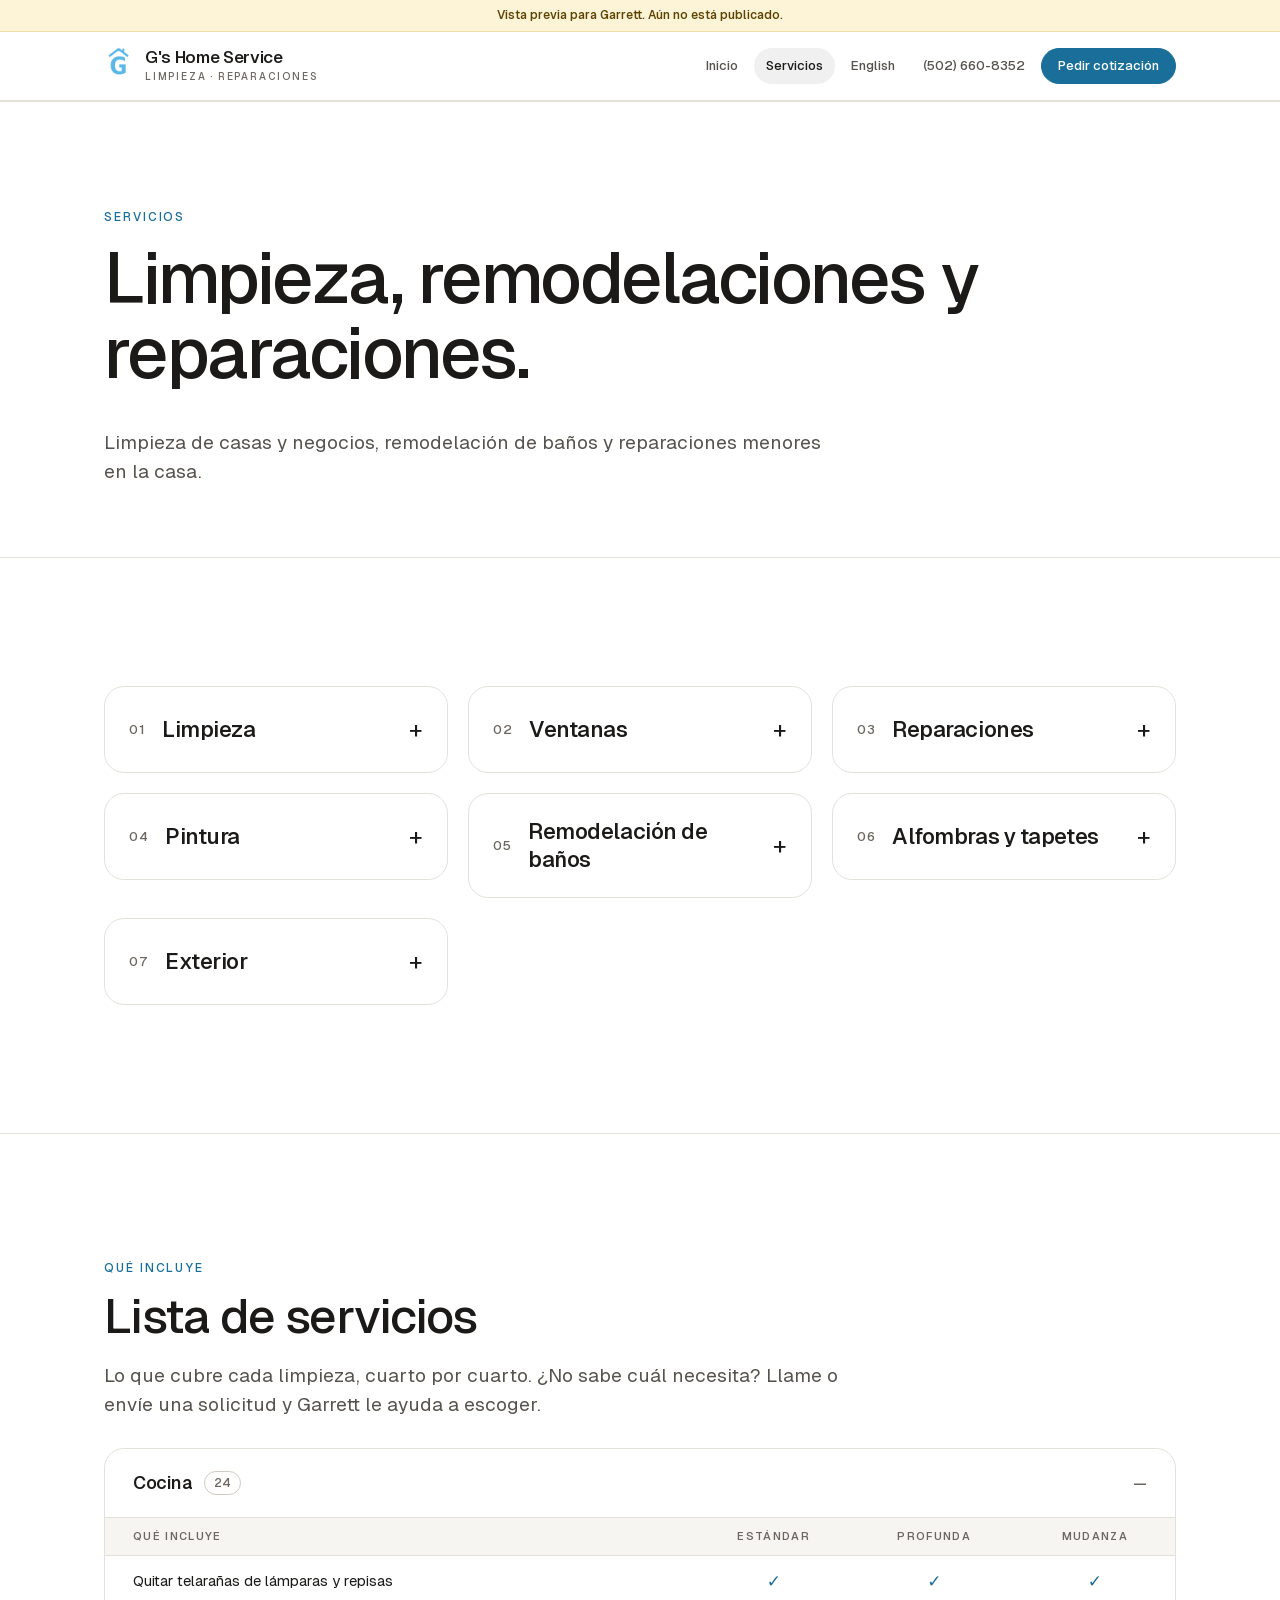
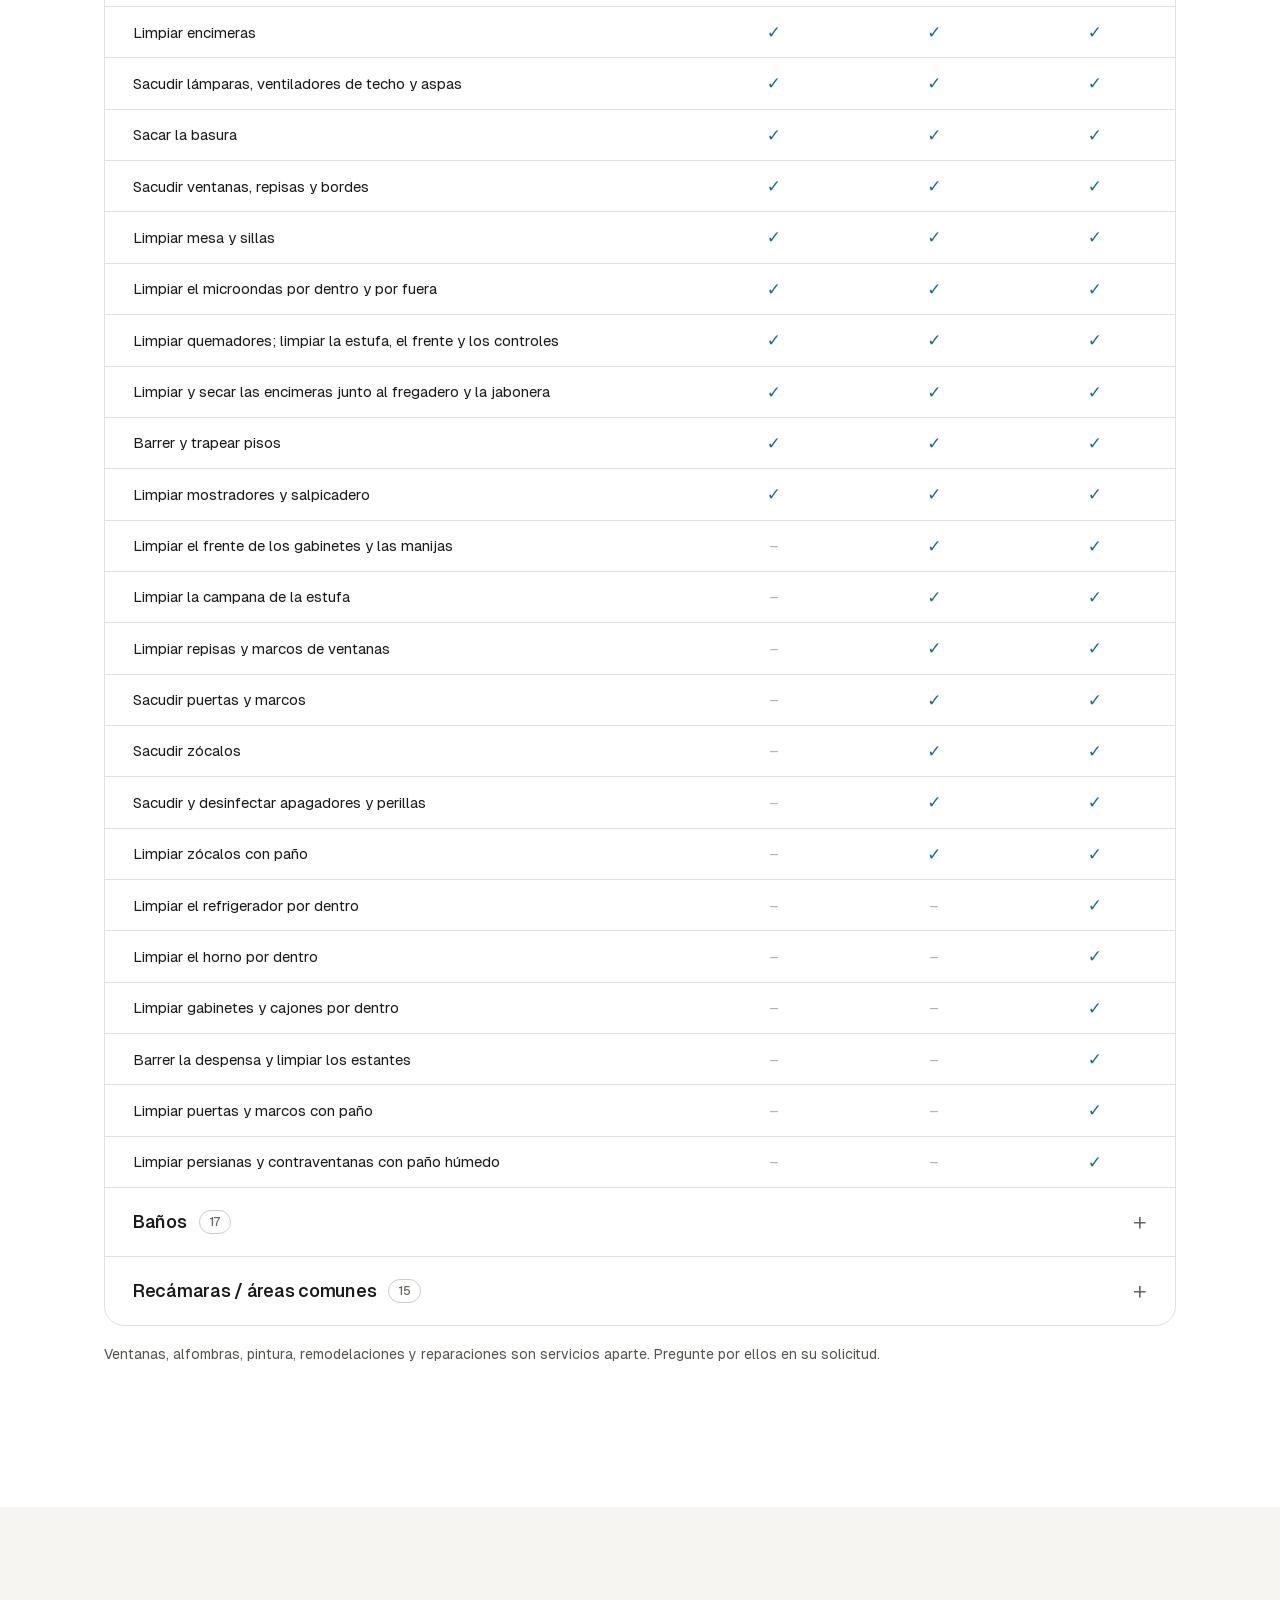
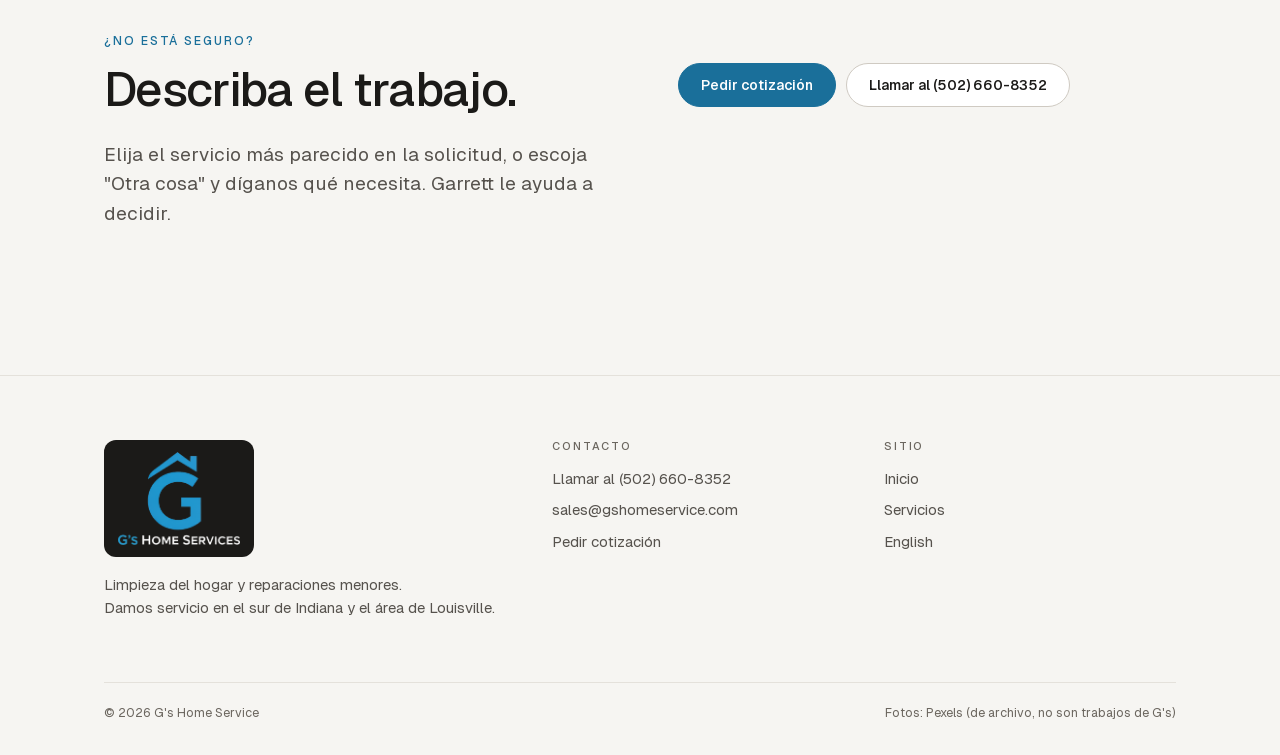
<file: es/servicios.html>
<!doctype html>
<html lang="es">
<head>
<meta charset="utf-8">
<meta name="viewport" content="width=device-width, initial-scale=1, viewport-fit=cover">
<meta name="robots" content="noindex, nofollow"> <!-- PREVIEW: delete this one line at launch -->
<meta name="gs-build" content="v2.1">
<title>Servicios | G's Home Service</title>
<meta name="description" content="Limpieza de casas, mudanzas, oficinas, reparaciones menores y más de G&#x27;s Home Service.">
<meta property="og:title" content="G's Home Service">
<meta property="og:description" content="Limpieza de casas, mudanzas, oficinas, reparaciones menores y más de G&#x27;s Home Service.">
<meta property="og:type" content="website">
<meta property="og:image" content="../assets/photos/hero-kitchen.jpg">
<link rel="alternate" hreflang="en" href="../services.html">
<link rel="icon" href="../favicon-32.png" sizes="32x32">
<link rel="apple-touch-icon" href="../apple-touch-icon.png">
<meta name="theme-color" content="#ffffff">
<link rel="preload" href="../assets/fonts/geist-sans-variable.woff2" as="font" type="font/woff2" crossorigin>
<link rel="stylesheet" href="../styles.css">
</head>
<body>
<a class="skip" href="#main">Saltar al contenido</a>
<div class="preview-flag">Vista previa para Garrett. Aún no está publicado.</div>
<header class="top"><div class="wrap">
<a class="brand" href="index.html"><img src="../assets/g-mark.png" alt="" width="29" height="40"><span><b>G's Home Service</b><small>Limpieza · Reparaciones</small></span></a>
<button class="menu-btn" aria-expanded="false" aria-controls="nav">Menú</button>
<nav class="main" id="nav" aria-label="Principal"><a href="index.html">Inicio</a><a href="servicios.html" aria-current="page">Servicios</a><a href="../services.html" hreflang="en" lang="en">English</a><a href="tel:+15026608352">(502) 660-8352</a><a class="btn sm" href="solicitar.html">Pedir cotización</a></nav>
</div></header>
<main id="main">
<section class="pagehead"><div class="wrap"><span class="eyebrow">Servicios</span><h1>Limpieza, remodelaciones y reparaciones.</h1>
<p class="lede">Limpieza de casas y negocios, remodelación de baños y reparaciones menores en la casa.</p></div></section>
<section><div class="wrap"><!-- svc:start -->
<ul class="offer-grid service-accordions">
<li class="offer"><details class="service-category"><summary><span class="num">01</span><h3>Limpieza</h3></summary><div class="service-content"><ul class="subs"><li>Limpieza estándar</li><li>Limpieza profunda</li><li>Limpieza de mudanza</li><li>Limpieza recurrente</li><li>Limpieza comercial y de mantenimiento</li></ul><a class="svc-link" href="#checklist">Ver la lista de limpieza</a></div></details></li>
<li class="offer"><details class="service-category"><summary><span class="num">02</span><h3>Ventanas</h3></summary><div class="service-content"><ul class="subs"><li>Residencial</li></ul></div></details></li>
<li class="offer"><details class="service-category"><summary><span class="num">03</span><h3>Reparaciones</h3></summary><div class="service-content"><ul class="subs"><li>Reparación de paneles de yeso</li><li>Molduras y marcos de puertas</li><li>Pisos</li><li>Accesorios de iluminación</li><li>Otras reparaciones menores: pregunte</li></ul></div></details></li>
<li class="offer"><details class="service-category"><summary><span class="num">04</span><h3>Pintura</h3></summary><div class="service-content"><p>Pregunte para confirmar el alcance de su trabajo.</p></div></details></li>
<li class="offer"><details class="service-category"><summary><span class="num">05</span><h3>Remodelación de baños</h3></summary><div class="service-content"><ul class="subs"><li>Renovaciones de medios baños y baños pequeños</li><li>Mueble de baño, lavabo y llave</li><li>Instalación de inodoro</li><li>Pisos</li><li>Paneles de yeso y molduras</li></ul></div></details></li>
<li class="offer"><details class="service-category"><summary><span class="num">06</span><h3>Alfombras y tapetes</h3></summary><div class="service-content"><ul class="subs"><li>Limpieza de alfombras</li><li>Limpieza de tapetes</li></ul></div></details></li>
<li class="offer"><details class="service-category"><summary><span class="num">07</span><h3>Exterior</h3></summary><div class="service-content"><p>Pregunte para confirmar el alcance de su trabajo.</p></div></details></li>
</ul>
<!-- svc:end --></div></section>
<!-- checklist:start (verbatim from gshomeservice.com; built by tools/build_sections.py) -->
<section class="checklist" id="checklist"><div class="wrap">
<div class="sec-head"><div><span class="eyebrow">Qué incluye</span><h2>Lista de servicios</h2></div></div>
<p class="lede ck-lede">Lo que cubre cada limpieza, cuarto por cuarto. ¿No sabe cuál necesita? Llame o envíe una solicitud y Garrett le ayuda a escoger.</p>
<div class="ck">
<details open><summary>Cocina<span class="ck-n">24</span></summary>
<table><caption class="sr">Cocina</caption><thead><tr><th scope="col">Qué incluye</th><th scope="col">Estándar</th><th scope="col">Profunda</th><th scope="col">Mudanza</th></tr></thead><tbody>
<tr><th scope="row">Quitar telarañas de lámparas y repisas</th><td class="y"><span class="sr">Incluido</span></td><td class="y"><span class="sr">Incluido</span></td><td class="y"><span class="sr">Incluido</span></td></tr>
<tr><th scope="row">Limpiar encimeras</th><td class="y"><span class="sr">Incluido</span></td><td class="y"><span class="sr">Incluido</span></td><td class="y"><span class="sr">Incluido</span></td></tr>
<tr><th scope="row">Sacudir lámparas, ventiladores de techo y aspas</th><td class="y"><span class="sr">Incluido</span></td><td class="y"><span class="sr">Incluido</span></td><td class="y"><span class="sr">Incluido</span></td></tr>
<tr><th scope="row">Sacar la basura</th><td class="y"><span class="sr">Incluido</span></td><td class="y"><span class="sr">Incluido</span></td><td class="y"><span class="sr">Incluido</span></td></tr>
<tr><th scope="row">Sacudir ventanas, repisas y bordes</th><td class="y"><span class="sr">Incluido</span></td><td class="y"><span class="sr">Incluido</span></td><td class="y"><span class="sr">Incluido</span></td></tr>
<tr><th scope="row">Limpiar mesa y sillas</th><td class="y"><span class="sr">Incluido</span></td><td class="y"><span class="sr">Incluido</span></td><td class="y"><span class="sr">Incluido</span></td></tr>
<tr><th scope="row">Limpiar el microondas por dentro y por fuera</th><td class="y"><span class="sr">Incluido</span></td><td class="y"><span class="sr">Incluido</span></td><td class="y"><span class="sr">Incluido</span></td></tr>
<tr><th scope="row">Limpiar quemadores; limpiar la estufa, el frente y los controles</th><td class="y"><span class="sr">Incluido</span></td><td class="y"><span class="sr">Incluido</span></td><td class="y"><span class="sr">Incluido</span></td></tr>
<tr><th scope="row">Limpiar y secar las encimeras junto al fregadero y la jabonera</th><td class="y"><span class="sr">Incluido</span></td><td class="y"><span class="sr">Incluido</span></td><td class="y"><span class="sr">Incluido</span></td></tr>
<tr><th scope="row">Barrer y trapear pisos</th><td class="y"><span class="sr">Incluido</span></td><td class="y"><span class="sr">Incluido</span></td><td class="y"><span class="sr">Incluido</span></td></tr>
<tr><th scope="row">Limpiar mostradores y salpicadero</th><td class="y"><span class="sr">Incluido</span></td><td class="y"><span class="sr">Incluido</span></td><td class="y"><span class="sr">Incluido</span></td></tr>
<tr><th scope="row">Limpiar el frente de los gabinetes y las manijas</th><td class="n"><span class="sr">No incluido</span></td><td class="y"><span class="sr">Incluido</span></td><td class="y"><span class="sr">Incluido</span></td></tr>
<tr><th scope="row">Limpiar la campana de la estufa</th><td class="n"><span class="sr">No incluido</span></td><td class="y"><span class="sr">Incluido</span></td><td class="y"><span class="sr">Incluido</span></td></tr>
<tr><th scope="row">Limpiar repisas y marcos de ventanas</th><td class="n"><span class="sr">No incluido</span></td><td class="y"><span class="sr">Incluido</span></td><td class="y"><span class="sr">Incluido</span></td></tr>
<tr><th scope="row">Sacudir puertas y marcos</th><td class="n"><span class="sr">No incluido</span></td><td class="y"><span class="sr">Incluido</span></td><td class="y"><span class="sr">Incluido</span></td></tr>
<tr><th scope="row">Sacudir zócalos</th><td class="n"><span class="sr">No incluido</span></td><td class="y"><span class="sr">Incluido</span></td><td class="y"><span class="sr">Incluido</span></td></tr>
<tr><th scope="row">Sacudir y desinfectar apagadores y perillas</th><td class="n"><span class="sr">No incluido</span></td><td class="y"><span class="sr">Incluido</span></td><td class="y"><span class="sr">Incluido</span></td></tr>
<tr><th scope="row">Limpiar zócalos con paño</th><td class="n"><span class="sr">No incluido</span></td><td class="y"><span class="sr">Incluido</span></td><td class="y"><span class="sr">Incluido</span></td></tr>
<tr><th scope="row">Limpiar el refrigerador por dentro</th><td class="n"><span class="sr">No incluido</span></td><td class="n"><span class="sr">No incluido</span></td><td class="y"><span class="sr">Incluido</span></td></tr>
<tr><th scope="row">Limpiar el horno por dentro</th><td class="n"><span class="sr">No incluido</span></td><td class="n"><span class="sr">No incluido</span></td><td class="y"><span class="sr">Incluido</span></td></tr>
<tr><th scope="row">Limpiar gabinetes y cajones por dentro</th><td class="n"><span class="sr">No incluido</span></td><td class="n"><span class="sr">No incluido</span></td><td class="y"><span class="sr">Incluido</span></td></tr>
<tr><th scope="row">Barrer la despensa y limpiar los estantes</th><td class="n"><span class="sr">No incluido</span></td><td class="n"><span class="sr">No incluido</span></td><td class="y"><span class="sr">Incluido</span></td></tr>
<tr><th scope="row">Limpiar puertas y marcos con paño</th><td class="n"><span class="sr">No incluido</span></td><td class="n"><span class="sr">No incluido</span></td><td class="y"><span class="sr">Incluido</span></td></tr>
<tr><th scope="row">Limpiar persianas y contraventanas con paño húmedo</th><td class="n"><span class="sr">No incluido</span></td><td class="n"><span class="sr">No incluido</span></td><td class="y"><span class="sr">Incluido</span></td></tr>
</tbody></table></details>
<details><summary>Baños<span class="ck-n">17</span></summary>
<table><caption class="sr">Baños</caption><thead><tr><th scope="col">Qué incluye</th><th scope="col">Estándar</th><th scope="col">Profunda</th><th scope="col">Mudanza</th></tr></thead><tbody>
<tr><th scope="row">Quitar telarañas y sacudir estantes</th><td class="y"><span class="sr">Incluido</span></td><td class="y"><span class="sr">Incluido</span></td><td class="y"><span class="sr">Incluido</span></td></tr>
<tr><th scope="row">Limpiar y pulir espejos y vidrios</th><td class="y"><span class="sr">Incluido</span></td><td class="y"><span class="sr">Incluido</span></td><td class="y"><span class="sr">Incluido</span></td></tr>
<tr><th scope="row">Limpiar encimeras y salpicadero</th><td class="y"><span class="sr">Incluido</span></td><td class="y"><span class="sr">Incluido</span></td><td class="y"><span class="sr">Incluido</span></td></tr>
<tr><th scope="row">Sacudir lámparas y limpiar lavabo(s)</th><td class="y"><span class="sr">Incluido</span></td><td class="y"><span class="sr">Incluido</span></td><td class="y"><span class="sr">Incluido</span></td></tr>
<tr><th scope="row">Limpiar y secar puerta, riel y vidrio de la regadera</th><td class="y"><span class="sr">Incluido</span></td><td class="y"><span class="sr">Incluido</span></td><td class="y"><span class="sr">Incluido</span></td></tr>
<tr><th scope="row">Limpiar y secar el lavabo</th><td class="y"><span class="sr">Incluido</span></td><td class="y"><span class="sr">Incluido</span></td><td class="y"><span class="sr">Incluido</span></td></tr>
<tr><th scope="row">Limpiar el inodoro por dentro y por fuera</th><td class="y"><span class="sr">Incluido</span></td><td class="y"><span class="sr">Incluido</span></td><td class="y"><span class="sr">Incluido</span></td></tr>
<tr><th scope="row">Vaciar la basura</th><td class="y"><span class="sr">Incluido</span></td><td class="y"><span class="sr">Incluido</span></td><td class="y"><span class="sr">Incluido</span></td></tr>
<tr><th scope="row">Barrer/aspirar y trapear pisos</th><td class="y"><span class="sr">Incluido</span></td><td class="y"><span class="sr">Incluido</span></td><td class="y"><span class="sr">Incluido</span></td></tr>
<tr><th scope="row">Sacudir y limpiar repisas, marcos y bordes de ventanas</th><td class="y"><span class="sr">Incluido</span></td><td class="y"><span class="sr">Incluido</span></td><td class="y"><span class="sr">Incluido</span></td></tr>
<tr><th scope="row">Limpiar el frente de los gabinetes</th><td class="y"><span class="sr">Incluido</span></td><td class="y"><span class="sr">Incluido</span></td><td class="y"><span class="sr">Incluido</span></td></tr>
<tr><th scope="row">Sacudir y limpiar puertas y marcos</th><td class="n"><span class="sr">No incluido</span></td><td class="y"><span class="sr">Incluido</span></td><td class="y"><span class="sr">Incluido</span></td></tr>
<tr><th scope="row">Tallar las juntas de los azulejos</th><td class="n"><span class="sr">No incluido</span></td><td class="y"><span class="sr">Incluido</span></td><td class="y"><span class="sr">Incluido</span></td></tr>
<tr><th scope="row">Sacudir y limpiar zócalos</th><td class="n"><span class="sr">No incluido</span></td><td class="y"><span class="sr">Incluido</span></td><td class="y"><span class="sr">Incluido</span></td></tr>
<tr><th scope="row">Limpiar gabinetes por dentro</th><td class="n"><span class="sr">No incluido</span></td><td class="n"><span class="sr">No incluido</span></td><td class="y"><span class="sr">Incluido</span></td></tr>
<tr><th scope="row">Sacudir y limpiar persianas</th><td class="n"><span class="sr">No incluido</span></td><td class="n"><span class="sr">No incluido</span></td><td class="y"><span class="sr">Incluido</span></td></tr>
<tr><th scope="row">Limpiar el botiquín por dentro</th><td class="n"><span class="sr">No incluido</span></td><td class="n"><span class="sr">No incluido</span></td><td class="y"><span class="sr">Incluido</span></td></tr>
</tbody></table></details>
<details><summary>Recámaras / áreas comunes<span class="ck-n">15</span></summary>
<table><caption class="sr">Recámaras / áreas comunes</caption><thead><tr><th scope="col">Qué incluye</th><th scope="col">Estándar</th><th scope="col">Profunda</th><th scope="col">Mudanza</th></tr></thead><tbody>
<tr><th scope="row">Quitar telarañas, sacudir estantes</th><td class="y"><span class="sr">Incluido</span></td><td class="y"><span class="sr">Incluido</span></td><td class="y"><span class="sr">Incluido</span></td></tr>
<tr><th scope="row">Sacudir el ventilador de techo y las aspas</th><td class="y"><span class="sr">Incluido</span></td><td class="y"><span class="sr">Incluido</span></td><td class="y"><span class="sr">Incluido</span></td></tr>
<tr><th scope="row">Limpiar y pulir espejos</th><td class="y"><span class="sr">Incluido</span></td><td class="y"><span class="sr">Incluido</span></td><td class="y"><span class="sr">Incluido</span></td></tr>
<tr><th scope="row">Sacudir muebles, lámparas, pantallas de lámparas y lámparas colgantes</th><td class="y"><span class="sr">Incluido</span></td><td class="y"><span class="sr">Incluido</span></td><td class="y"><span class="sr">Incluido</span></td></tr>
<tr><th scope="row">Limpiar repisas y marcos de ventanas y molduras de pared</th><td class="y"><span class="sr">Incluido</span></td><td class="y"><span class="sr">Incluido</span></td><td class="y"><span class="sr">Incluido</span></td></tr>
<tr><th scope="row">Aspirar / trapear el piso</th><td class="y"><span class="sr">Incluido</span></td><td class="y"><span class="sr">Incluido</span></td><td class="y"><span class="sr">Incluido</span></td></tr>
<tr><th scope="row">Tender camas y cambiar sábanas (si hay sábanas limpias disponibles)</th><td class="y"><span class="sr">Incluido</span></td><td class="y"><span class="sr">Incluido</span></td><td class="y"><span class="sr">Incluido</span></td></tr>
<tr><th scope="row">Limpiar apagadores y perillas</th><td class="y"><span class="sr">Incluido</span></td><td class="y"><span class="sr">Incluido</span></td><td class="y"><span class="sr">Incluido</span></td></tr>
<tr><th scope="row">Ordenar, doblar cobijas, acomodar almohadas, etc.</th><td class="y"><span class="sr">Incluido</span></td><td class="y"><span class="sr">Incluido</span></td><td class="y"><span class="sr">Incluido</span></td></tr>
<tr><th scope="row">Vaciar la basura</th><td class="y"><span class="sr">Incluido</span></td><td class="y"><span class="sr">Incluido</span></td><td class="y"><span class="sr">Incluido</span></td></tr>
<tr><th scope="row">Sacudir repisas y marcos de ventanas</th><td class="y"><span class="sr">Incluido</span></td><td class="y"><span class="sr">Incluido</span></td><td class="y"><span class="sr">Incluido</span></td></tr>
<tr><th scope="row">Sacudir y limpiar puertas y marcos</th><td class="n"><span class="sr">No incluido</span></td><td class="y"><span class="sr">Incluido</span></td><td class="y"><span class="sr">Incluido</span></td></tr>
<tr><th scope="row">Sacudir y limpiar zócalos</th><td class="n"><span class="sr">No incluido</span></td><td class="y"><span class="sr">Incluido</span></td><td class="y"><span class="sr">Incluido</span></td></tr>
<tr><th scope="row">Limpiar el clóset</th><td class="n"><span class="sr">No incluido</span></td><td class="n"><span class="sr">No incluido</span></td><td class="y"><span class="sr">Incluido</span></td></tr>
<tr><th scope="row">Sacudir y limpiar persianas</th><td class="n"><span class="sr">No incluido</span></td><td class="n"><span class="sr">No incluido</span></td><td class="y"><span class="sr">Incluido</span></td></tr>
</tbody></table></details>
</div>
<p class="small ck-foot">Ventanas, alfombras, pintura, remodelaciones y reparaciones son servicios aparte. Pregunte por ellos en su solicitud.</p>
</div></section>
<!-- checklist:end -->
<section class="alt"><div class="wrap grid2" style="align-items:start">
<div><span class="eyebrow">¿No está seguro?</span><h2>Describa el trabajo.</h2>
<p class="lede">Elija el servicio más parecido en la solicitud, o escoja "Otra cosa" y díganos qué necesita. Garrett le ayuda a decidir.</p></div>
<div><div class="actions"><a class="btn" href="solicitar.html">Pedir cotización</a><a class="btn ghost" href="tel:+15026608352">Llamar al (502) 660-8352</a></div></div>
</div></section>
</main>
<footer><div class="wrap">
<div class="grid">
<div><img class="flogo" src="../assets/gs-logo.png" alt="G's Home Service" width="150" height="114"><p>Limpieza del hogar y reparaciones menores.<br>Damos servicio en el sur de Indiana y el área de Louisville.</p></div>
<div><h2 class="fh">Contacto</h2><ul><li><a href="tel:+15026608352">Llamar al (502) 660-8352</a></li><li><a href="mailto:sales@gshomeservice.com">sales@gshomeservice.com</a></li><li><a href="solicitar.html">Pedir cotización</a></li></ul></div>
<div><h2 class="fh">Sitio</h2><ul><li><a href="index.html">Inicio</a></li><li><a href="servicios.html">Servicios</a></li><li><a href="../services.html">English</a></li></ul></div>
</div>
<div class="legal"><span>© 2026 G's Home Service</span><span>Fotos: Pexels (de archivo, no son trabajos de G's)</span></div>
</div></footer>
<nav class="callbar" aria-label="Contacto rápido"><a class="btn ghost" href="solicitar.html">Pedir cotización</a><a class="btn" href="tel:+15026608352">Llamar</a></nav>
<script src="../app.js" defer></script>
</body>
</html>
</file>
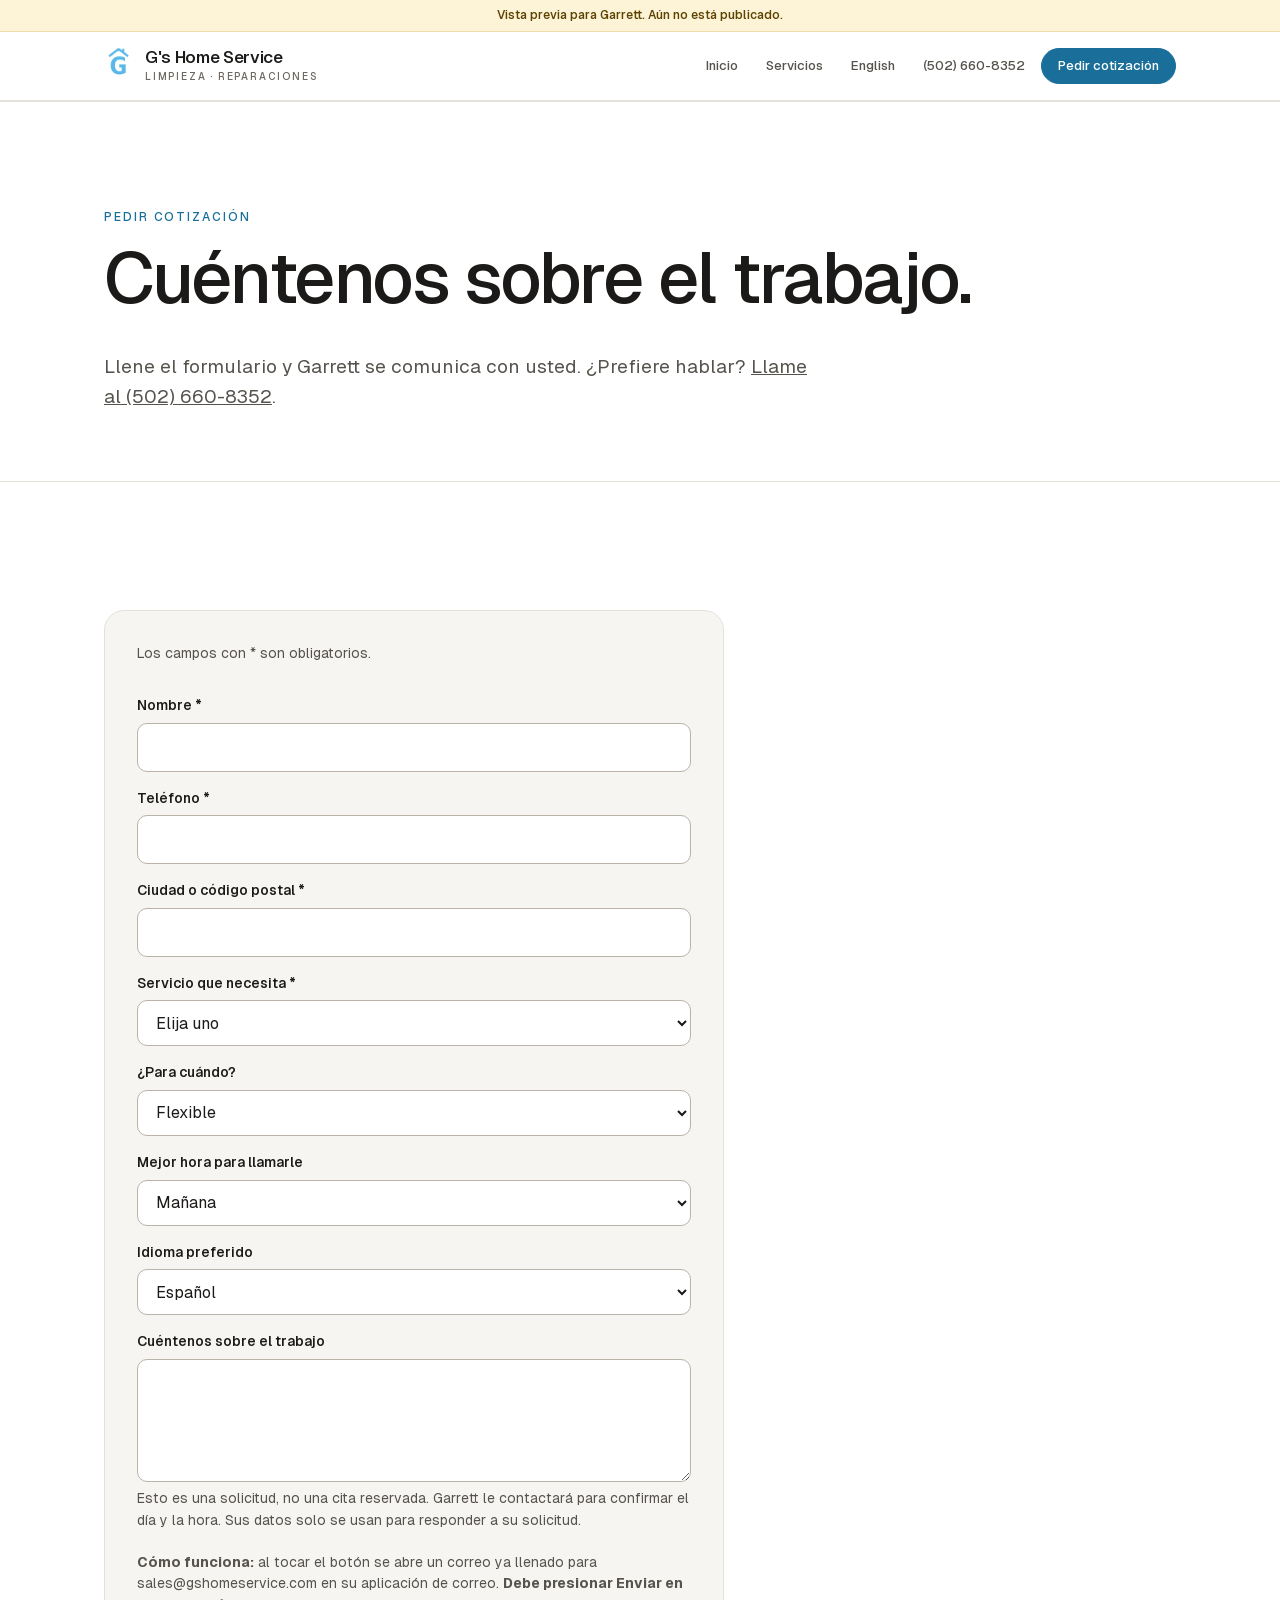
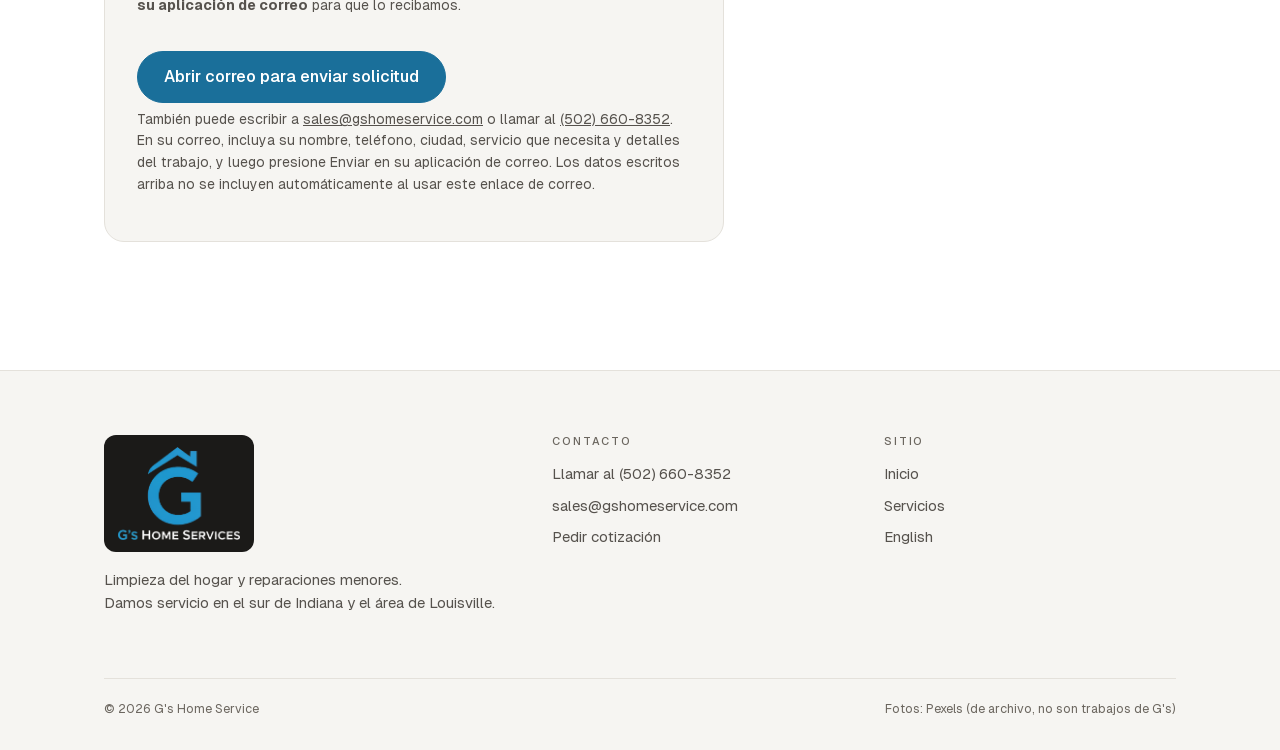
<file: es/solicitar.html>
<!doctype html>
<html lang="es">
<head>
<meta charset="utf-8">
<meta name="viewport" content="width=device-width, initial-scale=1, viewport-fit=cover">
<meta name="robots" content="noindex, nofollow"> <!-- PREVIEW: delete this one line at launch -->
<meta name="gs-build" content="v2.1">
<title>Pedir cotización | G's Home Service</title>
<meta name="description" content="Pida una cotización a G&#x27;s Home Service.">
<meta property="og:title" content="G's Home Service">
<meta property="og:description" content="Pida una cotización a G&#x27;s Home Service.">
<meta property="og:type" content="website">
<meta property="og:image" content="../assets/photos/hero-kitchen.jpg">
<link rel="alternate" hreflang="en" href="../request.html">
<link rel="icon" href="../favicon-32.png" sizes="32x32">
<link rel="apple-touch-icon" href="../apple-touch-icon.png">
<meta name="theme-color" content="#ffffff">
<link rel="preload" href="../assets/fonts/geist-sans-variable.woff2" as="font" type="font/woff2" crossorigin>
<link rel="stylesheet" href="../styles.css">
</head>
<body>
<a class="skip" href="#main">Saltar al contenido</a>
<div class="preview-flag">Vista previa para Garrett. Aún no está publicado.</div>
<header class="top"><div class="wrap">
<a class="brand" href="index.html"><img src="../assets/g-mark.png" alt="" width="29" height="40"><span><b>G's Home Service</b><small>Limpieza · Reparaciones</small></span></a>
<button class="menu-btn" aria-expanded="false" aria-controls="nav">Menú</button>
<nav class="main" id="nav" aria-label="Principal"><a href="index.html">Inicio</a><a href="servicios.html">Servicios</a><a href="../request.html" hreflang="en" lang="en">English</a><a href="tel:+15026608352">(502) 660-8352</a><a class="btn sm" href="solicitar.html">Pedir cotización</a></nav>
</div></header>
<main id="main">
<section class="pagehead"><div class="wrap"><span class="eyebrow">Pedir cotización</span><h1>Cuéntenos sobre el trabajo.</h1>
<p class="lede">Llene el formulario y Garrett se comunica con usted. ¿Prefiere hablar? <a href="tel:+15026608352">Llame al (502) 660-8352</a>.</p></div></section>
<section><div class="wrap">
<form id="quote" class="form" novalidate data-lang="es" data-to="sales@gshomeservice.com">
<p class="small">Los campos con * son obligatorios.</p>
<label for="f-name">Nombre *</label><input id="f-name" name="name" autocomplete="name" required>
<label for="f-phone">Teléfono *</label><input id="f-phone" name="phone" type="tel" autocomplete="tel" required>
<label for="f-town">Ciudad o código postal *</label><input id="f-town" name="town" autocomplete="address-level2" required>
<label for="f-service">Servicio que necesita *</label>
<select id="f-service" name="service" required><option value="">Elija uno</option><optgroup label="Limpieza"><option value="Limpieza: Limpieza estándar">Limpieza estándar</option><option value="Limpieza: Limpieza profunda">Limpieza profunda</option><option value="Limpieza: Limpieza de mudanza">Limpieza de mudanza</option><option value="Limpieza: Limpieza recurrente">Limpieza recurrente</option><option value="Limpieza: Limpieza comercial y de mantenimiento">Limpieza comercial y de mantenimiento</option><option value="Limpieza: No sé / otro">No sé / otro</option></optgroup><optgroup label="Ventanas"><option value="Ventanas: Residencial">Residencial</option><option value="Ventanas: No sé / otro">No sé / otro</option></optgroup><optgroup label="Reparaciones"><option value="Reparaciones: Reparación de paneles de yeso">Reparación de paneles de yeso</option><option value="Reparaciones: Molduras y marcos de puertas">Molduras y marcos de puertas</option><option value="Reparaciones: Pisos">Pisos</option><option value="Reparaciones: Accesorios de iluminación">Accesorios de iluminación</option><option value="Reparaciones: Otras reparaciones menores: pregunte">Otras reparaciones menores: pregunte</option><option value="Reparaciones: No sé / otro">No sé / otro</option></optgroup><optgroup label="Pintura"><option value="Pintura: No sé / otro">No sé / otro</option></optgroup><optgroup label="Remodelación de baños"><option value="Remodelación de baños: Renovaciones de medios baños y baños pequeños">Renovaciones de medios baños y baños pequeños</option><option value="Remodelación de baños: Mueble de baño, lavabo y llave">Mueble de baño, lavabo y llave</option><option value="Remodelación de baños: Instalación de inodoro">Instalación de inodoro</option><option value="Remodelación de baños: Pisos">Pisos</option><option value="Remodelación de baños: Paneles de yeso y molduras">Paneles de yeso y molduras</option><option value="Remodelación de baños: No sé / otro">No sé / otro</option></optgroup><optgroup label="Alfombras y tapetes"><option value="Alfombras y tapetes: Limpieza de alfombras">Limpieza de alfombras</option><option value="Alfombras y tapetes: Limpieza de tapetes">Limpieza de tapetes</option><option value="Alfombras y tapetes: No sé / otro">No sé / otro</option></optgroup><optgroup label="Exterior"><option value="Exterior: No sé / otro">No sé / otro</option></optgroup><option>Otra cosa</option></select>
<label for="f-urgency">¿Para cuándo?</label>
<select id="f-urgency" name="urgency"><option>Flexible</option><option>Esta semana</option><option>Lo antes posible</option></select>
<label for="f-time">Mejor hora para llamarle</label>
<select id="f-time" name="callback"><option>Mañana</option><option>Tarde</option><option>Noche</option></select>
<label for="f-lang">Idioma preferido</label>
<select id="f-lang" name="language"><option>English</option><option selected>Español</option></select>
<label for="f-msg">Cuéntenos sobre el trabajo</label><textarea id="f-msg" name="details" rows="4"></textarea>
<p class="small">Esto es una solicitud, no una cita reservada. Garrett le contactará para confirmar el día y la hora. Sus datos solo se usan para responder a su solicitud.</p>
<p class="small send-how"><strong>Cómo funciona:</strong> al tocar el botón se abre un correo ya llenado para sales@gshomeservice.com en su aplicación de correo. <strong>Debe presionar Enviar en su aplicación de correo</strong> para que lo recibamos.</p>
<button type="submit" class="btn big" disabled>Abrir correo para enviar solicitud</button>
<p class="small">También puede escribir a <a href="mailto:sales@gshomeservice.com">sales@gshomeservice.com</a> o llamar al <a href="tel:+15026608352">(502) 660-8352</a>. En su correo, incluya su nombre, teléfono, ciudad, servicio que necesita y detalles del trabajo, y luego presione Enviar en su aplicación de correo. Los datos escritos arriba no se incluyen automáticamente al usar este enlace de correo.</p>
<p id="f-err" class="err" role="alert" hidden></p>
</form>
<div id="f-done" class="log" aria-live="polite" hidden></div>
<noscript><p>Llame al <a href="tel:+15026608352">(502) 660-8352</a> o escriba a <a href="mailto:sales@gshomeservice.com">sales@gshomeservice.com</a>.</p></noscript>
</div></section>
</main>
<footer><div class="wrap">
<div class="grid">
<div><img class="flogo" src="../assets/gs-logo.png" alt="G's Home Service" width="150" height="114"><p>Limpieza del hogar y reparaciones menores.<br>Damos servicio en el sur de Indiana y el área de Louisville.</p></div>
<div><h2 class="fh">Contacto</h2><ul><li><a href="tel:+15026608352">Llamar al (502) 660-8352</a></li><li><a href="mailto:sales@gshomeservice.com">sales@gshomeservice.com</a></li><li><a href="solicitar.html">Pedir cotización</a></li></ul></div>
<div><h2 class="fh">Sitio</h2><ul><li><a href="index.html">Inicio</a></li><li><a href="servicios.html">Servicios</a></li><li><a href="../request.html">English</a></li></ul></div>
</div>
<div class="legal"><span>© 2026 G's Home Service</span><span>Fotos: Pexels (de archivo, no son trabajos de G's)</span></div>
</div></footer>
<nav class="callbar" aria-label="Contacto rápido"><a class="btn ghost" href="solicitar.html">Pedir cotización</a><a class="btn" href="tel:+15026608352">Llamar</a></nav>
<script src="../app.js" defer></script>
</body>
</html>
</file>
<file: styles.css>
/* G's Home Service: v2.
   Same type, spacing, header, hero, card, button and footer patterns; G's own logo blue as the one accent. */
@font-face{font-family:"Geist Sans";src:url(assets/fonts/geist-sans-variable.woff2) format("woff2");font-weight:100 900;font-display:swap}
:root{
  --bg:#131211;--bg2:#1c1b19;--bg3:#232220;--deep:#0a0908;
  --ink:#fcfcfc;--ink2:#a8a29e;--ink3:#948d88;
  --line:#2a2826;--line2:#3f3c3a;
  --blue:#2796cd;          /* G's logo blue (sampled from gshomeservice.com logo) */
  --max:1120px;--r:12px;--pill:999px;--ease:150ms ease;
  --font:"Geist Sans",ui-sans-serif,system-ui,-apple-system,"Segoe UI",Roboto,Arial,sans-serif;
}
*{box-sizing:border-box}
html{-webkit-text-size-adjust:100%;scroll-behavior:smooth;color-scheme:dark}
body{margin:0;background:var(--bg);color:var(--ink);font:400 16px/1.55 var(--font);-webkit-font-smoothing:antialiased}
img{max-width:100%;display:block;height:auto}
a{color:inherit}
.wrap{max-width:var(--max);margin:0 auto;padding:0 24px}
h1,h2,h3{font-weight:500;letter-spacing:-.035em;line-height:1.05;margin:0 0 .5em}
h1{font-size:clamp(40px,6.2vw,72px)}
h2{font-size:clamp(28px,4vw,48px)}
h3{font-size:20px;line-height:1.25;letter-spacing:-.02em;font-weight:550}
p{margin:0 0 1em}
.lede{font-size:clamp(17px,1.7vw,19px);color:var(--ink2);max-width:38em}
.eyebrow{font:500 12px/1 var(--font);letter-spacing:.16em;text-transform:uppercase;color:var(--ink3);margin:0 0 18px;display:block}
.preview-flag{background:#2a2410;color:#e9d9a8;font:550 12px/1.4 var(--font);text-align:center;padding:7px 16px}

/* header: solid, no blur */
.top{position:sticky;top:0;z-index:20;background:var(--bg);border-bottom:1px solid var(--line)}
.top .wrap{display:flex;align-items:center;justify-content:space-between;height:68px;gap:16px}
.brand{text-decoration:none;display:flex;align-items:center;gap:12px;line-height:1}
.brand img{width:29px;height:40px}
.brand span{display:flex;flex-direction:column}
.brand b{font:550 17px/1 var(--font);letter-spacing:-.02em}
.brand small{font:500 10px/1 var(--font);letter-spacing:.18em;text-transform:uppercase;color:var(--ink3);margin-top:6px}
nav.main{display:flex;gap:4px;align-items:center}
nav.main a{text-decoration:none;font-size:13px;font-weight:500;color:var(--ink2);padding:8px 12px;border-radius:var(--pill)}
nav.main a:hover{color:var(--ink);background:rgba(255,255,255,.04)}
nav.main a[aria-current]{color:var(--ink);background:rgba(255,255,255,.06)}
nav.main a.btn,nav.main a.btn:hover{color:var(--bg);background:var(--ink);padding:0 16px}
.menu-btn{display:none;background:transparent;border:1px solid var(--line2);border-radius:var(--pill);height:36px;padding:0 14px;font:550 13px var(--font);color:var(--ink)}
@media(max-width:900px){
  nav.main{display:none;position:absolute;left:0;right:0;top:68px;background:var(--bg);flex-direction:column;align-items:stretch;gap:0;border-bottom:1px solid var(--line);padding:8px 24px 18px}
  nav.main a{padding:14px 4px;border-radius:0;font-size:16px;border-bottom:1px solid var(--line)}
  nav.main a.btn{margin-top:14px;justify-content:center;min-height:48px}
  .top.open nav.main{display:flex}.menu-btn{display:inline-block}
}

/* buttons */
.btn{display:inline-flex;align-items:center;justify-content:center;gap:8px;min-height:44px;padding:0 22px;border-radius:var(--pill);font:550 14px/1 var(--font);text-decoration:none;border:1px solid var(--ink);background:var(--ink);color:var(--bg);cursor:pointer;transition:background var(--ease),border-color var(--ease)}
.btn:hover{background:#fff;border-color:#fff;color:#000}
.btn.ghost{background:transparent;color:var(--ink);border-color:var(--line2)}
.btn.ghost:hover{background:rgba(255,255,255,.06);border-color:var(--ink2)}
.btn.line-light{background:transparent;color:var(--ink);border-color:rgba(255,255,255,.32)}
.btn.line-light:hover{background:rgba(255,255,255,.08)}
.btn.sm{min-height:36px;padding:0 16px;font-size:13px}
.btn.big{min-height:52px;padding:0 26px;font-size:16px}

/* hero: full-bleed photo, dark scrim, copy bottom-left */
.hero{position:relative;min-height:min(86vh,760px);display:flex;align-items:flex-end;overflow:hidden;background:var(--deep);padding:0}
.hero picture,.hero picture img{position:absolute;inset:0;width:100%;height:100%;object-fit:cover;object-position:60% 50%}
.hero:after{content:"";position:absolute;inset:0;background:linear-gradient(105deg,rgba(10,9,8,.9) 0%,rgba(10,9,8,.66) 42%,rgba(10,9,8,.3) 72%,rgba(10,9,8,.45) 100%)}
.hero .wrap{position:relative;z-index:2;padding-bottom:10vh;padding-top:120px;width:100%}
.hero .wrap>*{max-width:600px}
.hero h1{font-size:clamp(40px,5.6vw,68px);letter-spacing:-.04em}
.hero .lede{color:rgba(252,252,252,.8)}
.hero .eyebrow{color:rgba(252,252,252,.6)}
.actions{display:flex;flex-wrap:wrap;gap:10px;margin-top:28px}
.credit{position:absolute;right:14px;bottom:10px;z-index:2;font-size:11px;color:rgba(252,252,252,.4)}
@media(max-width:700px){
  .hero{min-height:auto;display:block;background:var(--bg)}
  .hero picture{position:relative;display:block;height:260px}
  .hero:after{background:linear-gradient(to top,var(--bg) 0%,rgba(10,9,8,.1) 55%,rgba(10,9,8,.3) 100%);height:260px}
  .hero .wrap{padding:24px 24px 48px}.credit{top:238px;bottom:auto;font-size:10px}
  .actions .btn{flex:1 1 100%}
}

/* facts strip under the hero */
.facts{padding:0;border-bottom:1px solid var(--line);background:var(--deep)}
.facts ul{list-style:none;margin:0;padding:0;display:grid;grid-template-columns:repeat(4,1fr)}
.facts li{padding:26px 24px 26px 0;border-right:1px solid var(--line);margin-right:24px}
.facts li:last-child{border-right:0;margin-right:0}
.facts b{display:block;font-weight:550;font-size:15px;margin-bottom:4px}
.facts span{color:var(--ink2);font-size:14px;line-height:1.45;display:block}
@media(max-width:860px){.facts ul{grid-template-columns:1fr 1fr}.facts li{border-right:0;margin:0;padding:20px 12px 20px 0;border-bottom:1px solid var(--line)}}
@media(max-width:520px){.facts ul{grid-template-columns:1fr}.facts li{padding:16px 0}.facts li:last-child{border-bottom:0}}

/* sections */
section{padding:clamp(72px,10vw,128px) 0}
.alt{background:var(--bg2)}
.sec-head{display:flex;justify-content:space-between;align-items:end;gap:20px;flex-wrap:wrap;margin-bottom:36px}
.sec-head h2{margin:0}
.grid2{display:grid;grid-template-columns:1fr 1fr;gap:clamp(32px,6vw,80px);align-items:center}
@media(max-width:860px){.grid2{grid-template-columns:1fr}}

/* featured card + service cards */
.fd-card{display:grid;grid-template-columns:1.4fr 1fr;gap:clamp(20px,4vw,48px);align-items:center;border:1px solid var(--line);border-radius:20px;padding:clamp(24px,4vw,40px);background:var(--bg2);margin-bottom:20px}
.fd-card h3{font-size:clamp(24px,2.6vw,32px);line-height:1.15;letter-spacing:-.02em;font-weight:500;margin:14px 0 10px}
.fd-card p{color:var(--ink2);margin:0;max-width:36em}
.fd-card-actions{display:flex;flex-direction:column;align-items:flex-start;gap:14px}
.fd-card-link{text-decoration:underline;text-underline-offset:3px;font-size:15px}
.tag{display:inline-block;font:550 11px/1 var(--font);letter-spacing:.14em;text-transform:uppercase;padding:8px 12px;border-radius:var(--pill);border:1px solid var(--line2);color:var(--ink2)}
.tag.blue{border-color:rgba(39,150,205,.55);color:#8cc9ea}
.offer-grid{display:grid;grid-template-columns:repeat(3,1fr);gap:20px;list-style:none;margin:0;padding:0}
.offer{display:flex;flex-direction:column;align-items:flex-start;border:1px solid var(--line);border-radius:20px;padding:clamp(22px,3vw,32px)}
.offer .num{font:500 13px/1 var(--font);letter-spacing:.08em;color:var(--ink3);margin-bottom:14px}
.offer h3{font-size:21px;margin:0 0 10px}
.offer p{color:var(--ink2);font-size:15px;margin:0}
@media(max-width:960px){.offer-grid{grid-template-columns:1fr 1fr}}
@media(max-width:860px){.fd-card{grid-template-columns:1fr}.fd-card-actions .btn{width:100%}}
@media(max-width:620px){.offer-grid{grid-template-columns:1fr}}

/* numbered steps (rule rows) */
.steps{list-style:none;margin:24px 0 0;padding:0;counter-reset:s}
.steps li{counter-increment:s;position:relative;padding:18px 0 18px 48px;border-top:1px solid var(--line);color:var(--ink2)}
.steps li:last-child{border-bottom:1px solid var(--line)}
.steps li:before{content:counter(s,decimal-leading-zero);position:absolute;left:0;top:21px;font:500 13px/1 var(--font);letter-spacing:.08em;color:var(--blue)}
.steps li b{color:var(--ink);font-weight:550;display:block;margin-bottom:2px}
.photo{border-radius:16px;overflow:hidden;border:1px solid var(--line);margin:0}
.photo img{width:100%;aspect-ratio:4/3;object-fit:cover}
.cap{font-size:12.5px;color:var(--ink3);margin-top:10px}

/* questions */
.faq{border-top:1px solid var(--line)}
.faq details{border-bottom:1px solid var(--line)}
.faq summary{cursor:pointer;list-style:none;padding:22px 40px 22px 0;font-size:18px;font-weight:550;letter-spacing:-.015em;position:relative}
.faq summary::-webkit-details-marker{display:none}
.faq summary:after{content:"+";position:absolute;right:4px;top:18px;font-size:24px;font-weight:300;color:var(--ink3)}
.faq details[open] summary:after{content:"–"}
.faq details p{color:var(--ink2);margin:-6px 0 22px;max-width:44em}
.faq-grid{display:grid;grid-template-columns:1fr 1.6fr;gap:clamp(32px,6vw,80px)}
@media(max-width:860px){.faq-grid{grid-template-columns:1fr;gap:8px}}

/* closing band with photo */
.band{position:relative;padding:0;overflow:hidden;background:var(--deep)}
.band picture,.band picture img{position:absolute;inset:0;width:100%;height:100%;object-fit:cover}
.band:after{content:"";position:absolute;inset:0;background:rgba(10,9,8,.72)}
.band .wrap{position:relative;z-index:2;padding:clamp(80px,12vw,150px) 24px}
.band h2{max-width:14em;font-weight:400}
.band .lede{color:rgba(255,255,255,.85)}

/* page heads, form (inner pages) */
.pagehead{padding:clamp(64px,9vw,110px) 0 clamp(32px,4vw,52px);border-bottom:1px solid var(--line)}
.list{color:var(--ink2);padding-left:18px}.list li{margin:.35em 0}
.form{display:grid;gap:6px;border:1px solid var(--line);border-radius:20px;padding:clamp(22px,3vw,32px);background:var(--bg2);max-width:620px}
.form label{font-weight:550;font-size:14px;margin-top:10px}
input,select,textarea{font:inherit;padding:11px 14px;border:1px solid var(--line2);border-radius:10px;min-height:46px;width:100%;background:var(--bg);color:var(--ink)}
input:focus,select:focus,textarea:focus{border-color:var(--blue);outline:none}
.form .btn{margin-top:14px;justify-self:start}
.small{font-size:14px;color:var(--ink2)}
.err{color:#f3a3a3;font-weight:550}
.log{margin-top:16px;border:1px solid var(--line2);border-radius:14px;padding:16px;max-width:620px;background:var(--bg2);color:var(--ink2)}

/* footer */
footer{border-top:1px solid var(--line);padding:64px 0 32px;color:var(--ink2);font-size:15px;background:var(--bg)}
footer .grid{display:grid;grid-template-columns:1.4fr 1fr 1fr;gap:40px}
footer .flogo{width:150px;margin-bottom:16px}
footer h2.fh{font:500 11px var(--font);letter-spacing:.16em;text-transform:uppercase;color:var(--ink3);margin:0 0 14px}
footer ul{list-style:none;margin:0;padding:0}footer li{margin:8px 0}
footer a{text-decoration:none}footer a:hover{color:var(--ink)}
footer .legal{border-top:1px solid var(--line);margin-top:48px;padding-top:20px;font-size:12.5px;color:var(--ink3);display:flex;justify-content:space-between;flex-wrap:wrap;gap:10px}
@media(max-width:760px){footer .grid{grid-template-columns:1fr;gap:28px}}

/* mobile call bar */
.callbar{display:none}
@media(max-width:700px){
  .callbar{display:grid;grid-template-columns:1fr 1fr;gap:8px;position:fixed;left:0;right:0;bottom:0;z-index:30;padding:10px 12px calc(10px + env(safe-area-inset-bottom));background:var(--bg);border-top:1px solid var(--line);margin:0}
  .callbar .btn{min-height:46px}
  body{padding-bottom:72px}
  .hero .actions .btn.line-light{display:none}
}
.skip{position:absolute;left:-999px}.skip:focus{left:12px;top:12px;z-index:99;background:var(--ink);color:var(--bg);padding:8px 12px;border-radius:var(--pill)}
:focus-visible{outline:2px solid var(--ink);outline-offset:3px}
@media(prefers-reduced-motion:reduce){html{scroll-behavior:auto}*{transition:none!important}}
[id]{scroll-margin-top:84px}
picture{display:block}

/* ===== v2.1 light theme ===== */
:root{
  --bg:#ffffff;--bg2:#f6f5f2;--bg3:#eeece8;--deep:#f1f0ec;
  --ink:#1b1a18;--ink2:#56524d;--ink3:#6b665f;
  --line:#e4e1db;--line2:#cfcac2;
  --blue:#2796cd;--blue-ink:#1a6f9a;   /* blue-ink: AA-contrast text version of G's blue on white */
}
html{color-scheme:light}
.preview-flag{background:#fdf3d7;color:#5c4300;border-bottom:1px solid #f0dfa8}
.top{background:#fff;box-shadow:0 1px 0 var(--line)}
nav.main a:hover{background:rgba(0,0,0,.04)}
nav.main a[aria-current]{background:rgba(0,0,0,.06)}
nav.main a.btn,nav.main a.btn:hover{color:#fff;background:var(--blue-ink);border-color:var(--blue-ink)}
.btn{background:var(--blue-ink);border-color:var(--blue-ink);color:#fff}
.btn:hover{background:#155a7d;border-color:#155a7d;color:#fff}
.btn.ghost{background:#fff;color:var(--ink);border-color:var(--line2)}
.btn.ghost:hover{background:var(--bg2);border-color:var(--ink3);color:var(--ink)}
.btn.line-light{background:#fff;color:var(--ink);border-color:var(--line2)}
.btn.line-light:hover{background:var(--bg2)}
/* hero: brighter photo, light gradient behind the copy */
.hero{background:#fff;color:var(--ink)}
.hero:after{background:linear-gradient(100deg,rgba(255,255,255,.97) 0%,rgba(255,255,255,.92) 44%,rgba(255,255,255,.5) 62%,rgba(255,255,255,0) 80%)}
.hero .lede{color:var(--ink2)}
.hero .eyebrow{color:var(--blue-ink)}
.credit{color:rgba(0,0,0,.55);background:rgba(255,255,255,.7);padding:2px 6px;border-radius:4px}
@media(max-width:700px){
  .hero:after{display:none}
  .credit{top:232px}
}
.facts{background:var(--bg2)}
.eyebrow{color:var(--blue-ink)}
.tag.blue{border-color:rgba(39,150,205,.5);color:var(--blue-ink);background:#eef7fc}
.fd-card{background:var(--bg2)}
.offer{background:#fff}
.steps li:before{color:var(--blue-ink)}
.alt .offer,.alt .photo{background:#fff}
/* photo band -> soft light band */
.band{background:var(--bg2)}
.band picture{left:55%;width:45%}
.band picture img{position:absolute;inset:0}
.band:after{background:linear-gradient(90deg,var(--bg2) 0%,var(--bg2) 52%,rgba(246,245,242,.6) 62%,rgba(246,245,242,0) 75%)}
.band .eyebrow{color:var(--blue-ink)!important}
.band .lede{color:var(--ink2)}
@media(max-width:700px){.band picture{display:none}.band:after{display:none}}
.form{background:var(--bg2)}
input,select,textarea{background:#fff;color:var(--ink);border-color:#b9b3aa}
.err{color:#a11d1d}
.log{background:#eef7fc;border-color:#b7dcef;color:var(--ink)}
footer{background:var(--bg2);border-top:1px solid var(--line)}
footer .flogo{background:#1b1a18;padding:12px 14px;border-radius:12px;box-sizing:content-box;width:122px}
.callbar{background:#fff;border-top:1px solid var(--line)}
:focus-visible{outline:2px solid var(--blue-ink)}
.skip:focus{background:var(--ink);color:#fff}
/* services checklist (from Garrett's current site) */
.sr{position:absolute;width:1px;height:1px;overflow:hidden;clip:rect(0 0 0 0);white-space:nowrap}
.checklist{border-top:1px solid var(--line)}
.ck-lede{color:var(--ink2);max-width:40em;margin:-18px 0 28px}
.ck{border:1px solid var(--line);border-radius:20px;overflow:hidden;background:#fff}
.ck details+details{border-top:1px solid var(--line)}
.ck summary{cursor:pointer;list-style:none;display:flex;align-items:center;gap:12px;padding:20px clamp(18px,3vw,28px);font-size:18px;font-weight:550;letter-spacing:-.015em;position:relative}
.ck summary::-webkit-details-marker{display:none}
.ck summary:after{content:"+";margin-left:auto;font-size:24px;font-weight:300;color:var(--ink3);line-height:1}
.ck details[open] summary:after{content:"–"}
.ck summary:hover{background:var(--bg2)}
.ck-n{font:500 12px/1 var(--font);color:var(--ink3);border:1px solid var(--line2);border-radius:var(--pill);padding:5px 9px}
.ck table{width:100%;border-collapse:collapse;font-size:15px}
.ck thead th{font:550 11px/1.2 var(--font);letter-spacing:.12em;text-transform:uppercase;color:var(--ink3);background:var(--bg2);padding:12px 8px;text-align:center;border-top:1px solid var(--line)}
.ck thead th:first-child{text-align:left;padding-left:clamp(18px,3vw,28px)}
.ck tbody th{font-weight:400;text-align:left;padding:12px 8px 12px clamp(18px,3vw,28px);color:var(--ink)}
.ck tbody tr{border-top:1px solid var(--line)}
.ck td{width:15%;text-align:center;padding:12px 8px}
.ck td.y:before{content:"✓";color:var(--blue-ink);font-weight:700;font-size:17px}
.ck td.n:before{content:"–";color:#b9b3aa}
.ck-foot{margin-top:18px}
@media(max-width:620px){.ck table{font-size:14px;table-layout:fixed}.ck thead th:not(:first-child),.ck td{width:58px;padding:10px 2px}.ck thead th{font-size:9px;letter-spacing:.02em;padding:10px 2px;hyphens:auto}.ck tbody th,.ck thead th:first-child{padding-left:14px}.ck summary{padding:18px 14px}}
/* reviews (linked to real public profiles) */
.rv-plat,.rv-quotes{list-style:none;margin:0;padding:0;display:grid;grid-template-columns:repeat(3,1fr);gap:16px}
.rv-plat{margin-bottom:20px}
.rv-plat a,.rv-plat .rv-ph>div{display:flex;flex-direction:column;gap:4px;height:100%;box-sizing:border-box;border:1px solid var(--line);border-radius:20px;padding:22px 24px;background:#fff;text-decoration:none;color:var(--ink)}
.rv-plat a:hover,.rv-quotes a:hover{border-color:var(--ink3)}
.rv-plat b{font-size:13px;letter-spacing:.12em;text-transform:uppercase;color:var(--ink3);font-weight:550}
.rv-score{font-size:36px;font-weight:500;letter-spacing:-.03em;line-height:1.1}.rv-score small{font-size:15px;color:var(--ink3)}
.rv-n{color:var(--ink2);font-size:15px}
.rv-go{margin-top:auto;padding-top:10px;font-size:14px;font-weight:550;color:var(--blue-ink)}
.rv-ph>div{border-style:dashed!important;background:transparent!important}
.rv-ph .rv-go{color:#8a6a00;font-weight:500}
.rv-quotes a{display:flex;flex-direction:column;height:100%;box-sizing:border-box;border:1px solid var(--line);border-radius:20px;padding:24px;background:#fff;text-decoration:none;color:var(--ink)}
.rv-quotes blockquote{margin:0 0 18px;font-size:16px;line-height:1.55}
.rv-who{margin-top:auto;font-size:13.5px;color:var(--ink3)}.rv-who b{color:var(--ink);font-weight:550}
.reviews .small{margin-top:18px}
@media(max-width:860px){.rv-plat,.rv-quotes{grid-template-columns:1fr}}
.reviews{border-top:1px solid var(--line)}
/* sub-categories under each main service */
.offer .subs{list-style:none;margin:16px 0 0;padding:14px 0 0;border-top:1px solid var(--line);display:flex;flex-wrap:wrap;gap:6px;width:100%}
.offer .subs li{font-size:13px;line-height:1.2;color:var(--ink2);border:1px solid var(--line2);border-radius:var(--pill);padding:6px 10px;background:#fff}
.offer .svc-link{margin-top:14px;font-size:14px;font-weight:550;color:var(--blue-ink);text-decoration:none}
.offer .svc-link:hover{text-decoration:underline}

/* Native collapsible service categories: usable without JavaScript. */
.service-accordions .offer{display:block;padding:0;align-self:start}
.service-category{width:100%}
.service-category summary{display:flex;align-items:center;gap:16px;cursor:pointer;padding:24px;list-style:none}
.service-category summary::-webkit-details-marker{display:none}
.service-category summary::after{content:"+";margin-left:auto;font-size:24px}
.service-category[open] summary::after{content:"−"}
.service-category summary:focus-visible{outline:3px solid var(--blue-ink);outline-offset:-4px;border-radius:16px}
.service-category summary .num{margin:0}.service-category summary h3{margin:0;font-size:22px}
.service-content{padding:0 24px 24px}.service-content .subs{margin-top:0}
.service-content .svc-link{display:inline-block}
</file>
